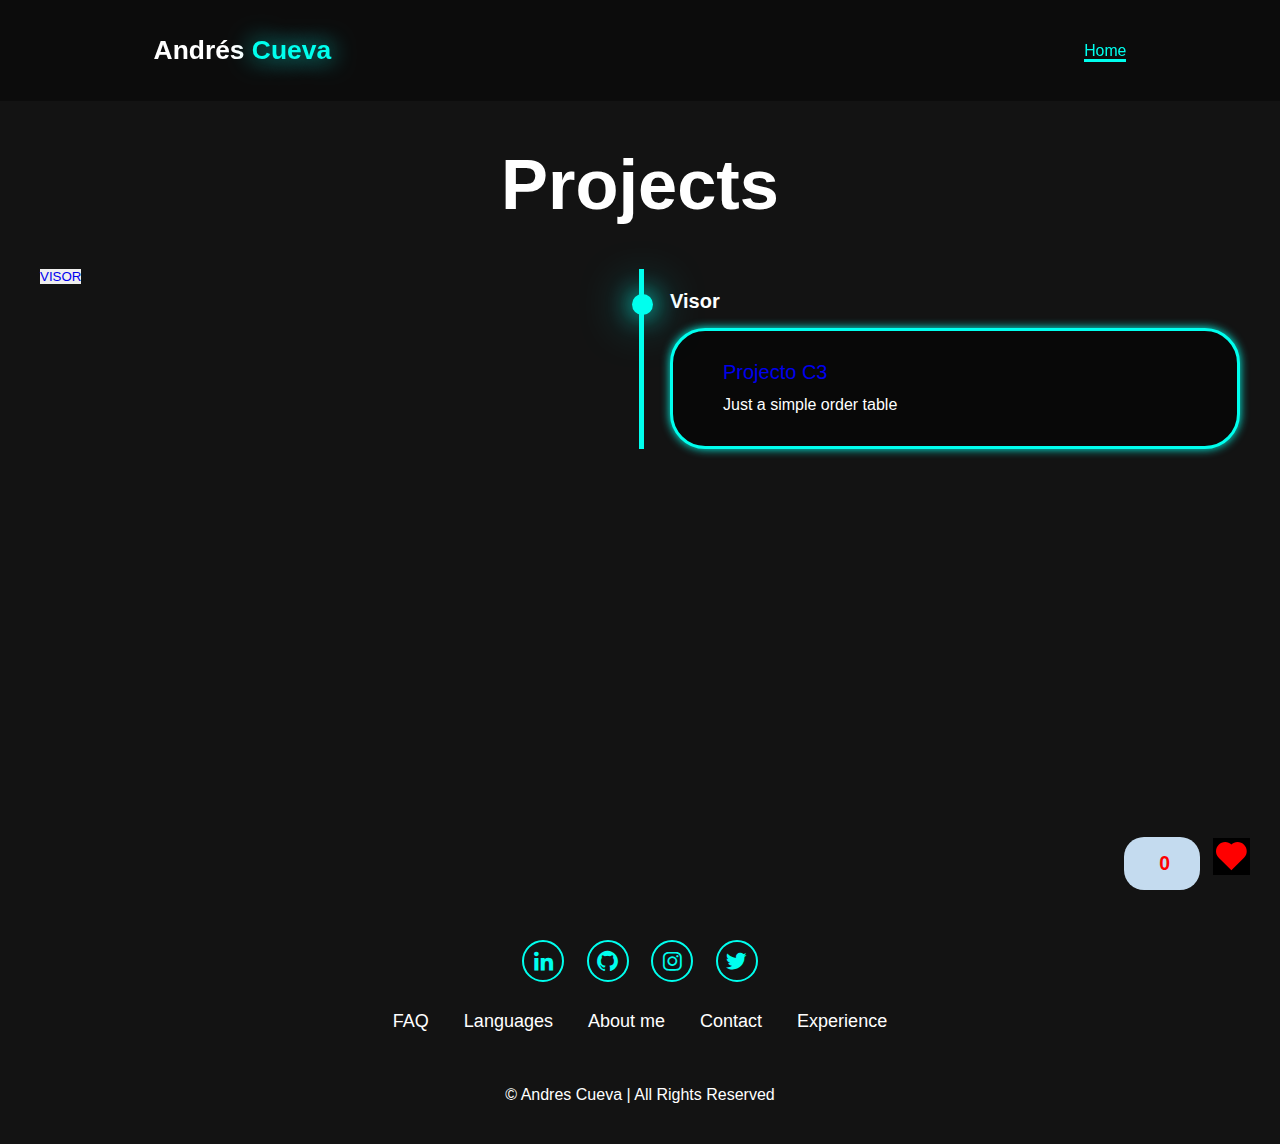
<file: index.html>
<!DOCTYPE html>
<html lang="en">
<head>
    <meta charset="UTF-8">
    <meta name="viewport" content="width=device-width, initial-scale=1.0">
    <title>Andres Cueva</title>
    <link rel="stylesheet" href="./css/styles.css">
    <link href='https://unpkg.com/boxicons@2.1.4/css/boxicons.min.css' rel='stylesheet'>

</head>
<body>
<header class="header">
    <a href="#home" class="logo">Andrés
        <span>Cueva</span></a>

    <i class='bx bx-menu' id="menu-icon"></i>

    <nav class="navbar">
        <a href="#home" class="active">Home</a>
    </nav>
</header>


<section class="education" id="education">
    <h2 class="heading">Projects</h2>
    <div class="timeline-items" >
        <button><a href="https://www.andrescueva.site/visor/">VISOR</a></button>
        <div class="timeline-item">
            <div class="timeline-dot"></div>
                <div class="timeline-date">Visor</div>
                <div class="timeline-content">
                    <h3><a href="https://www.andrescueva.site/visor/">Projecto C3</a></h3>
                    <p> Just a simple order table <br> </p>
                </div>

        </div>
    </div>
</section>
<footer class="footer">
    <div class="social">
        <a href="https://linkedin.com/in/andres-cueva/"><i class='bx bxl-linkedin'></i></a>
        <a href="https://github.com/AndrewJk98"><i class='bx bxl-github'></i></a>
        <a href="#"><i class='bx bxl-instagram'></i></a>
        <a href="#"><i class='bx bxl-twitter'></i></a>
    </div>
    <ul class="list">
        <li><a href="#">FAQ</a></li>
        <li><a href="#">Languages</a></li>
        <li><a href="#">About me</a></li>
        <li><a href="#">Contact</a></li>
        <li><a href="#">Experience</a></li>
    </ul>
    <p class="copyright"> © Andres Cueva | All Rights Reserved</p>
</footer>
<div id="like-counter">
    <span id="like-count">0</span>
</div>
<div id="plus-button">
    <button id="like-btn">
        <i class='bx bxs-heart' ></i>
    </button>
</div>
<script src="js/scripts.js"></script>
</body>
</html>
</file>
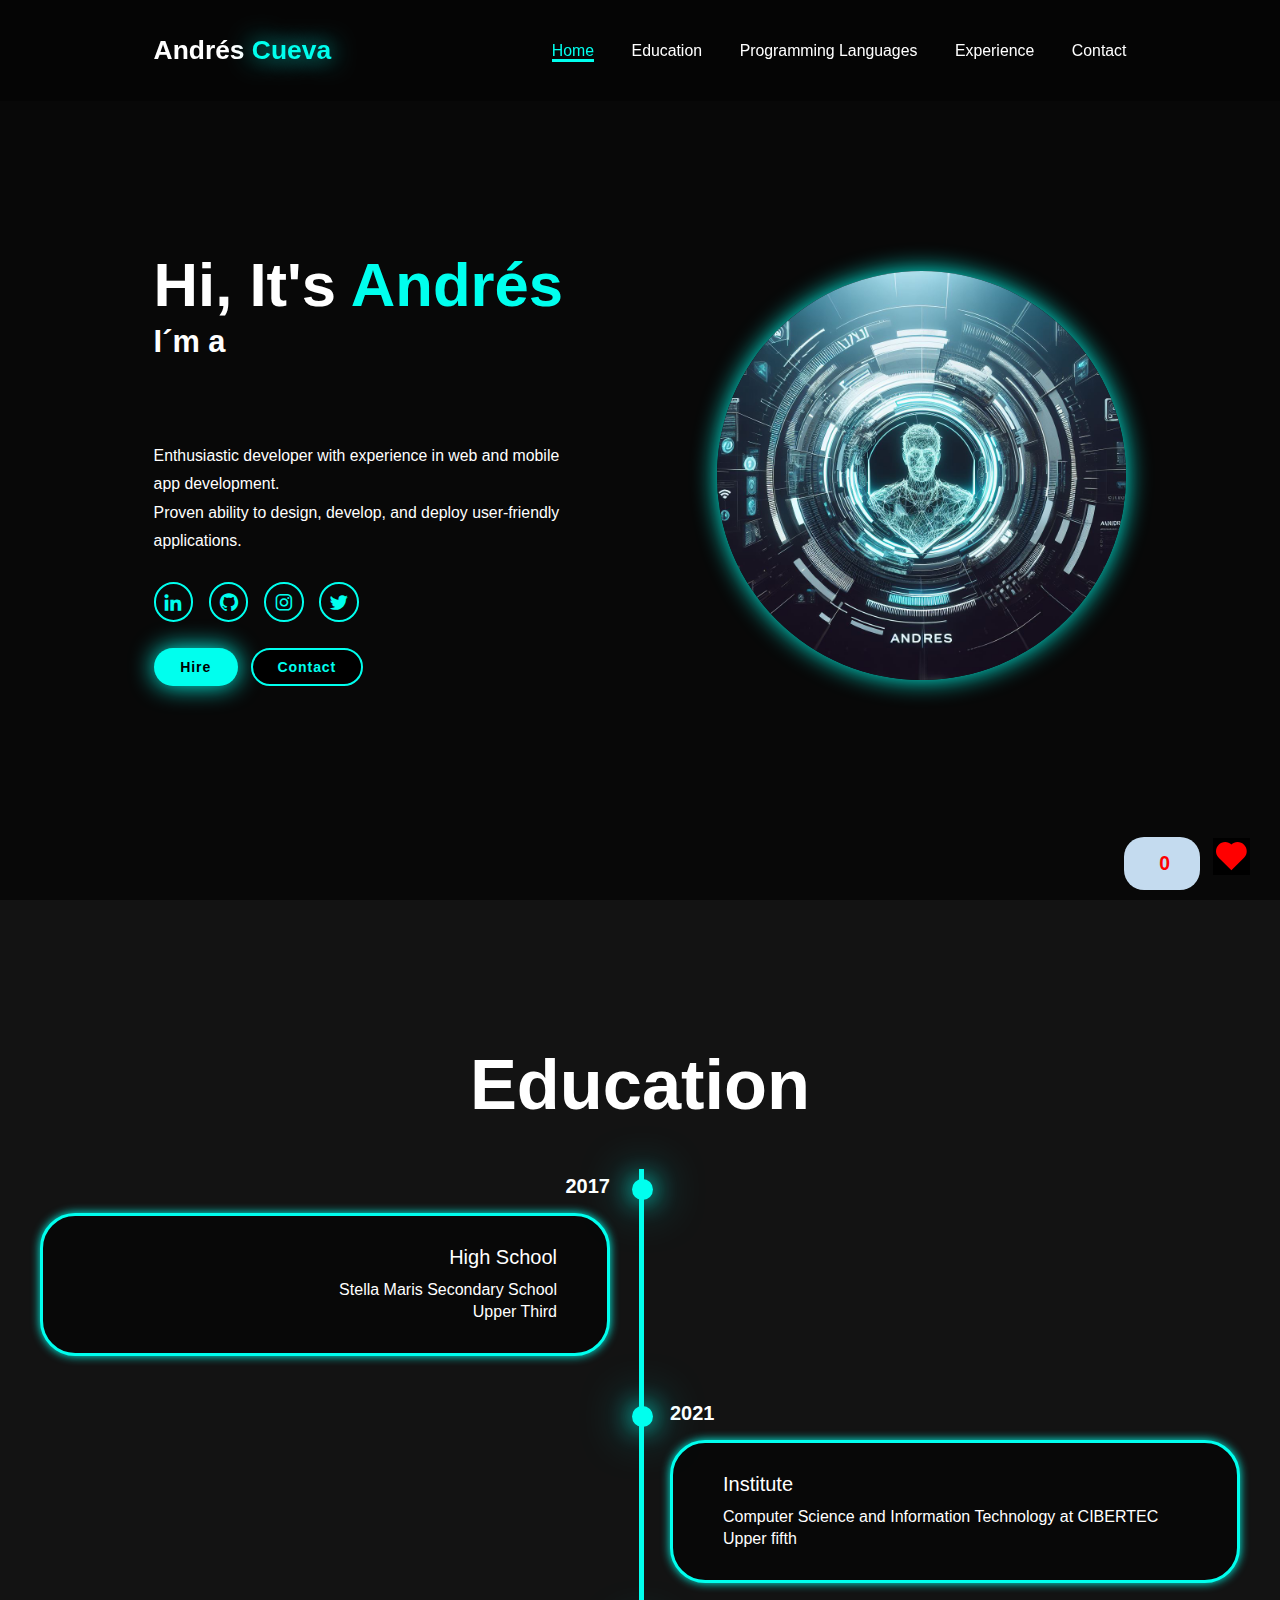
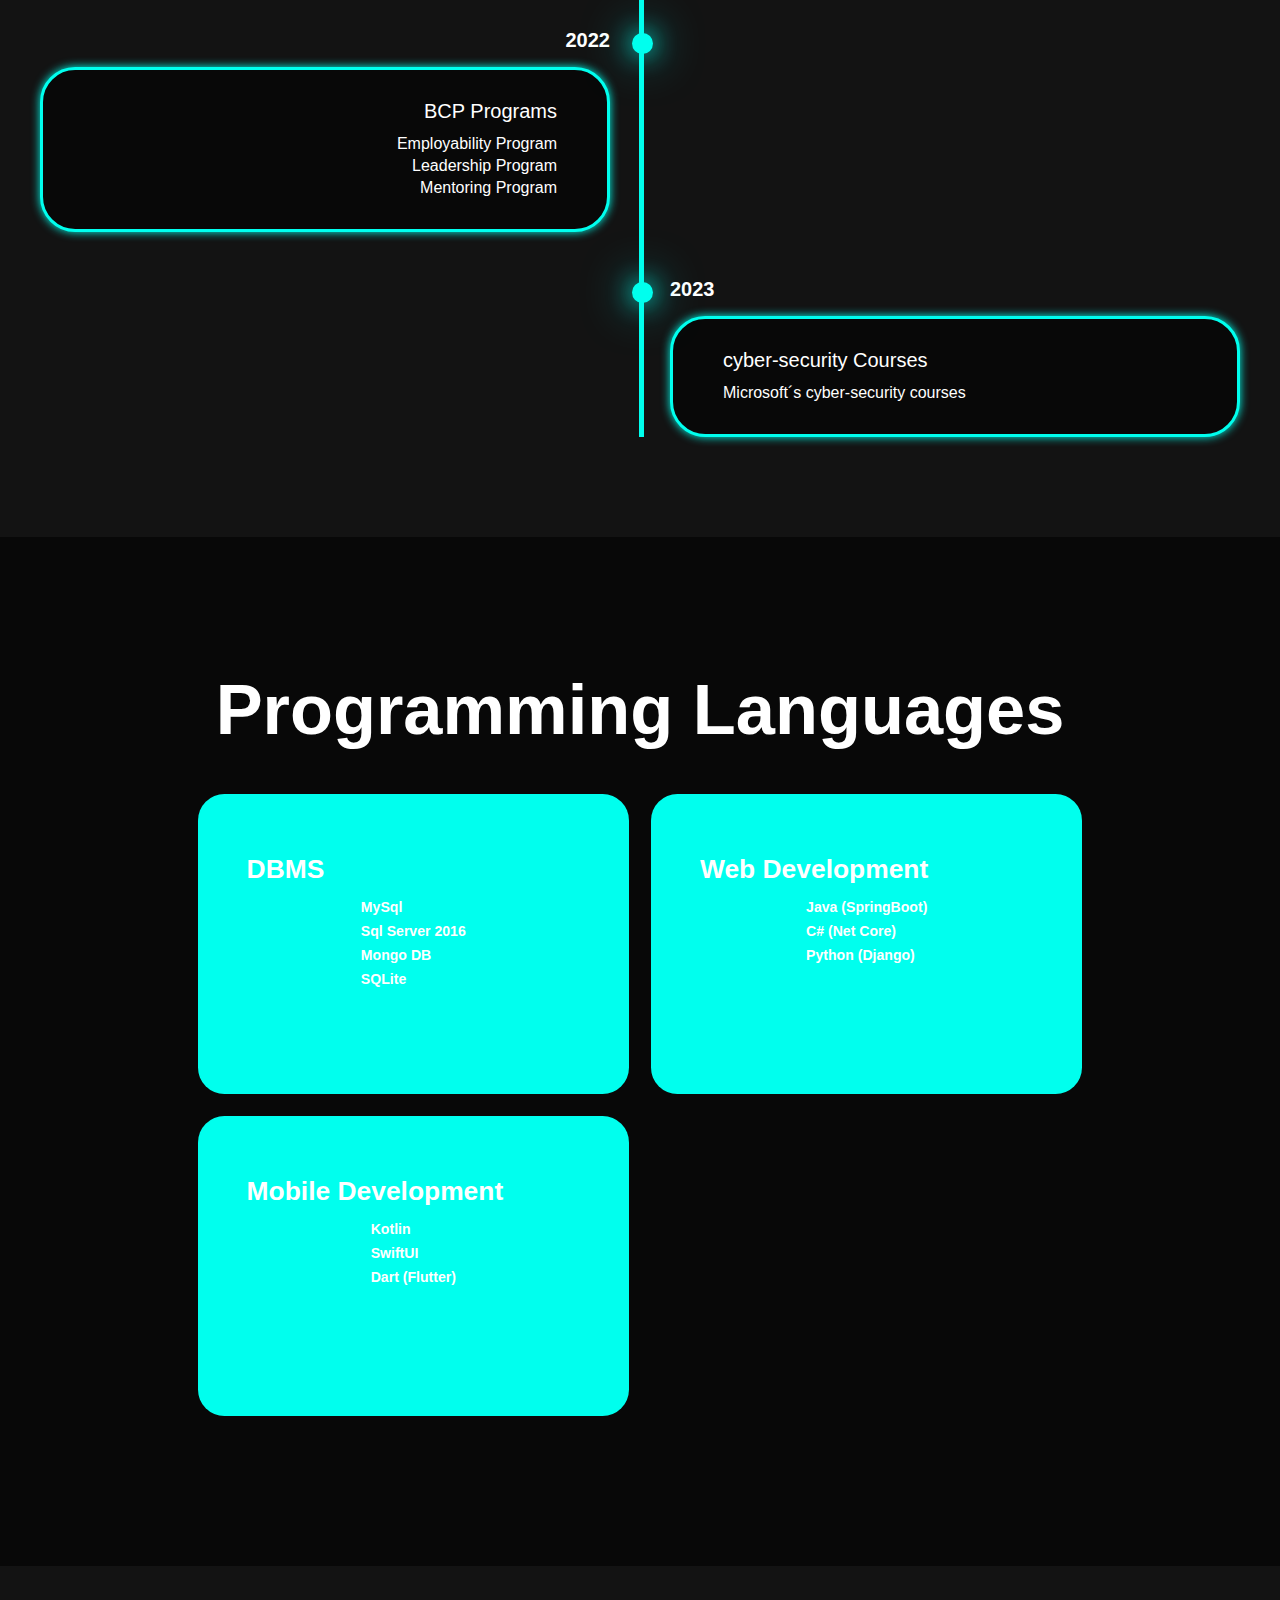
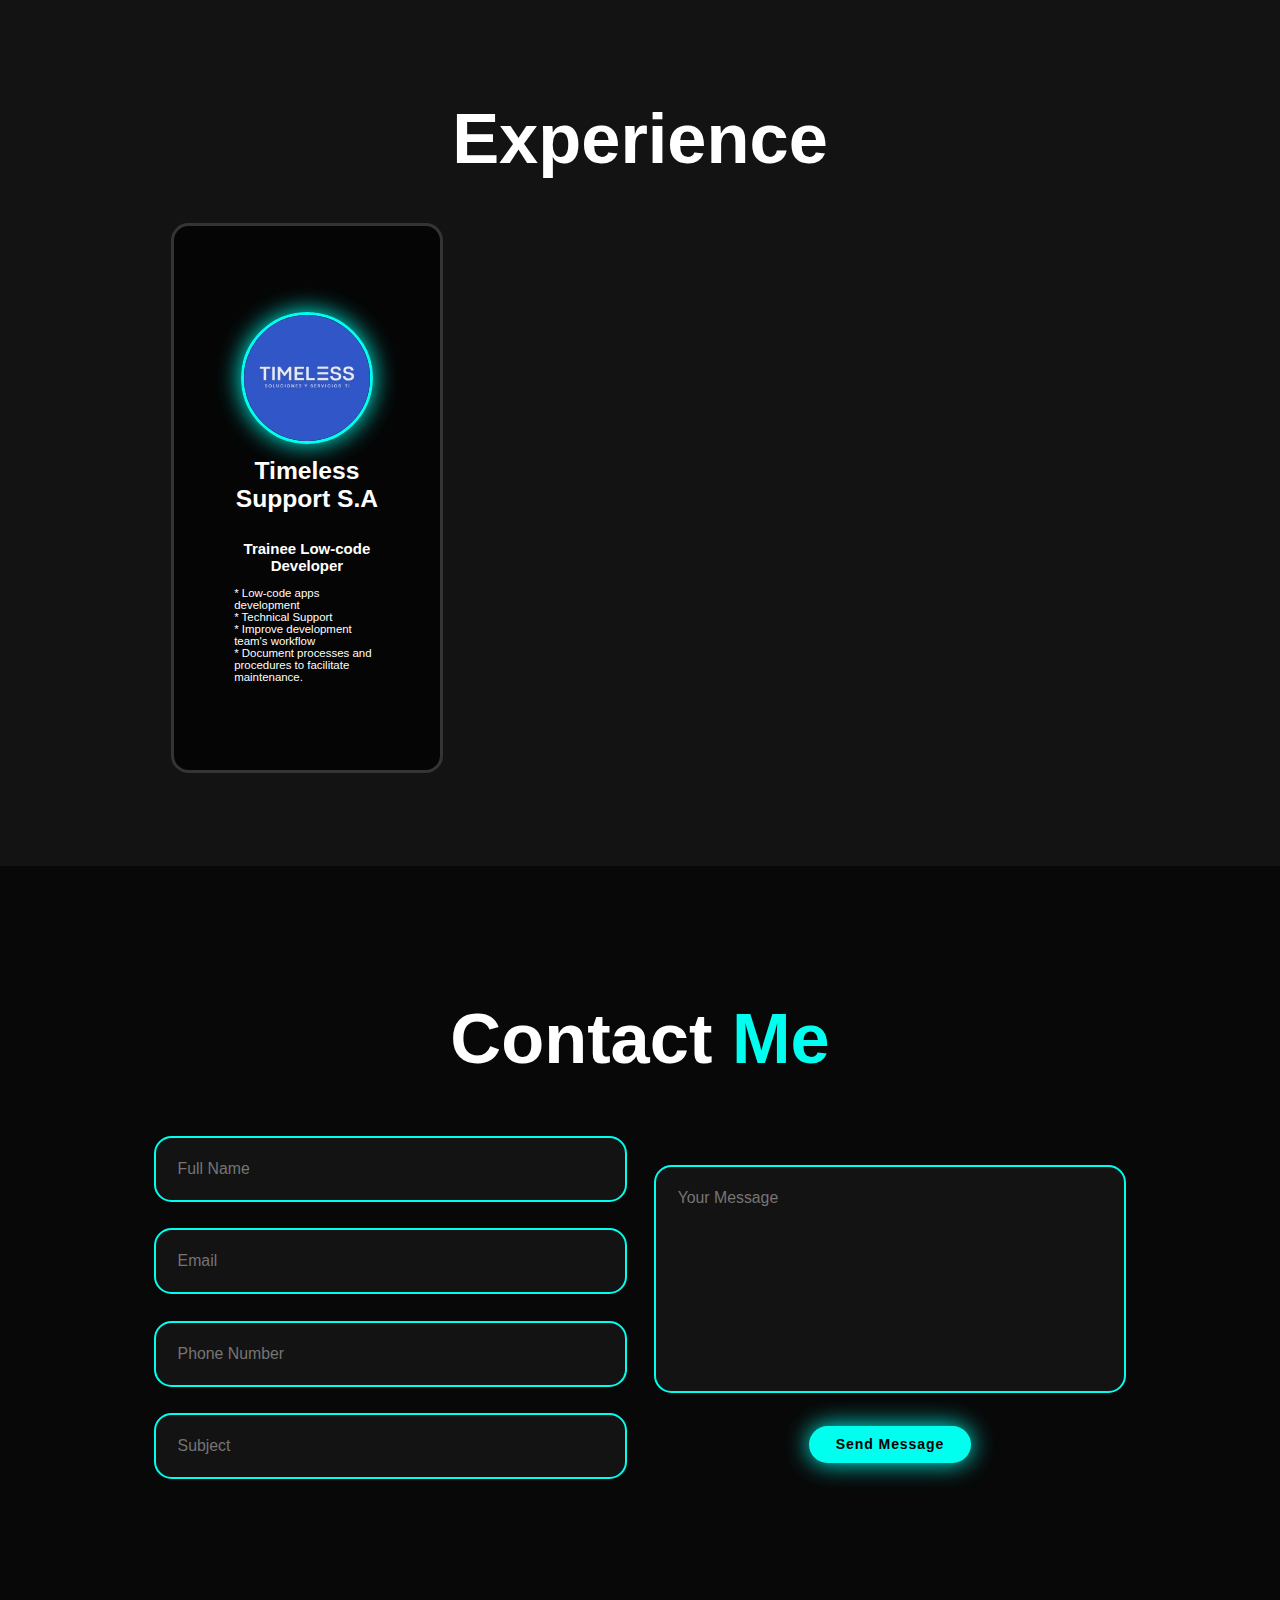
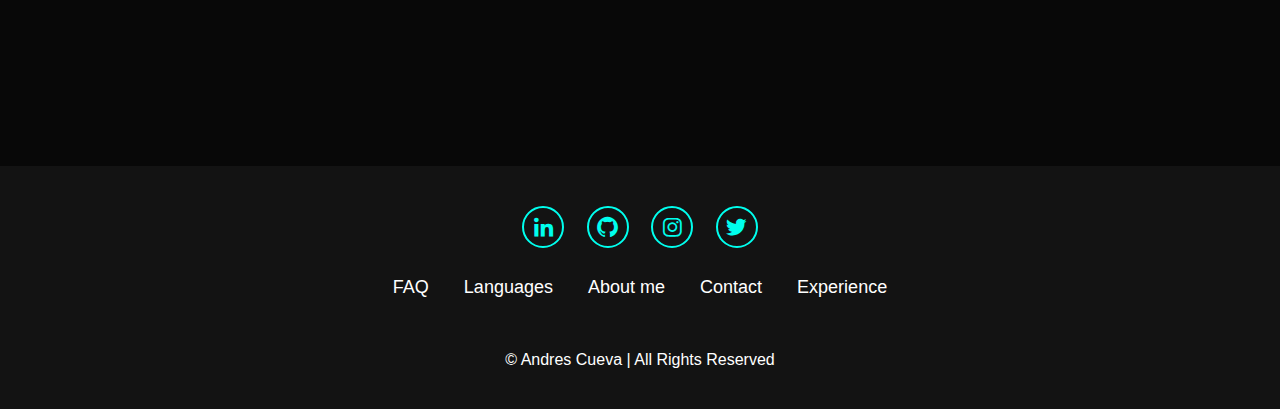
<file: en/index.html>
<!DOCTYPE html>
<html lang="en">
<head>
    <meta charset="UTF-8">
    <meta name="viewport" content="width=device-width, initial-scale=1.0">
    <title>Andres Cueva</title>
    <link rel="stylesheet" href="../css/styles.css">
    <link href='https://unpkg.com/boxicons@2.1.4/css/boxicons.min.css' rel='stylesheet'>
    <!--<link rel="icon" type="image/x-icon" href="../imgs/timeless.png">-->
</head>
<body>
<header class="header">
    <a href="#home" class="logo">Andrés
        <span>Cueva</span></a>

    <i class='bx bx-menu' id="menu-icon"></i>

    <nav class="navbar">
        <a href="#home" class="active">Home</a>
        <a href="#education">Education</a>
        <a href="#languages">Programming Languages</a>
        <a href="#experience">Experience</a>
        <a href="#contact">Contact</a>

    </nav>
</header>

<section class="home" id="home">
    <div class="home-content">
        <h1>Hi, It's <span>Andrés</span></h1>
        <h3 class="text-animation"> I´m a <span></span></h3>
        <p>Enthusiastic developer with experience in web and mobile app development. <br>
           Proven ability to design, develop, and deploy user-friendly applications.</p>

        <div class="social-icons">
            <a href="https://linkedin.com/in/andres-cueva/"><i class='bx bxl-linkedin'></i></a>
            <a href="https://github.com/AndrewJk98"><i class='bx bxl-github'></i></a>
            <a href="#"><i class='bx bxl-instagram'></i></a>
            <a href="#"><i class='bx bxl-twitter'></i></a>
        </div>

        <div class="btn-group">
            <a href="#" class="btn">Hire</a>
            <a href="#contact" class="btn">Contact</a>
        </div>
    </div>
        <div class="home-img">
            <img src="../imgs/imag2.jpeg" alt="">
        </div>
</section>
<section class="education" id="education">
    <h2 class="heading">Education</h2>
    <div class="timeline-items" >
        <div class="timeline-item">
            <div class="timeline-dot"></div>
                <div class="timeline-date">2017</div>
                <div class="timeline-content">
                    <h3>High School</h3>
                    <p>Stella Maris Secondary School <br> Upper Third </p>
                </div>

        </div>
        <div class="timeline-item">
            <div class="timeline-dot"></div>
                <div class="timeline-date">2021</div>
                <div class="timeline-content">
                    <h3>Institute</h3>
                    <p>Computer Science and Information Technology at CIBERTEC <br> Upper fifth</p>
                </div>

        </div>
        <div class="timeline-item">
            <div class="timeline-dot"></div>
                <div class="timeline-date">2022</div>
                <div class="timeline-content">
                    <h3>BCP Programs</h3>
                    <p>
                        Employability Program <br>
                        Leadership Program <br>
                        Mentoring Program
                    </p>
                </div>

        </div>
        <div class="timeline-item">
            <div class="timeline-dot"></div>
                <div class="timeline-date">2023</div>
                <div class="timeline-content" >
                    <h3>cyber-security Courses</h3>
                    <p>Microsoft´s cyber-security courses </p>
                </div>
        </div>
    </div>
</section>
<section class="languages" id="languages">
    <h2 class="heading">Programming Languages</h2>
    <div class="languages-container">
        <div class="language-box">
            <div class="language-info">
                <h4>DBMS</h4>
                <p>
                    MySql <br>
                    Sql Server 2016 <br>
                    Mongo DB <br>
                    SQLite
                </p>
            </div>
        </div>
        <div class="language-box">
            <div class="language-info">
                <h4>Web Development</h4>
                <p>
                    Java (SpringBoot) <br>
                    C# (Net Core) <br>
                    Python (Django)
                </p>
            </div>
        </div>
        <div class="language-box">
            <div class="language-info">
                <h4>Mobile Development</h4>
                <p>
                    Kotlin <br>
                    SwiftUI <br>
                    Dart (Flutter)
                </p>
            </div>
        </div>
    </div>

</section>
<section class="experiences" id="experience">
    <div class="experience-box">
        <h2 class="heading">Experience</h2>
        <div class="wrapper">
            <div class="experience-item">
                <img src="../imgs/timeless.png" alt="">
                <h2>Timeless Support S.A</h2>
                <div class="rating">
                    <!--
                    <div class="stars">
                        <i class='bx bxs-star' > </i>
                        <i class='bx bxs-star' > </i>
                        <i class='bx bxs-star' > </i>
                        <i class='bx bxs-star' > </i>
                        <i class='bx bxs-star' > </i>
                    </div> -->
                </div>
                <h3 style="font-size: 15px">Trainee Low-code Developer</h3>
                <p style="text-align: left">
                    * Low-code apps development <br>
                    * Technical Support <br>
                    * Improve development team's workflow <br>
                    * Document processes and procedures to facilitate maintenance.
                </p>
            </div>
            <!--
            <div class="experience-item">
                <img src="imgs/imag2.jpeg" alt="">
                <h2>Timeless</h2>
                <div class="rating">
                    <div class="stars">
                        <i class='bx bxs-star' > </i>
                        <i class='bx bxs-star' > </i>
                        <i class='bx bxs-star' > </i>
                        <i class='bx bxs-star' > </i>
                        <i class='bx bxs-star' > </i>
                    </div>
                </div>
                <p>Lorem Ipsum is simply dummy text of the printing and typesetting industry. Lorem Ipsum has been the industry's standard dummy text ever since the 1500s, when an unknown printer took a galley of type and scrambled it to make a type specimen book. It has survived not only five centuries, but also the leap into electronic typesetting, remaining essentially unchanged. It was popularised in the 1960s with the release of Letraset sheets containing Lorem Ipsum passages, and more recently with desktop publishing software like Aldus PageMaker including versions of Lorem Ipsum</p>
            </div>
            <div class="experience-item">
                <img src="imgs/imag2.jpeg" alt="">
                <h2>Timeless</h2>
                <div class="rating">
                    <div class="stars">
                        <i class='bx bxs-star' > </i>
                        <i class='bx bxs-star' > </i>
                        <i class='bx bxs-star' > </i>
                        <i class='bx bxs-star' > </i>
                        <i class='bx bxs-star' > </i>
                    </div>
                </div>
                <p>Lorem Ipsum is simply dummy text of the printing and typesetting industry. Lorem Ipsum has been the industry's standard dummy text ever since the 1500s, when an unknown printer took a galley of type and scrambled it to make a type specimen book. It has survived not only five centuries, but also the leap into electronic typesetting, remaining essentially unchanged. It was popularised in the 1960s with the release of Letraset sheets containing Lorem Ipsum passages, and more recently with desktop publishing software like Aldus PageMaker including versions of Lorem Ipsum</p>
            </div>
            -->
        </div>
    </div>

</section>
<section class="contacts" id="contact">
    <h2 class="heading">Contact <span>Me</span></h2>
    <form action="https://formsubmit.co/eliseoandres18@gmail.com" method="post">
        <div class="input-group">
            <div class="input-box">
                <input type="text" name="name" placeholder="Full Name">
                <input type="email" name="email" placeholder="Email">

            </div>
            <div class="input-box">
                <input type="number" name="number" placeholder="Phone Number">
                <input type="text" name="subject" placeholder="Subject">
            </div>
        </div>
        <div class="input-group-2">
            <textarea name="message" id="" cols="30" rows="10" placeholder="Your Message"></textarea>
            <input type="submit" value="Send Message" class="btn">
        </div>
        <input type="hidden" name="_next" value="https://andrewjk98.github.io/Portfolio/">
        <input type="hidden" name="_captcha" value="false">
    </form>
</section>
<footer class="footer">
    <div class="social">
        <a href="https://linkedin.com/in/andres-cueva/"><i class='bx bxl-linkedin'></i></a>
        <a href="https://github.com/AndrewJk98"><i class='bx bxl-github'></i></a>
        <a href="#"><i class='bx bxl-instagram'></i></a>
        <a href="#"><i class='bx bxl-twitter'></i></a>
    </div>
    <ul class="list">
        <li><a href="#">FAQ</a></li>
        <li><a href="#">Languages</a></li>
        <li><a href="#">About me</a></li>
        <li><a href="#">Contact</a></li>
        <li><a href="#">Experience</a></li>
    </ul>
    <p class="copyright"> © Andres Cueva | All Rights Reserved</p>
</footer>
<div id="like-counter">
    <span id="like-count">0</span>
</div>
<div id="plus-button">
    <button id="like-btn">
        <i class='bx bxs-heart' ></i>
    </button>
</div>
<script src="../js/scripts.js"></script>
</body>
</html>
</file>
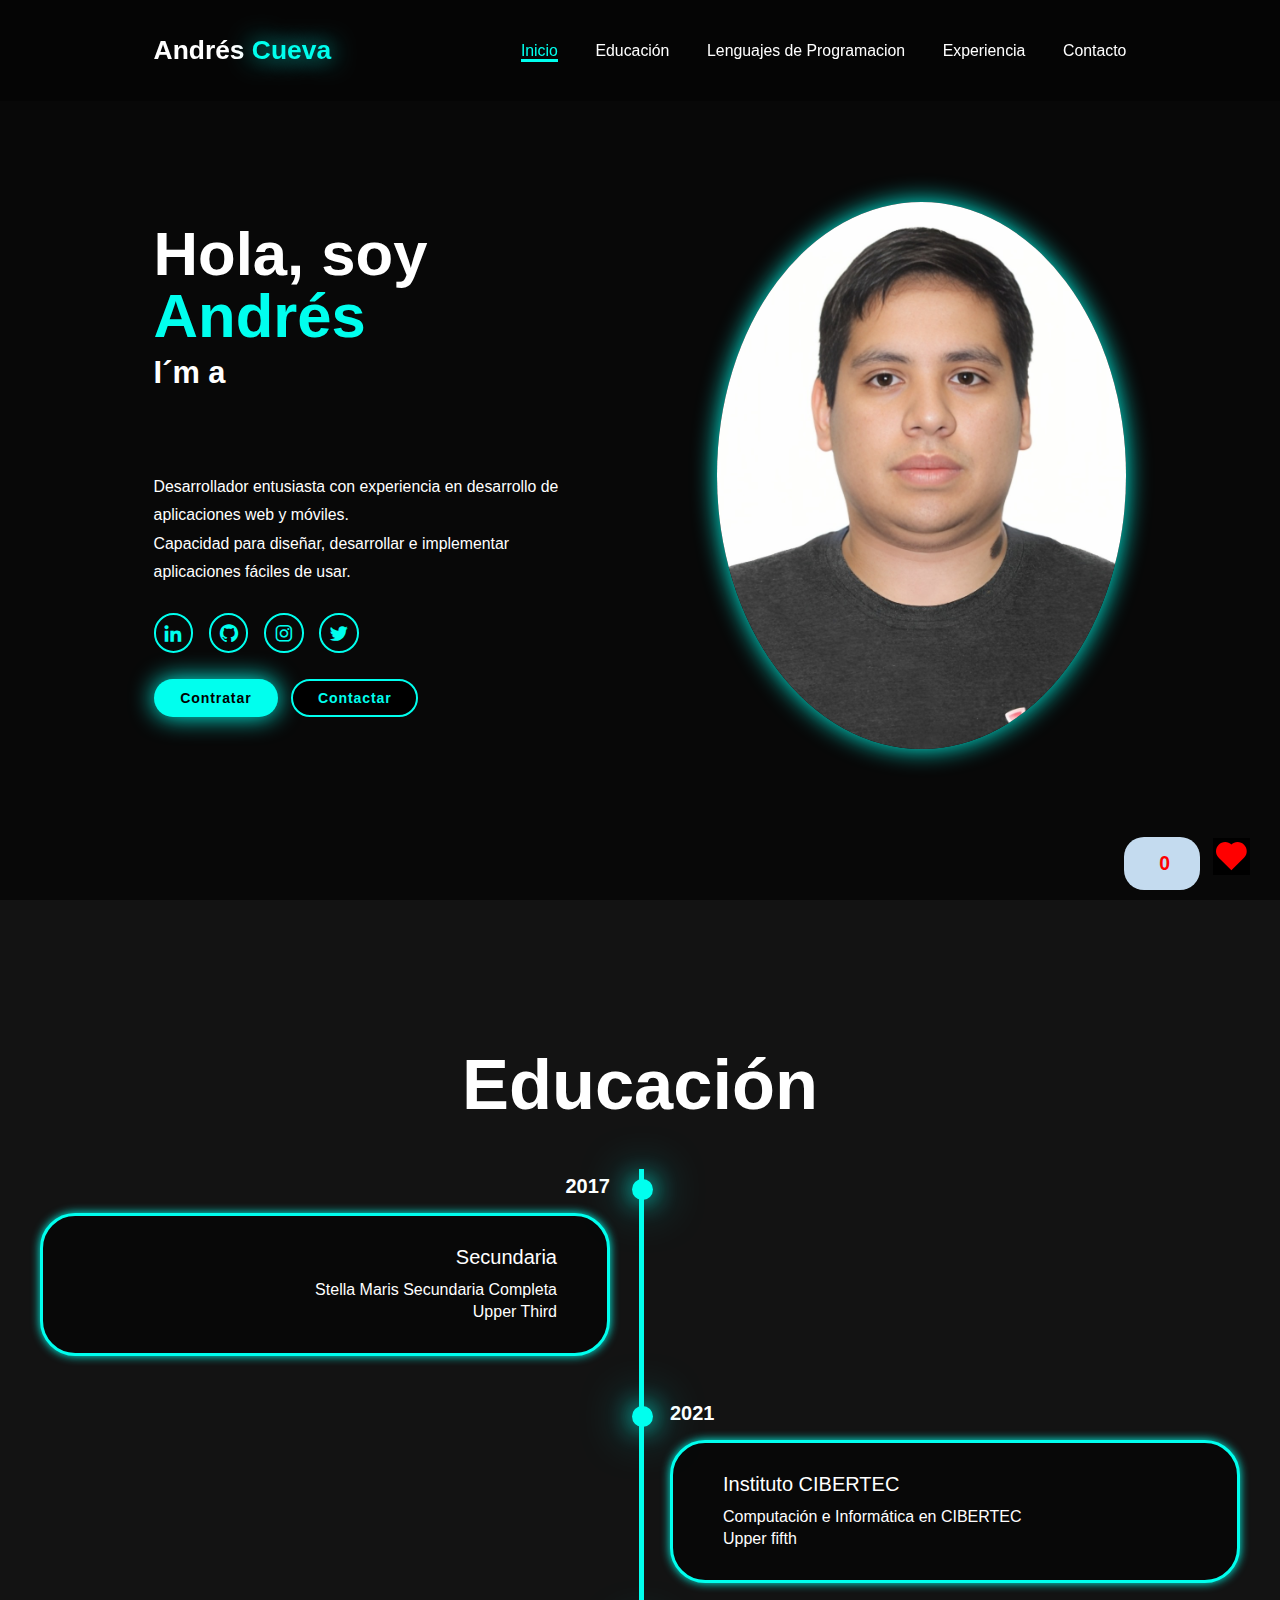
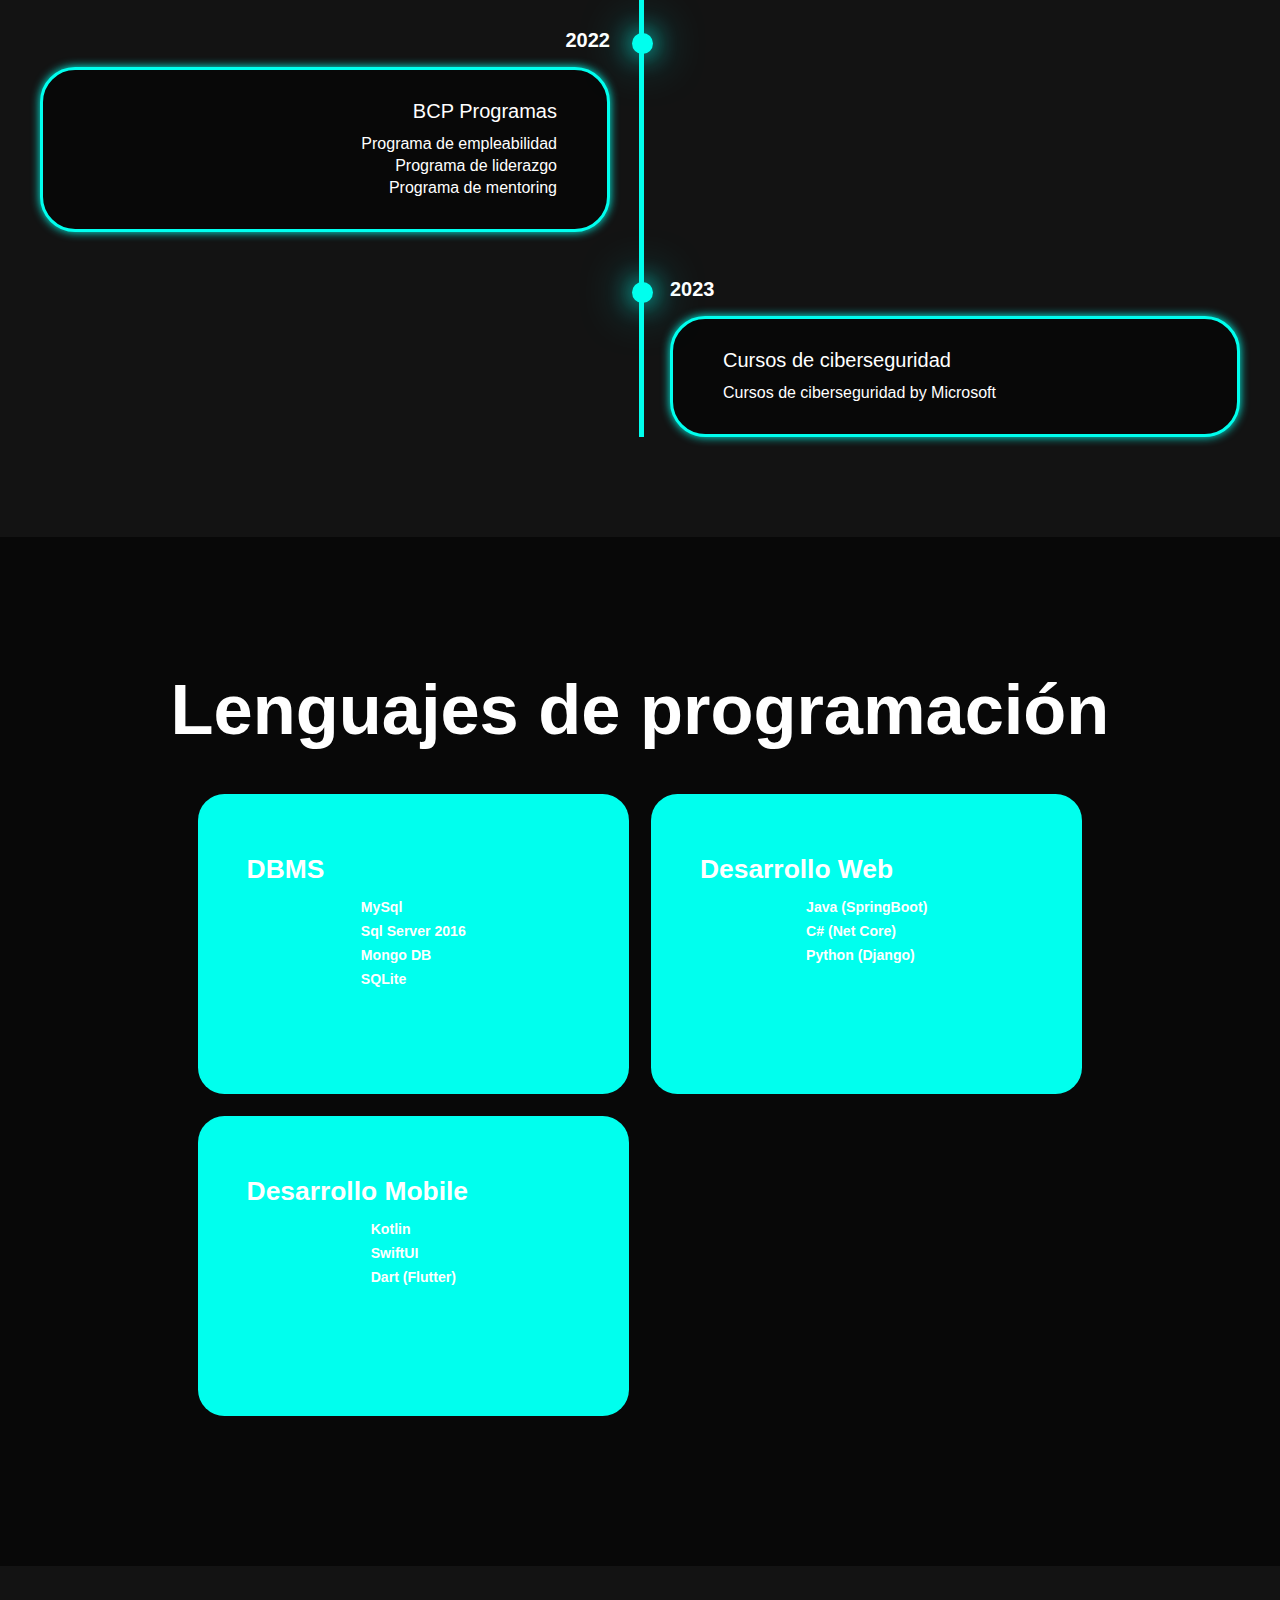
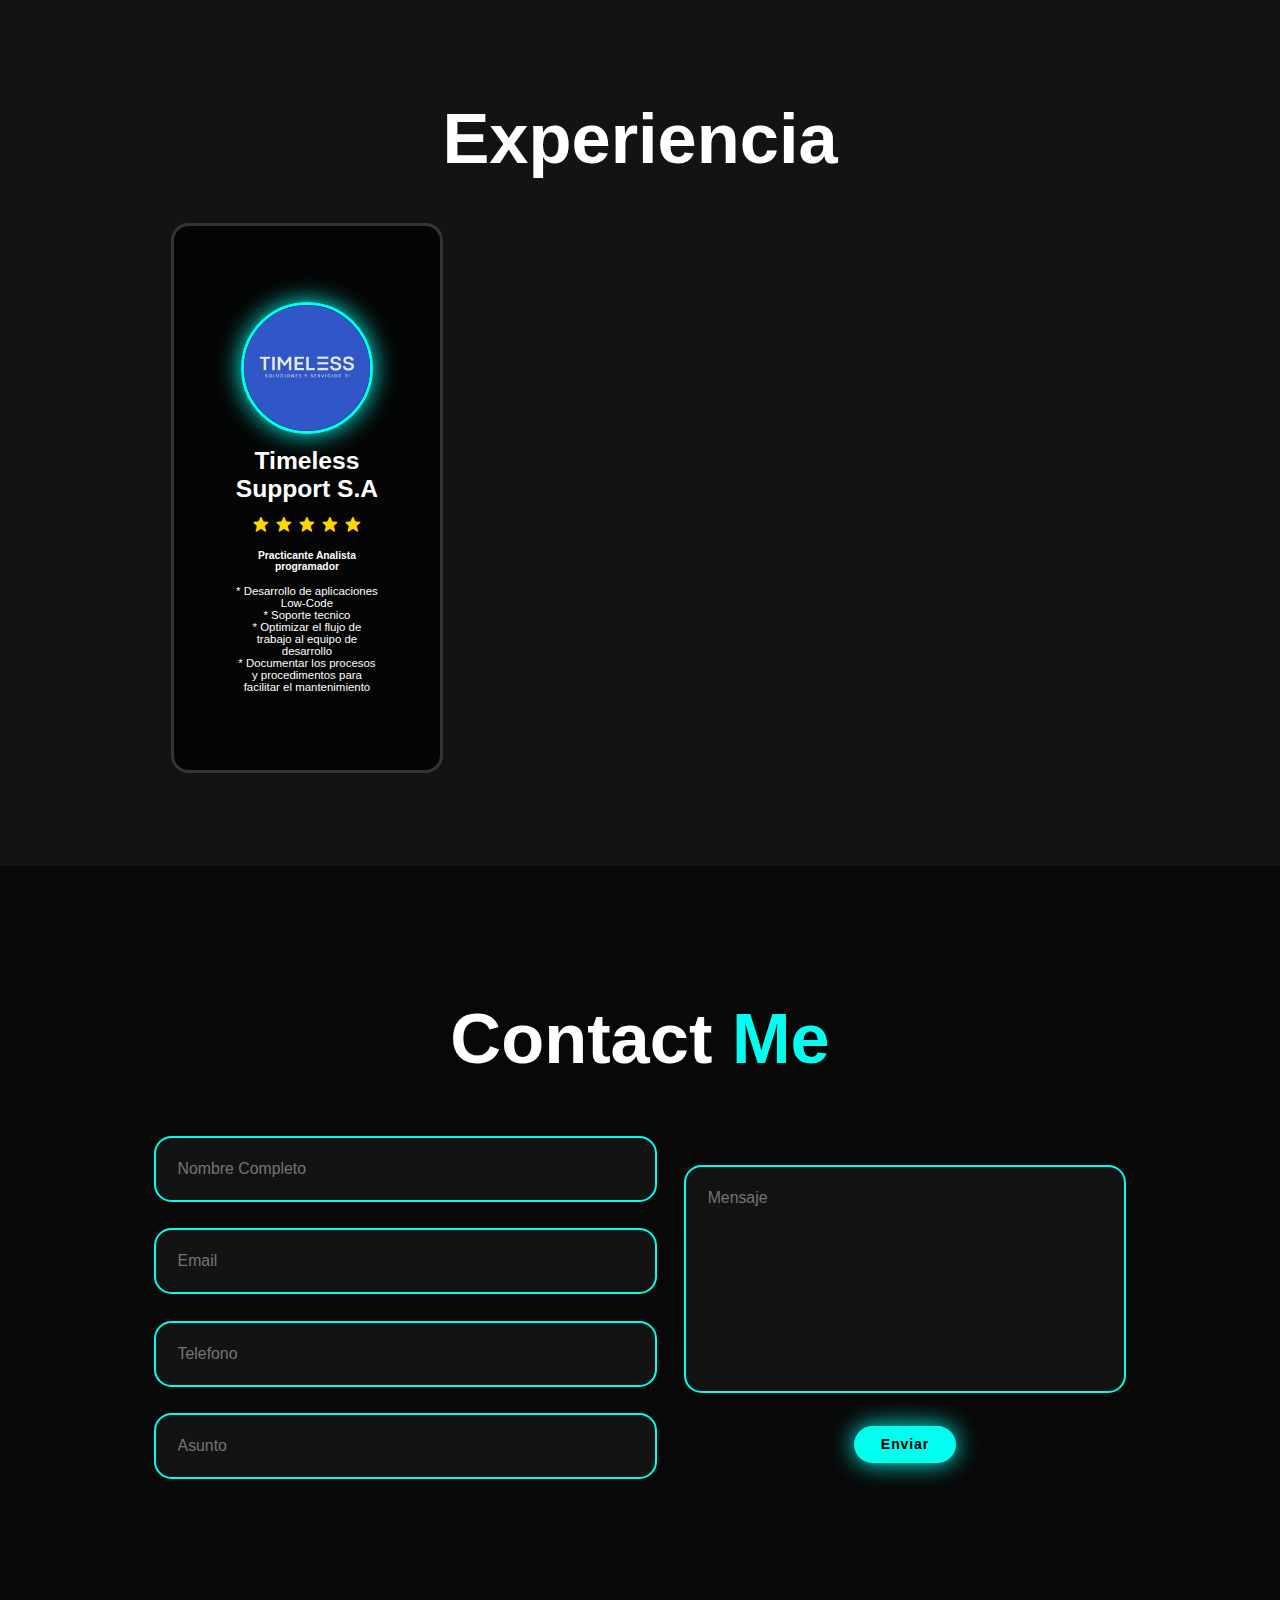
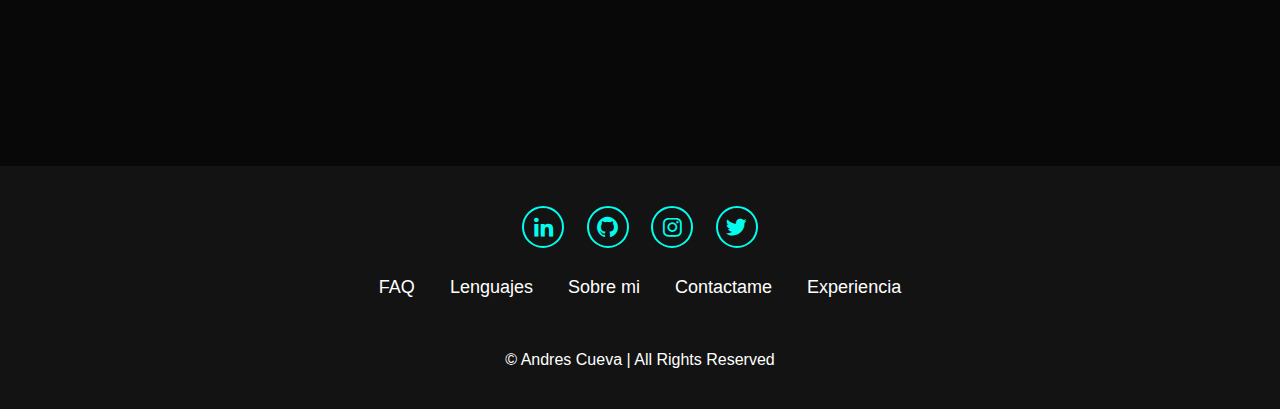
<file: ES/index.html>
<!DOCTYPE html>
<html lang="en">
<head>
    <meta charset="UTF-8">
    <meta name="viewport" content="width=device-width, initial-scale=1.0">
    <title>Andres Cueva</title>
    <link rel="stylesheet" href="../css/styles.css">
    <link href='https://unpkg.com/boxicons@2.1.4/css/boxicons.min.css' rel='stylesheet'>

</head>
<body>
<header class="header">
    <a href="#home" class="logo">Andrés
        <span>Cueva</span></a>

    <i class='bx bx-menu' id="menu-icon"></i>

    <nav class="navbar">
        <a href="#home" class="active">Inicio</a>
        <a href="#education">Educación</a>
        <a href="#languages">Lenguajes de Programacion</a>
        <a href="#experience">Experiencia</a>
        <a href="#contact">Contacto</a>

    </nav>
</header>

<section class="home" id="home">
    <div class="home-content">
        <h1>Hola, soy <span>Andrés</span></h1>
        <h3 class="text-animation"> I´m a <span></span></h3>
        <p>
        Desarrollador entusiasta con experiencia en desarrollo de aplicaciones web y móviles. <br>
        Capacidad para diseñar, desarrollar e implementar aplicaciones fáciles de usar.</p>
        <div class="social-icons">
            <a href="https://linkedin.com/in/andres-cueva/"><i class='bx bxl-linkedin'></i></a>
            <a href="https://github.com/AndrewJk98"><i class='bx bxl-github'></i></a>
            <a href="#"><i class='bx bxl-instagram'></i></a>
            <a href="#"><i class='bx bxl-twitter'></i></a>
        </div>

        <div class="btn-group">
            <a href="#" class="btn">Contratar</a>
            <a href="#contact" class="btn">Contactar</a>
        </div>
    </div>
    <div class="home-img">
        <img src="../imgs/imag1.jpeg" alt="">
    </div>
</section>
<section class="education" id="education">
    <h2 class="heading">Educación</h2>
    <div class="timeline-items" >
        <div class="timeline-item">
            <div class="timeline-dot"></div>
            <div class="timeline-date">2017</div>
            <div class="timeline-content">
                <h3>Secundaria</h3>
                <p>Stella Maris Secundaria Completa <br> Upper Third </p>
            </div>

        </div>
        <div class="timeline-item">
            <div class="timeline-dot"></div>
            <div class="timeline-date">2021</div>
            <div class="timeline-content">
                <h3>Instituto CIBERTEC</h3>
                <p>Computación e Informática en CIBERTEC <br> Upper fifth</p>
            </div>

        </div>
        <div class="timeline-item">
            <div class="timeline-dot"></div>
            <div class="timeline-date">2022</div>
            <div class="timeline-content">
                <h3>BCP Programas</h3>
                <p>
                    Programa de empleabilidad <br>
                    Programa de liderazgo <br>
                    Programa de mentoring
                </p>
            </div>

        </div>
        <div class="timeline-item">
            <div class="timeline-dot"></div>
            <div class="timeline-date">2023</div>
            <div class="timeline-content" >
                <h3>Cursos de ciberseguridad</h3>
                <p>Cursos de ciberseguridad by Microsoft </p>
            </div>
        </div>
    </div>
</section>
<section class="languages" id="languages">
    <h2 class="heading">Lenguajes de programación</h2>
    <div class="languages-container">
        <div class="language-box">
            <div class="language-info">
                <h4>DBMS</h4>
                <p>
                    MySql <br>
                    Sql Server 2016 <br>
                    Mongo DB <br>
                    SQLite
                </p>
            </div>
        </div>
        <div class="language-box">
            <div class="language-info">
                <h4>Desarrollo Web</h4>
                <p>
                    Java (SpringBoot) <br>
                    C# (Net Core) <br>
                    Python (Django)
                </p>
            </div>
        </div>
        <div class="language-box">
            <div class="language-info">
                <h4>Desarrollo Mobile </h4>
                <p>
                    Kotlin <br>
                    SwiftUI <br>
                    Dart (Flutter)
                </p>
            </div>
        </div>
    </div>

</section>
<section class="experiences" id="experience">
    <div class="experience-box">
        <h2 class="heading">Experiencia</h2>
        <div class="wrapper">
            <div class="experience-item">
                <img src="../imgs/timeless.png" alt="">
                <h2>Timeless Support S.A</h2>
                <div class="rating">
                    <div class="stars">
                        <i class='bx bxs-star' > </i>
                        <i class='bx bxs-star' > </i>
                        <i class='bx bxs-star' > </i>
                        <i class='bx bxs-star' > </i>
                        <i class='bx bxs-star' > </i>
                    </div>
                </div>
                <h3>Practicante Analista programador</h3>
                <p>
                    * Desarrollo de aplicaciones Low-Code <br>
                    * Soporte tecnico <br>
                    * Optimizar el flujo de trabajo al equipo de desarrollo <br>
                    * Documentar los procesos y procedimentos para facilitar el mantenimiento
                </p>
            </div>
            <!--
            <div class="experience-item">
                <img src="imgs/imag2.jpeg" alt="">
                <h2>Timeless</h2>
                <div class="rating">
                    <div class="stars">
                        <i class='bx bxs-star' > </i>
                        <i class='bx bxs-star' > </i>
                        <i class='bx bxs-star' > </i>
                        <i class='bx bxs-star' > </i>
                        <i class='bx bxs-star' > </i>
                    </div>
                </div>
                <p>Lorem Ipsum is simply dummy text of the printing and typesetting industry. Lorem Ipsum has been the industry's standard dummy text ever since the 1500s, when an unknown printer took a galley of type and scrambled it to make a type specimen book. It has survived not only five centuries, but also the leap into electronic typesetting, remaining essentially unchanged. It was popularised in the 1960s with the release of Letraset sheets containing Lorem Ipsum passages, and more recently with desktop publishing software like Aldus PageMaker including versions of Lorem Ipsum</p>
            </div>
            <div class="experience-item">
                <img src="imgs/imag2.jpeg" alt="">
                <h2>Timeless</h2>
                <div class="rating">
                    <div class="stars">
                        <i class='bx bxs-star' > </i>
                        <i class='bx bxs-star' > </i>
                        <i class='bx bxs-star' > </i>
                        <i class='bx bxs-star' > </i>
                        <i class='bx bxs-star' > </i>
                    </div>
                </div>
                <p>Lorem Ipsum is simply dummy text of the printing and typesetting industry. Lorem Ipsum has been the industry's standard dummy text ever since the 1500s, when an unknown printer took a galley of type and scrambled it to make a type specimen book. It has survived not only five centuries, but also the leap into electronic typesetting, remaining essentially unchanged. It was popularised in the 1960s with the release of Letraset sheets containing Lorem Ipsum passages, and more recently with desktop publishing software like Aldus PageMaker including versions of Lorem Ipsum</p>
            </div>
            -->
        </div>
    </div>

</section>
<section class="contacts" id="contact">
    <h2 class="heading">Contact <span>Me</span></h2>
    <form action="" method="post">
        <div class="input-group">
            <div class="input-box">
                <input type="text" placeholder="Nombre Completo">
                <input type="email" placeholder="Email">

            </div>
            <div class="input-box">
                <input type="number" placeholder="Telefono">
                <input type="text" placeholder="Asunto">
            </div>
        </div>
        <div class="input-group-2">
            <textarea name="" id="" cols="30" rows="10" placeholder="Mensaje"></textarea>
            <input type="submit" value="Enviar" class="btn">
        </div>
    </form>
</section>
<footer class="footer">
    <div class="social">
        <a href="https://linkedin.com/in/andres-cueva/"><i class='bx bxl-linkedin'></i></a>
        <a href="https://github.com/AndrewJk98"><i class='bx bxl-github'></i></a>
        <a href="#"><i class='bx bxl-instagram'></i></a>
        <a href="#"><i class='bx bxl-twitter'></i></a>
    </div>
    <ul class="list">
        <li><a href="#">FAQ</a></li>
        <li><a href="#">Lenguajes</a></li>
        <li><a href="#">Sobre mi</a></li>
        <li><a href="#">Contactame</a></li>
        <li><a href="#">Experiencia</a></li>
    </ul>
    <p class="copyright"> © Andres Cueva | All Rights Reserved</p>
</footer>
<div id="like-counter">
    <span id="like-count">0</span>
</div>
<div id="plus-button">
    <button id="like-btn">
        <i class='bx bxs-heart' ></i>
    </button>
</div>




<script src="../js/scripts.js"></script>
</body>
</html>
</file>
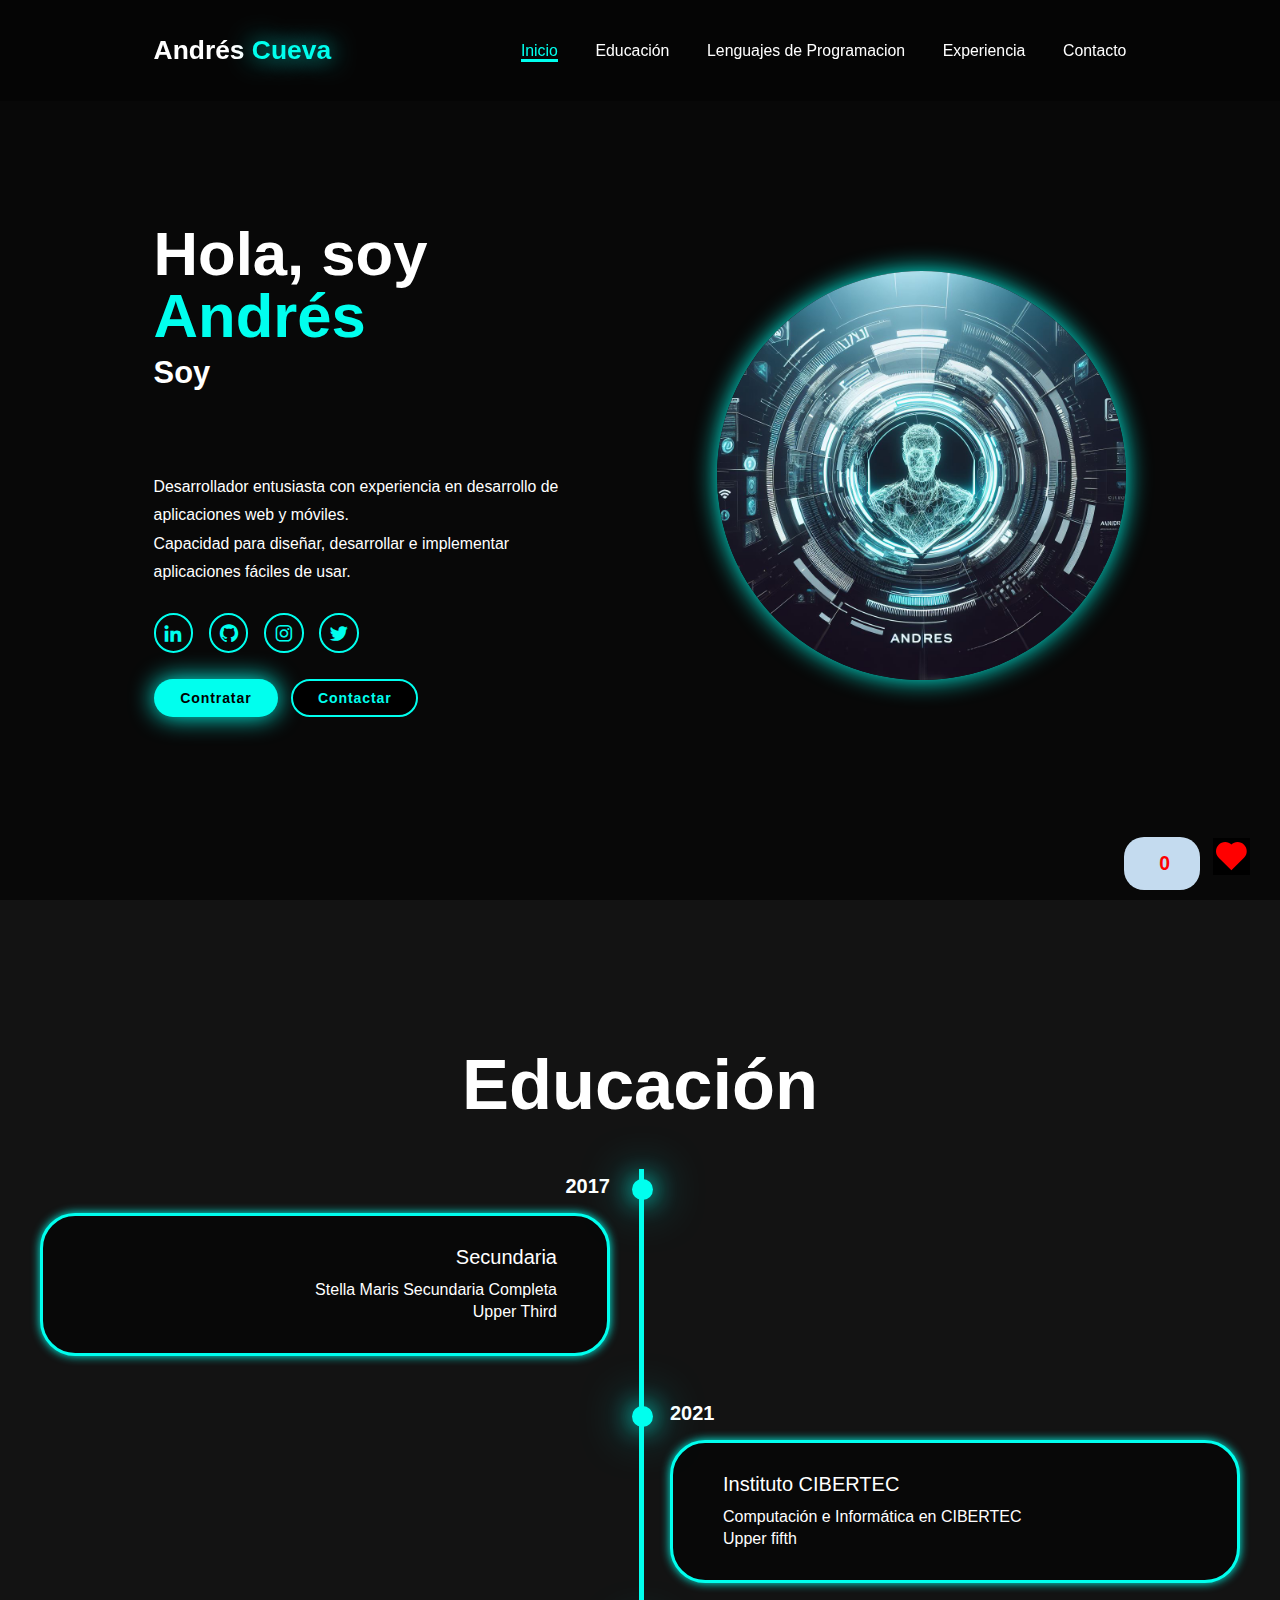
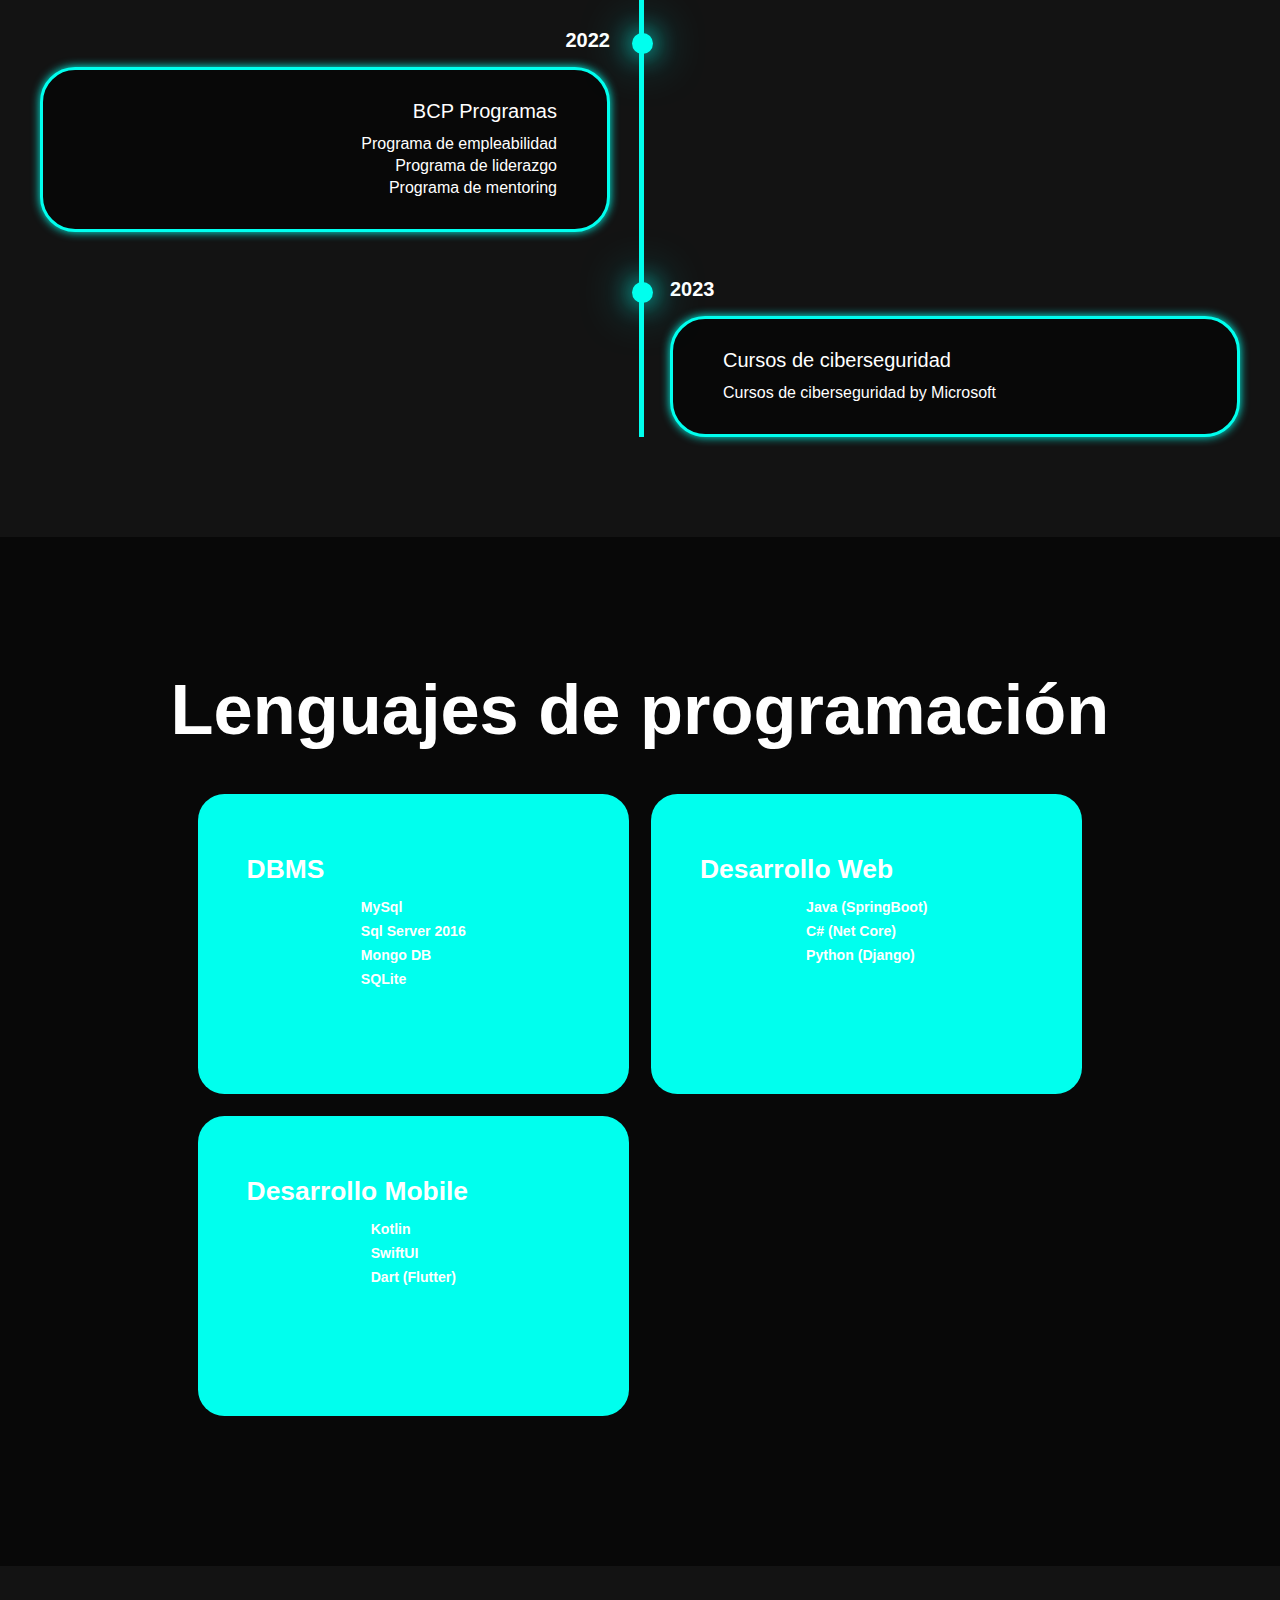
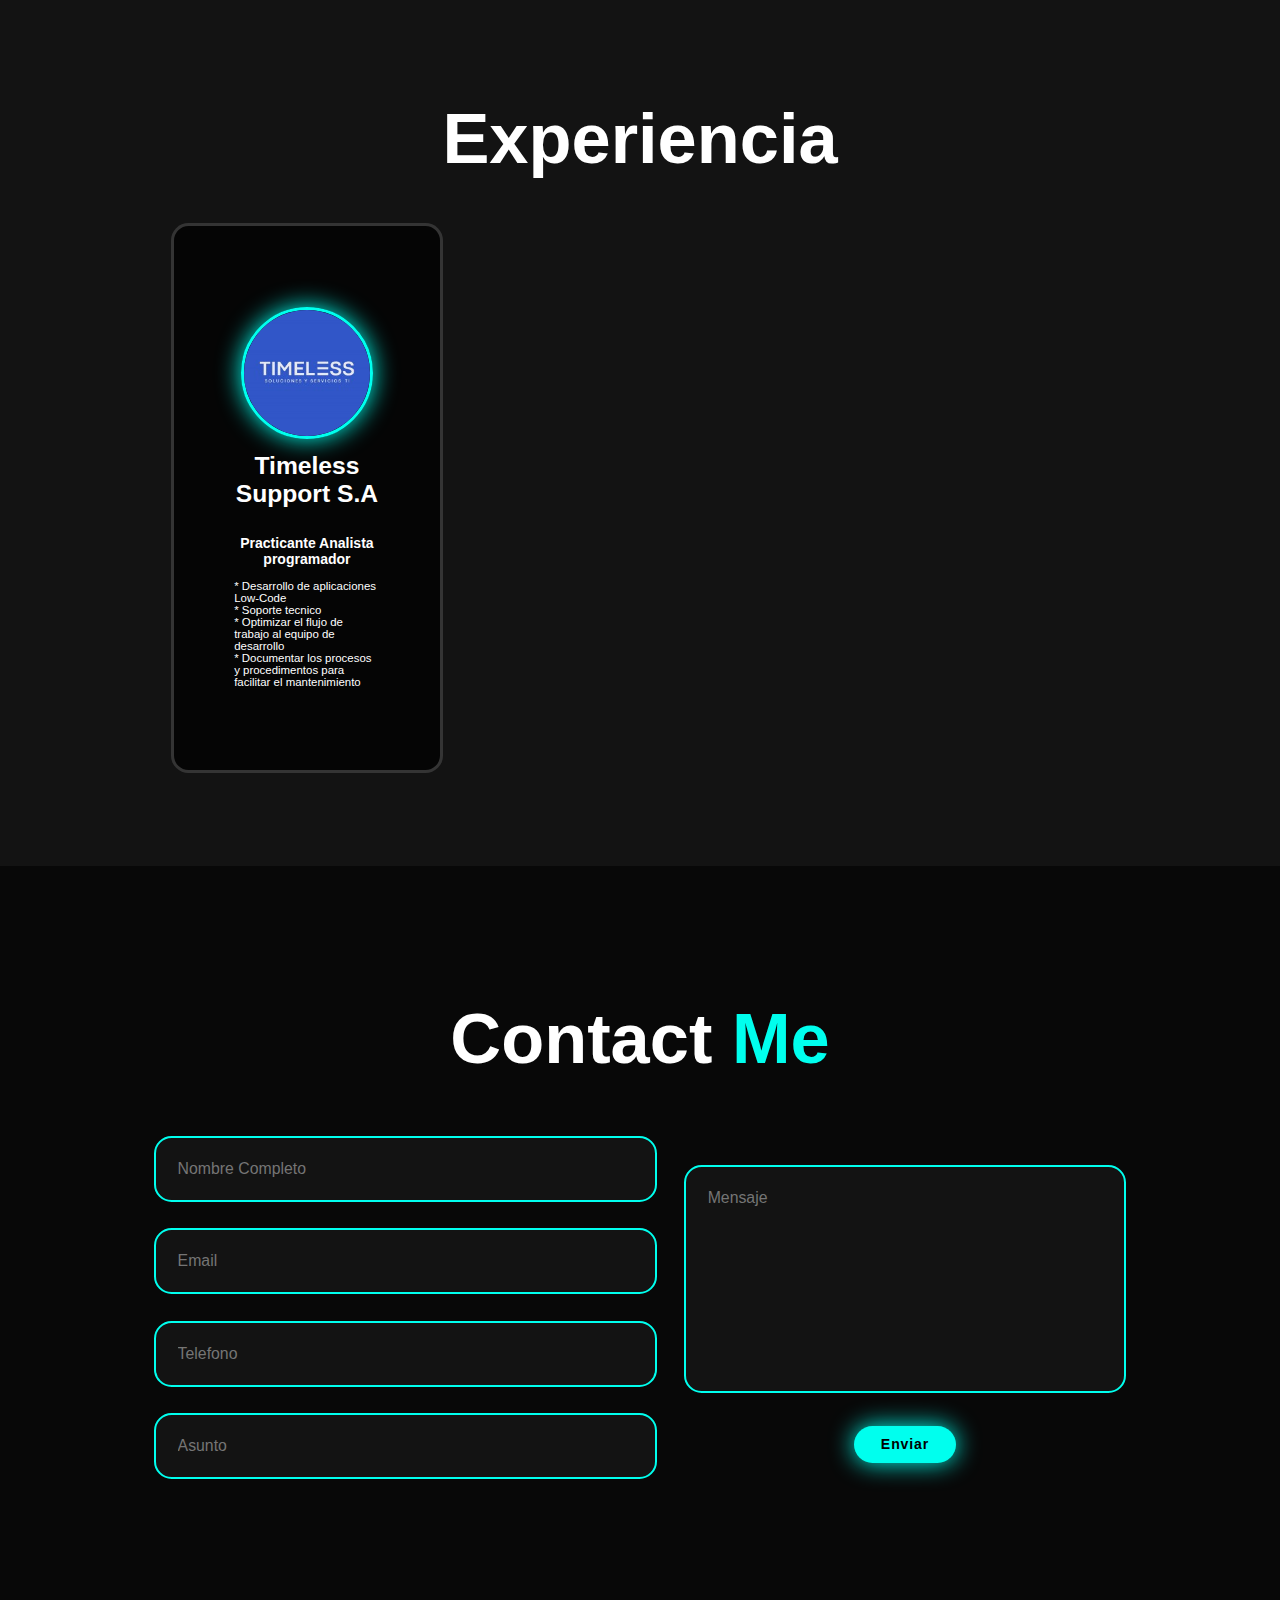
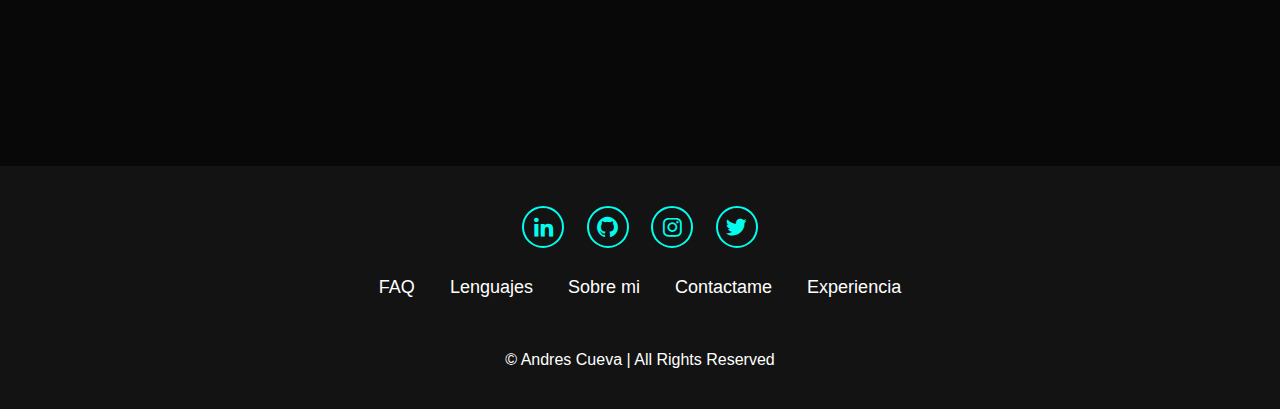
<file: es/index.html>
<!DOCTYPE html>
<html lang="en">
<head>
    <meta charset="UTF-8">
    <meta name="viewport" content="width=device-width, initial-scale=1.0">
    <title>Andres Cueva</title>
    <link rel="stylesheet" href="../css/styles.css">
    <link href='https://unpkg.com/boxicons@2.1.4/css/boxicons.min.css' rel='stylesheet'>

</head>
<body>
<header class="header">
    <a href="#home" class="logo">Andrés
        <span>Cueva</span></a>

    <i class='bx bx-menu' id="menu-icon"></i>

    <nav class="navbar">
        <a href="#home" class="active">Inicio</a>
        <a href="#education">Educación</a>
        <a href="#languages">Lenguajes de Programacion</a>
        <a href="#experience">Experiencia</a>
        <a href="#contact">Contacto</a>

    </nav>
</header>

<section class="home" id="home">
    <div class="home-content">
        <h1>Hola, soy <span>Andrés</span></h1>
        <h3 class="text-animation"> Soy <span></span></h3>
        <p>
        Desarrollador entusiasta con experiencia en desarrollo de aplicaciones web y móviles. <br>
        Capacidad para diseñar, desarrollar e implementar aplicaciones fáciles de usar.</p>
        <div class="social-icons">
            <a href="https://linkedin.com/in/andres-cueva/"><i class='bx bxl-linkedin'></i></a>
            <a href="https://github.com/AndrewJk98"><i class='bx bxl-github'></i></a>
            <a href="#"><i class='bx bxl-instagram'></i></a>
            <a href="#"><i class='bx bxl-twitter'></i></a>
        </div>

        <div class="btn-group">
            <a href="#" class="btn">Contratar</a>
            <a href="#contact" class="btn">Contactar</a>
        </div>
    </div>
    <div class="home-img">
        <img src="../imgs/imag2.jpeg" alt="">
    </div>
</section>
<section class="education" id="education">
    <h2 class="heading">Educación</h2>
    <div class="timeline-items" >
        <div class="timeline-item">
            <div class="timeline-dot"></div>
            <div class="timeline-date">2017</div>
            <div class="timeline-content">
                <h3>Secundaria</h3>
                <p>Stella Maris Secundaria Completa <br> Upper Third </p>
            </div>

        </div>
        <div class="timeline-item">
            <div class="timeline-dot"></div>
            <div class="timeline-date">2021</div>
            <div class="timeline-content">
                <h3>Instituto CIBERTEC</h3>
                <p>Computación e Informática en CIBERTEC <br> Upper fifth</p>
            </div>

        </div>
        <div class="timeline-item">
            <div class="timeline-dot"></div>
            <div class="timeline-date">2022</div>
            <div class="timeline-content">
                <h3>BCP Programas</h3>
                <p>
                    Programa de empleabilidad <br>
                    Programa de liderazgo <br>
                    Programa de mentoring
                </p>
            </div>

        </div>
        <div class="timeline-item">
            <div class="timeline-dot"></div>
            <div class="timeline-date">2023</div>
            <div class="timeline-content" >
                <h3>Cursos de ciberseguridad</h3>
                <p>Cursos de ciberseguridad by Microsoft </p>
            </div>
        </div>
    </div>
</section>
<section class="languages" id="languages">
    <h2 class="heading">Lenguajes de programación</h2>
    <div class="languages-container">
        <div class="language-box">
            <div class="language-info">
                <h4>DBMS</h4>
                <p>
                    MySql <br>
                    Sql Server 2016 <br>
                    Mongo DB <br>
                    SQLite
                </p>
            </div>
        </div>
        <div class="language-box">
            <div class="language-info">
                <h4>Desarrollo Web</h4>
                <p>
                    Java (SpringBoot) <br>
                    C# (Net Core) <br>
                    Python (Django)
                </p>
            </div>
        </div>
        <div class="language-box">
            <div class="language-info">
                <h4>Desarrollo Mobile </h4>
                <p>
                    Kotlin <br>
                    SwiftUI <br>
                    Dart (Flutter)
                </p>
            </div>
        </div>
    </div>

</section>
<section class="experiences" id="experience">
    <div class="experience-box">
        <h2 class="heading">Experiencia</h2>
        <div class="wrapper">
            <div class="experience-item">
                <img src="../imgs/timeless.png" alt="">
                <h2>Timeless Support S.A</h2>
                <div class="rating">
                    <!--<div class="stars">
                        <i class='bx bxs-star' > </i>
                        <i class='bx bxs-star' > </i>
                        <i class='bx bxs-star' > </i>
                        <i class='bx bxs-star' > </i>
                        <i class='bx bxs-star' > </i>
                    </div>-->
                </div>
                <h3 style="font-size: 14px">Practicante Analista programador</h3>
                <p style="text-align: left">
                    * Desarrollo de aplicaciones Low-Code <br>
                    * Soporte tecnico <br>
                    * Optimizar el flujo de trabajo al equipo de desarrollo <br>
                    * Documentar los procesos y procedimentos para facilitar el mantenimiento
                </p>
            </div>
            <!--
            <div class="experience-item">
                <img src="imgs/imag2.jpeg" alt="">
                <h2>Timeless</h2>
                <div class="rating">
                    <div class="stars">
                        <i class='bx bxs-star' > </i>
                        <i class='bx bxs-star' > </i>
                        <i class='bx bxs-star' > </i>
                        <i class='bx bxs-star' > </i>
                        <i class='bx bxs-star' > </i>
                    </div>
                </div>
                <p>Lorem Ipsum is simply dummy text of the printing and typesetting industry. Lorem Ipsum has been the industry's standard dummy text ever since the 1500s, when an unknown printer took a galley of type and scrambled it to make a type specimen book. It has survived not only five centuries, but also the leap into electronic typesetting, remaining essentially unchanged. It was popularised in the 1960s with the release of Letraset sheets containing Lorem Ipsum passages, and more recently with desktop publishing software like Aldus PageMaker including versions of Lorem Ipsum</p>
            </div>
            <div class="experience-item">
                <img src="imgs/imag2.jpeg" alt="">
                <h2>Timeless</h2>
                <div class="rating">
                    <div class="stars">
                        <i class='bx bxs-star' > </i>
                        <i class='bx bxs-star' > </i>
                        <i class='bx bxs-star' > </i>
                        <i class='bx bxs-star' > </i>
                        <i class='bx bxs-star' > </i>
                    </div>
                </div>
                <p>Lorem Ipsum is simply dummy text of the printing and typesetting industry. Lorem Ipsum has been the industry's standard dummy text ever since the 1500s, when an unknown printer took a galley of type and scrambled it to make a type specimen book. It has survived not only five centuries, but also the leap into electronic typesetting, remaining essentially unchanged. It was popularised in the 1960s with the release of Letraset sheets containing Lorem Ipsum passages, and more recently with desktop publishing software like Aldus PageMaker including versions of Lorem Ipsum</p>
            </div>
            -->
        </div>
    </div>

</section>
<section class="contacts" id="contact">
    <h2 class="heading">Contact <span>Me</span></h2>
    <form action="https://formsubmit.co/eliseoandres18@gmail.com" method="post">
        <div class="input-group">
            <div class="input-box">
                <input type="text" name="nombres" placeholder="Nombre Completo">
                <input type="email" name="email" placeholder="Email">

            </div>
            <div class="input-box">
                <input type="number" name="telefono" placeholder="Telefono">
                <input type="text" name="asunto" placeholder="Asunto">
            </div>
        </div>
        <div class="input-group-2">
            <textarea name="mensaje" id="" cols="30" rows="10" placeholder="Mensaje"></textarea>
            <input type="submit" value="Enviar" class="btn">
        </div>
        <input type="hidden" name="_next" value="https://andrewjk98.github.io/Portfolio/">
        <input type="hidden" name="_captcha" value="false">
    </form>
</section>
<footer class="footer">
    <div class="social">
        <a href="https://linkedin.com/in/andres-cueva/"><i class='bx bxl-linkedin'></i></a>
        <a href="https://github.com/AndrewJk98"><i class='bx bxl-github'></i></a>
        <a href="#"><i class='bx bxl-instagram'></i></a>
        <a href="#"><i class='bx bxl-twitter'></i></a>
    </div>
    <ul class="list">
        <li><a href="#">FAQ</a></li>
        <li><a href="#">Lenguajes</a></li>
        <li><a href="#">Sobre mi</a></li>
        <li><a href="#">Contactame</a></li>
        <li><a href="#">Experiencia</a></li>
    </ul>
    <p class="copyright"> © Andres Cueva | All Rights Reserved</p>
</footer>
<div id="like-counter">
    <span id="like-count">0</span>
</div>
<div id="plus-button">
    <button id="like-btn">
        <i class='bx bxs-heart' ></i>
    </button>
</div>
<script src="../js/scripts.js"></script>
</body>
</html>
</file>
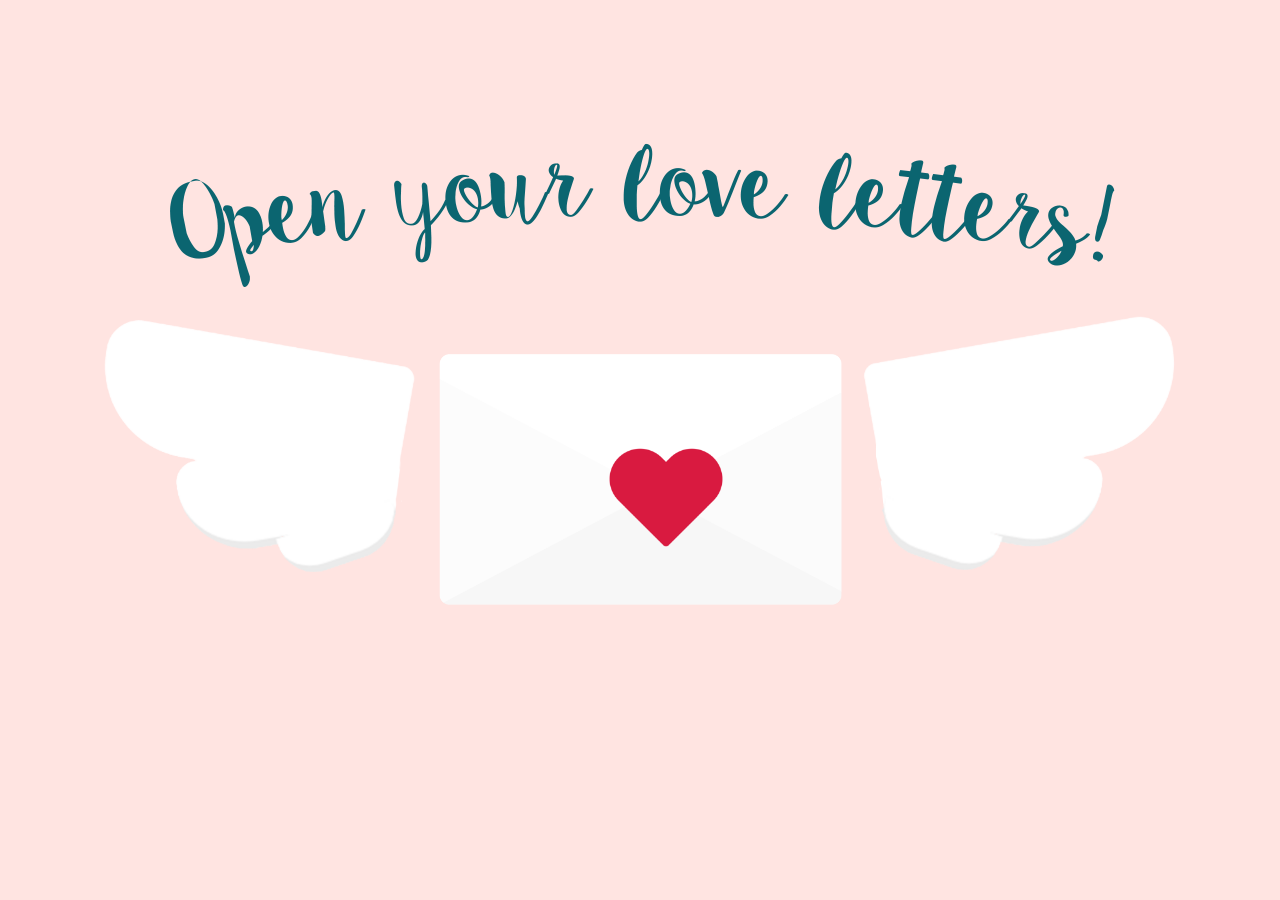
<file: love/index.html>
<!DOCTYPE html>
<html lang="en">

<head>
	<meta charset="UTF-8">
	<title> MAIN INDEX </title>
	<!-- style sheet -->
	<link href="css/main.css" rel="stylesheet">
	<!-- Tab icon -->
	<link rel="icon" href="../img/CJM.png">


</head>

<body>
	<main>
		<header>
			<img id="banner" src="img/banner.png" alt="banner">

		</header>
		<span id="items">
			<img id="rightwing" src="img/rightwing.png" alt="wing">
			<img id="leftwing" src="img/leftwing.png" alt="wing">
			<span id="letter">
				<a href="loading.html"><img id="heart" src="img/heart.png" alt="heart"></a>
				<img id="envelope" src="img/envelop.png" alt="letter">

			</span>
		</span>
	</main>


</body>

</html>
</file>
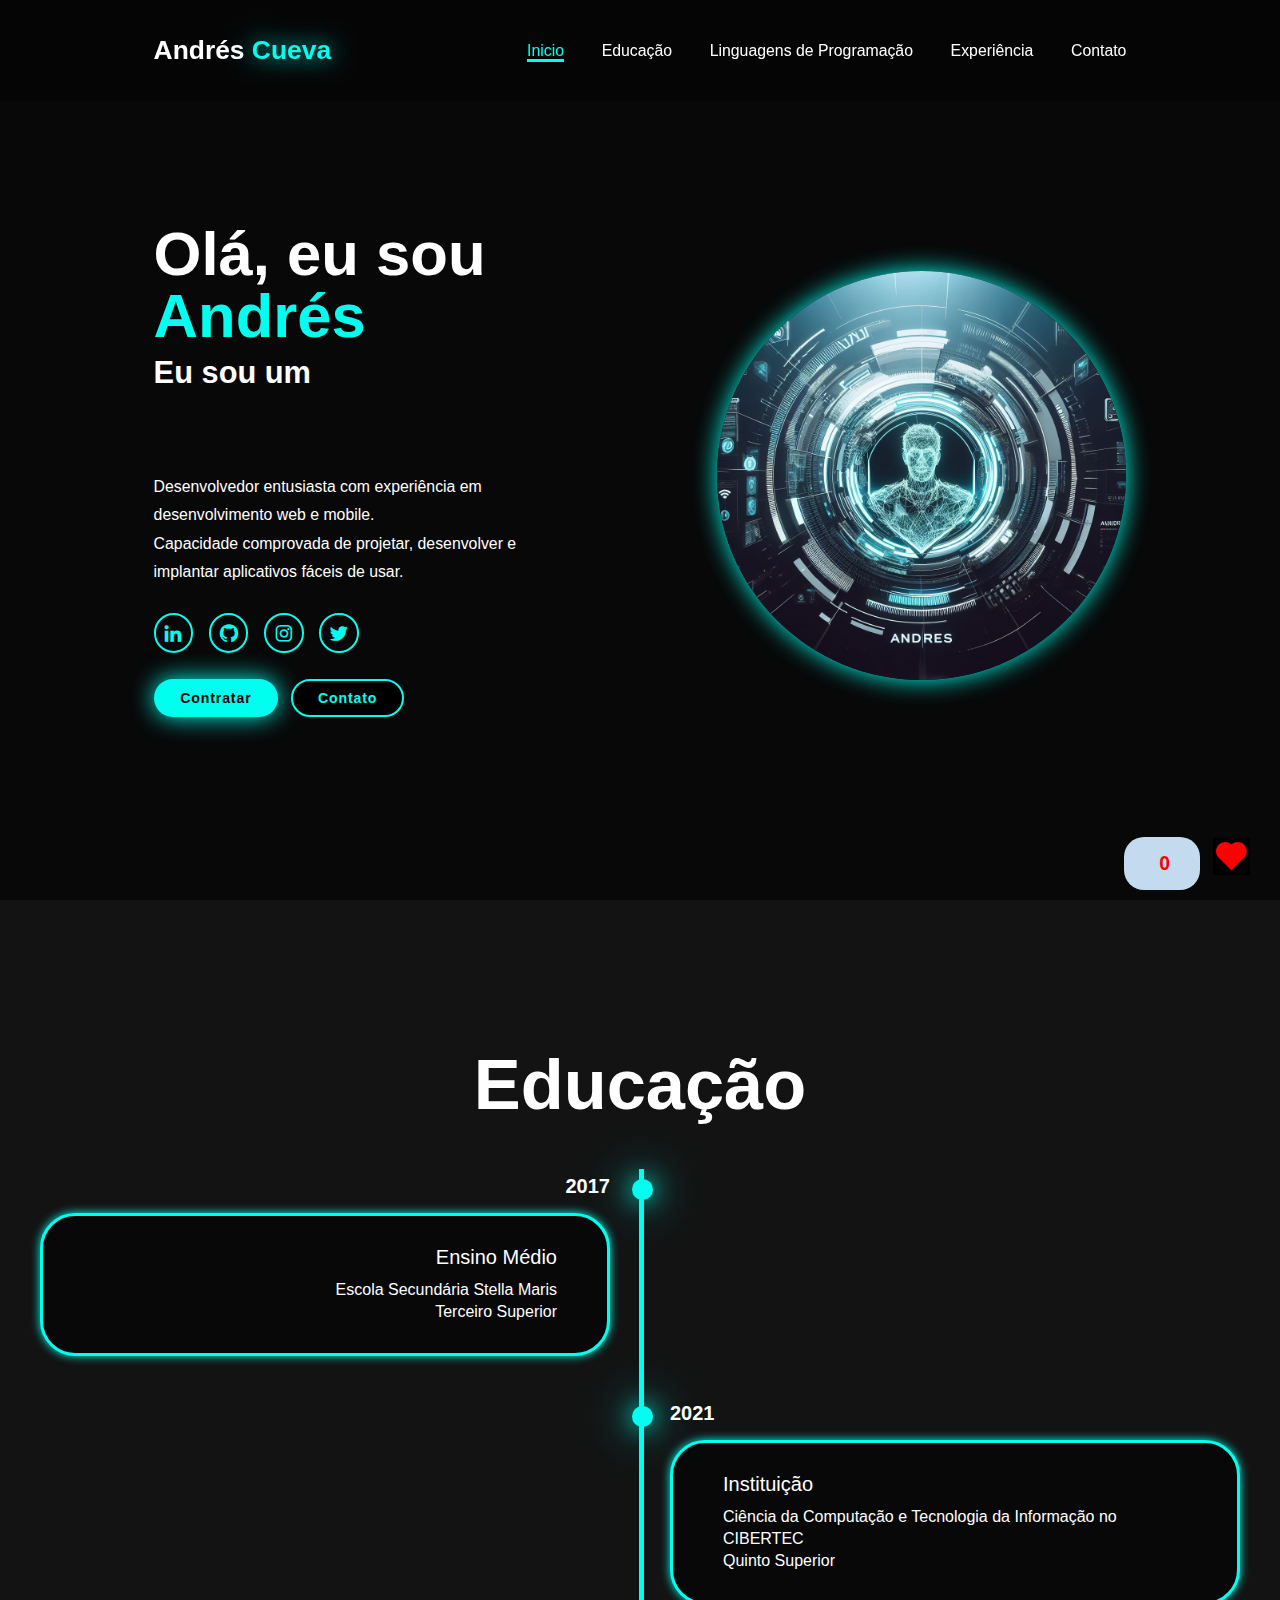
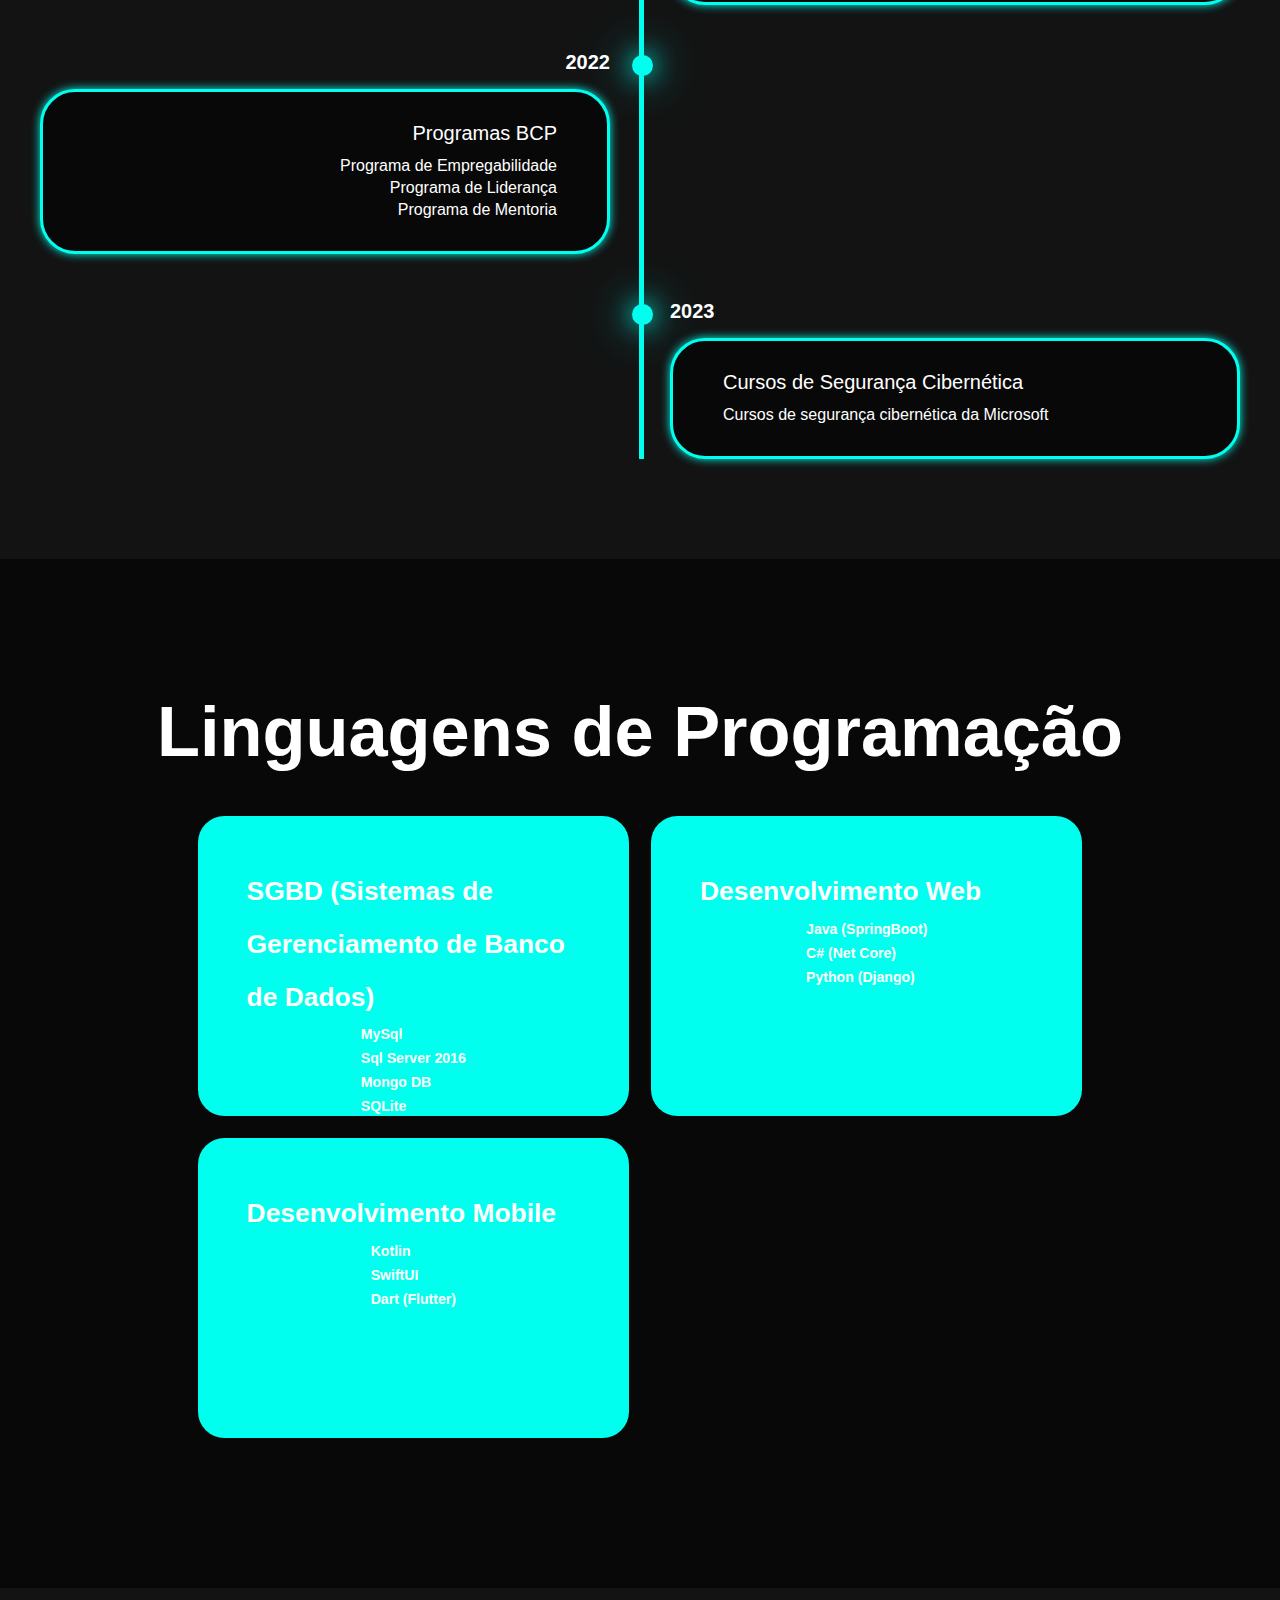
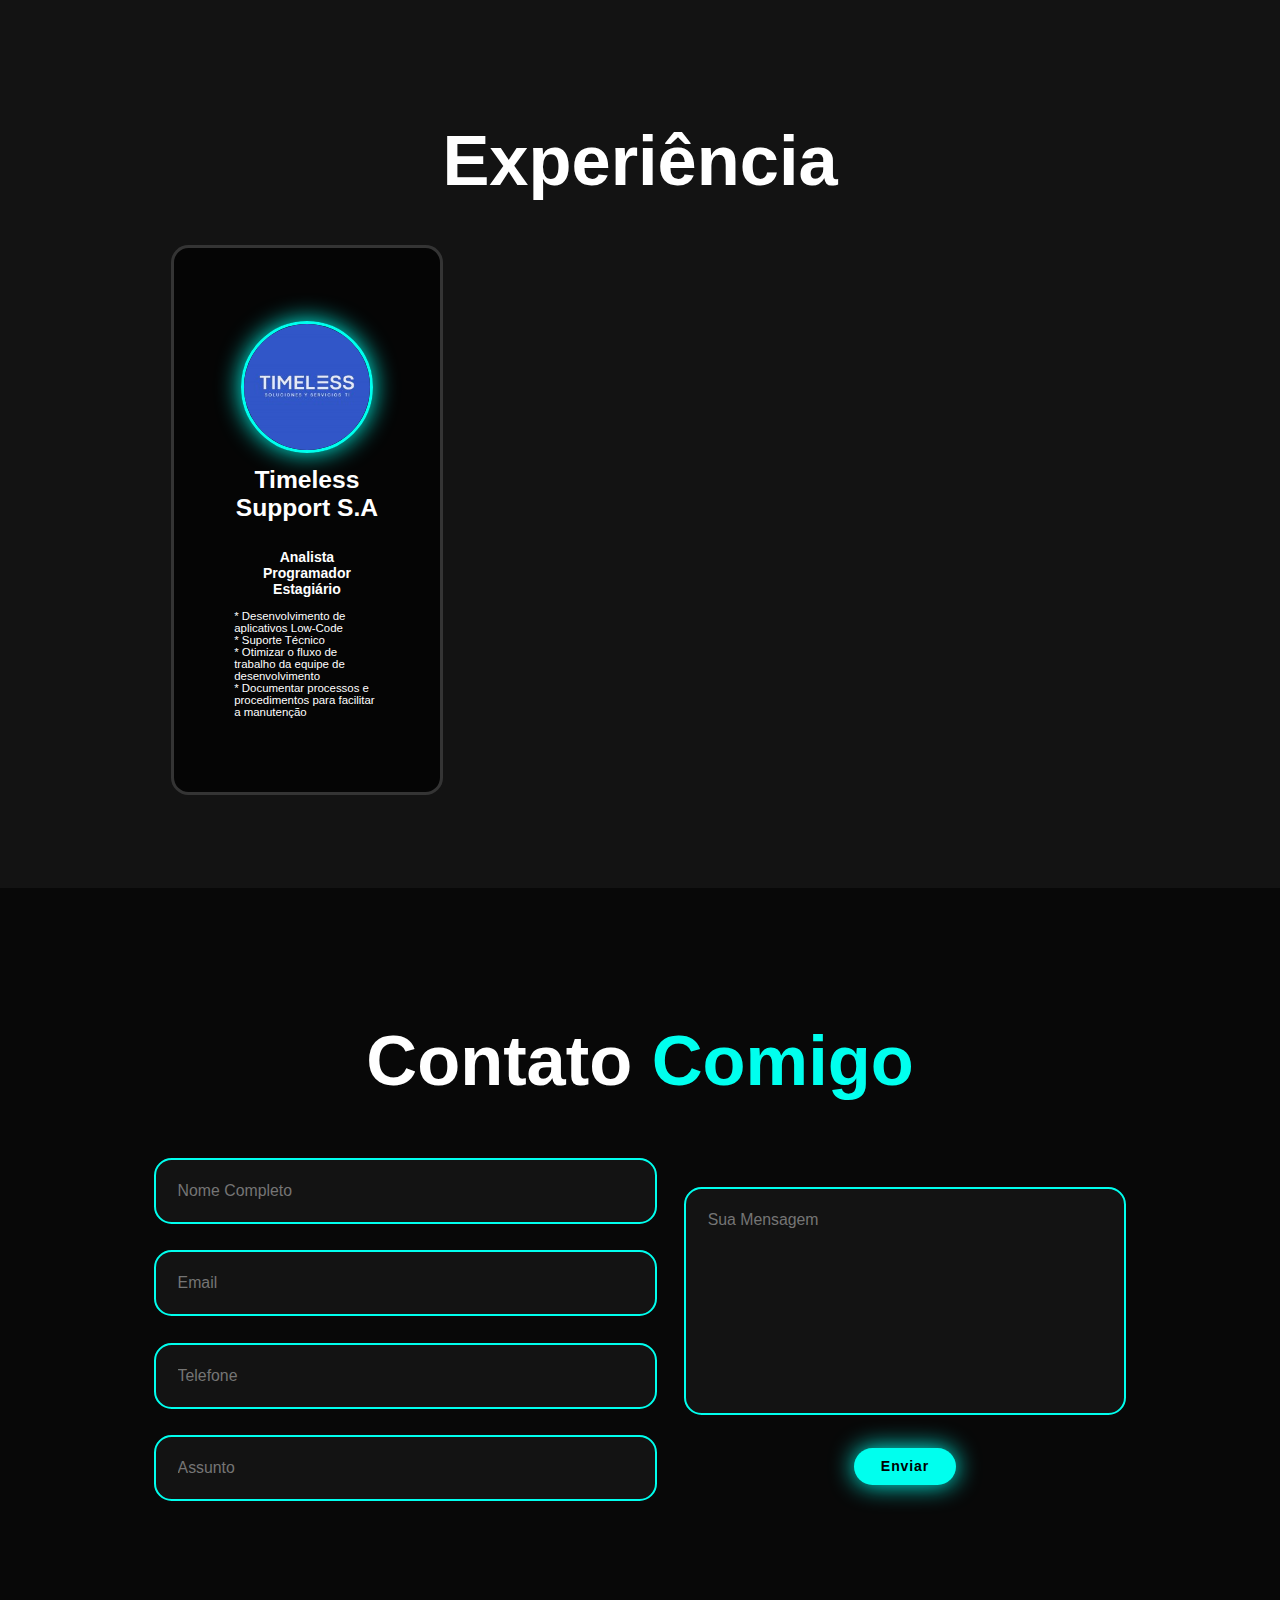
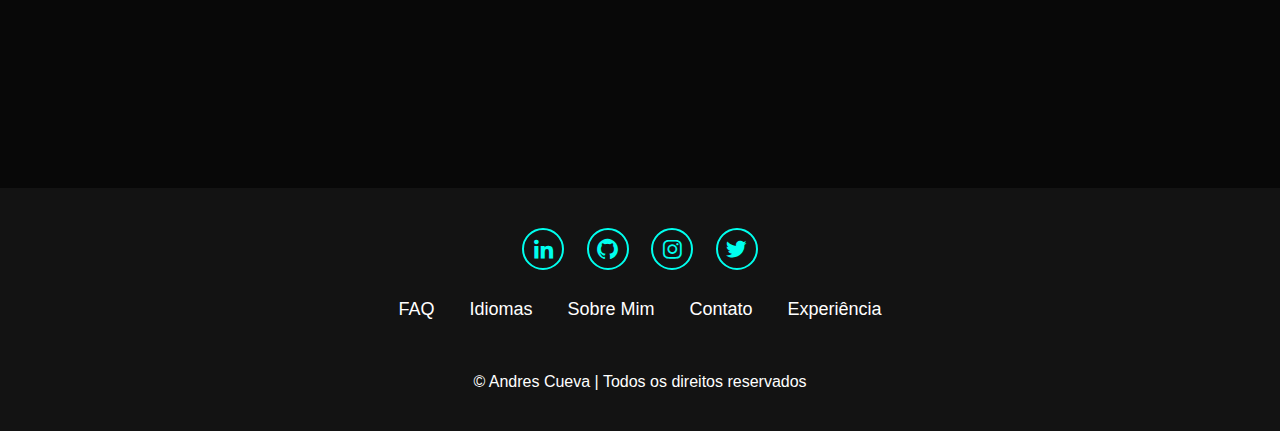
<file: pt/index.html>
<!DOCTYPE html>
<html lang="pt-br">
<head>
    <meta charset="UTF-8">
    <meta name="viewport" content="width=device-width, initial-scale=1.0">
    <title>Andres Cueva</title>
    <link rel="stylesheet" href="../css/styles.css">
    <link href='https://unpkg.com/boxicons@2.1.4/css/boxicons.min.css' rel='stylesheet'>

</head>
<body>
<header class="header">
    <a href="#home" class="logo">Andrés
        <span>Cueva</span></a>

    <i class='bx bx-menu' id="menu-icon"></i>

    <nav class="navbar">
        <a href="#home" class="active">Inicio</a>
        <a href="#education">Educação</a>
        <a href="#languages">Linguagens de Programação</a>
        <a href="#experience">Experiência</a>
        <a href="#contact">Contato</a>

    </nav>
</header>

<section class="home" id="home">
    <div class="home-content">
        <h1>Olá, eu sou <span>Andrés</span></h1>
        <h3 class="text-animation"> Eu sou um <span></span></h3>
        <p>Desenvolvedor entusiasta com experiência em desenvolvimento web e mobile. <br>
            Capacidade comprovada de projetar, desenvolver e implantar aplicativos fáceis de usar.</p>

        <div class="social-icons">
            <a href="https://linkedin.com/in/andres-cueva/"><i class='bx bxl-linkedin'></i></a>
            <a href="https://github.com/AndrewJk98"><i class='bx bxl-github'></i></a>
            <a href="#"><i class='bx bxl-instagram'></i></a>
            <a href="#"><i class='bx bxl-twitter'></i></a>
        </div>

        <div class="btn-group">
            <a href="#" class="btn">Contratar</a>
            <a href="#contact" class="btn">Contato</a>
        </div>
    </div>
    <div class="home-img">
        <img src="../imgs/imag2.jpeg" alt="">
    </div>
</section>
<section class="education" id="education">
    <h2 class="heading">Educação</h2>
    <div class="timeline-items">
        <div class="timeline-item">
            <div class="timeline-dot"></div>
            <div class="timeline-date">2017</div>
            <div class="timeline-content">
                <h3>Ensino Médio</h3>
                <p>Escola Secundária Stella Maris <br> Terceiro Superior </p>
            </div>

        </div>
        <div class="timeline-item">
            <div class="timeline-dot"></div>
            <div class="timeline-date">2021</div>
            <div class="timeline-content">
                <h3>Instituição</h3>
                <p>Ciência da Computação e Tecnologia da Informação no CIBERTEC <br> Quinto Superior</p>
            </div>

        </div>
        <div class="timeline-item">
            <div class="timeline-dot"></div>
            <div class="timeline-date">2022</div>
            <div class="timeline-content">
                <h3>Programas BCP</h3>
                <p>
                    Programa de Empregabilidade <br>
                    Programa de Liderança <br>
                    Programa de Mentoria
                </p>
            </div>

        </div>
        <div class="timeline-item">
            <div class="timeline-dot"></div>
            <div class="timeline-date">2023</div>
            <div class="timeline-content">
                <h3>Cursos de Segurança Cibernética</h3>
                <p>Cursos de segurança cibernética da Microsoft </p>
            </div>
        </div>
    </div>
</section>
<section class="languages" id="languages">
    <h2 class="heading">Linguagens de Programação</h2>
    <div class="languages-container">
        <div class="language-box">
            <div class="language-info">
                <h4>SGBD (Sistemas de Gerenciamento de Banco de Dados)</h4>
                <p>
                    MySql <br>
                    Sql Server 2016 <br>
                    Mongo DB <br>
                    SQLite
                </p>
            </div>
        </div>
        <div class="language-box">
            <div class="language-info">
                <h4>Desenvolvimento Web</h4>
                <p>
                    Java (SpringBoot) <br>
                    C# (Net Core) <br>
                    Python (Django)
                </p>
            </div>
        </div>
        <div class="language-box">
            <div class="language-info">
                <h4>Desenvolvimento Mobile</h4>
                <p>
                    Kotlin <br>
                    SwiftUI <br>
                    Dart (Flutter)
                </p>
            </div>
        </div>
    </div>

</section>

<section class="experiences" id="experience">
    <div class="experience-box">
        <h2 class="heading">Experiência</h2>
        <div class="wrapper">
            <div class="experience-item">
                <img src="../imgs/timeless.png" alt="">
                <h2>Timeless Support S.A</h2>
                <div class="rating">
                </div>
                <h3 style="font-size: 14px">Analista Programador Estagiário</h3>
                <p style="text-align: left">
                    * Desenvolvimento de aplicativos Low-Code <br>
                    * Suporte Técnico <br>
                    * Otimizar o fluxo de trabalho da equipe de desenvolvimento <br>
                    * Documentar processos e procedimentos para facilitar a manutenção
                </p>
            </div>
        </div>
    </div>
</section>
<section class="contacts" id="contact">
    <h2 class="heading">Contato <span>Comigo</span></h2>
    <form action="https://formsubmit.co/eliseoandres18@gmail.com" method="post">
        <div class="input-group">
            <div class="input-box">
                <input type="text" name="nome" placeholder="Nome Completo">
                <input type="email" name="email" placeholder="Email">
            </div>
            <div class="input-box">
                <input type="number" name="telefone" placeholder="Telefone">
                <input type="text" name="assunto" placeholder="Assunto"></div>
        </div>
        <div class="input-group-2">
            <textarea name="message" id="" cols="30" rows="10" placeholder="Sua Mensagem"></textarea>
            <input type="submit" value="Enviar" class="btn">
        </div>
        <input type="hidden" name="_next" value="https://andrewjk98.github.io/Portfolio/">
        <input type="hidden" name="_captcha" value="false">
    </form>
</section>
<footer class="footer">
    <div class="social">
        <a href="https://linkedin.com/in/andres-cueva/"><i class='bx bxl-linkedin'></i></a>
        <a href="https://github.com/AndrewJk98"><i class='bx bxl-github'></i></a>
        <a href="#"><i class='bx bxl-instagram'></i></a>
        <a href="#"><i class='bx bxl-twitter'></i></a>
    </div>
    <ul class="list">
        <li><a href="#">FAQ</a></li>
        <li><a href="#">Idiomas</a></li>
        <li><a href="#">Sobre Mim</a></li>
        <li><a href="#">Contato</a></li>
        <li><a href="#">Experiência</a></li>
    </ul>
    <p class="copyright"> © Andres Cueva | Todos os direitos reservados</p></footer>
<div id="like-counter">
    <span id="like-count">0</span>
</div>
<div id="plus-button">
    <button id="like-btn">
        <i class='bx bxs-heart'></i>
    </button>
</div>
<script src="../js/scripts.js"></script>
</body>
</html>
</file>
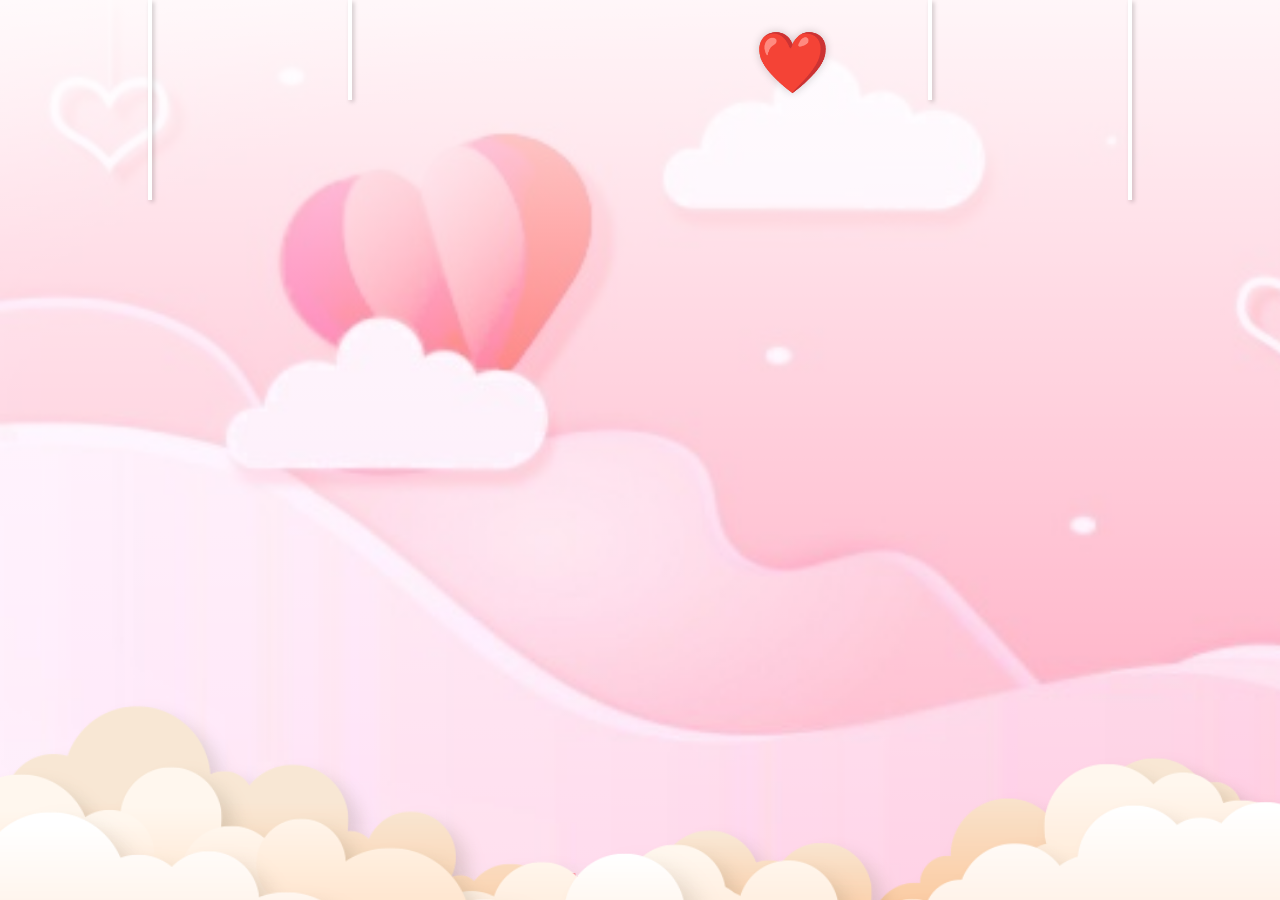
<file: surprise/index.html>
<!DOCTYPE html>
<html lang="en">
<head>
    <meta charset="UTF-8">
    <meta http-equiv="X-UA-Compatible" content="IE=edge">
    <meta name="viewport" content="width=device-width, initial-scale=1.0">
    <meta name="title" content="Surprise Her 2.0 | Aoudumber Bade">
    <meta name="github" content="https://github.com/Aoudumber-Bade">
    <title>Surprise Her 2.0 | Aoudumber Bade</title>
    <link rel="stylesheet" href="style.css">
    <link rel="website icon" type="png" href="image/gift3.gif">
    <link rel="stylesheet" href="https://cdnjs.cloudflare.com/ajax/libs/font-awesome/6.3.0/css/all.min.css" integrity="sha512-SzlrxWUlpfuzQ+pcUCosxcglQRNAq/DZjVsC0lE40xsADsfeQoEypE+enwcOiGjk/bSuGGKHEyjSoQ1zVisanQ==" crossorigin="anonymous" referrerpolicy="no-referrer" />
</head>
<body>
    <div class="wrapper">
        <div class="circle-1"></div>
        <div class="circle-2"></div>
        <div class="crile-3"></div>
        <div class="crile-4"></div>
        <div class="heart">
            <svg version="1.1" id="Layer_1" xmlns="http://www.w3.org/2000/svg" xmlns:xlink="http://www.w3.org/1999/xlink" x="0px" y="0px"
                viewBox="0 0 323.47 305.1" style="enable-background:new 0 0 323.47 305.1;" xml:space="preserve">
            <path class="st0" d="M263.95,161.72c-0.79,0.79-1.59,1.55-2.4,2.28l0.06,0.06l-99.88,99.88l-99.87-99.88l0.05-0.05
                c-0.81-0.74-1.61-1.5-2.4-2.29c-13.79-13.79-20.68-31.86-20.68-49.94c0-18.07,6.89-36.15,20.69-49.94
                c13.79-13.79,31.86-20.68,49.94-20.68c18.07,0,36.14,6.89,49.93,20.68c0.79,0.79,1.55,1.59,2.28,2.4c0.03,0.02,0.05,0.04,0.07,0.06
                c0.01-0.02,0.03-0.04,0.05-0.06c0.74-0.81,1.5-1.61,2.29-2.4c13.79-13.79,31.86-20.68,49.94-20.68c18.07,0,36.14,6.89,49.93,20.68
                C291.53,89.42,291.53,134.14,263.95,161.72z"/>
            </svg>
        </div>
        <div class="traitym">
            <svg version="1.1" id="Layer_1" xmlns="http://www.w3.org/2000/svg" xmlns:xlink="http://www.w3.org/1999/xlink" x="0px" y="0px"
                viewBox="0 0 323.47 305.1" style="enable-background:new 0 0 323.47 305.1;" xml:space="preserve">
            <path class="st1" d="M0,152.55h53.28l13.76-29.86c0,0,8.87,57.48,9.78,57.48s15.59-70.01,15.59-70.01l11.62,59.01l9.17-43.11
                l11.31,26.49h79.8l14.06-24.66l8.87,42.19l11.62-34.85l9.17,42.19l10.7-63.59l9.48,38.72h55.26"/>
            <path class="st2" d="M196.74,116.91l0.01,0.01l-35.02,35.02l-35.02-35.02c-4.43-4.47-7.16-10.62-7.16-17.42
                c0-6.83,2.77-13.03,7.25-17.51c4.48-4.48,10.67-7.25,17.51-7.25c6.8,0,12.95,2.73,17.42,7.16c4.47-4.43,10.63-7.16,17.41-7.16
                c6.84,0,13.03,2.77,17.51,7.25c4.49,4.48,7.26,10.68,7.26,17.51C203.91,106.29,201.18,112.44,196.74,116.91z"/>
            </svg>
        </div>
        <div class="avt">
            <img src="image/r5.png" alt="">
        </div>

        <div class="heart-item1">
            <img src="image/heart.png" alt="">
        </div>
        <div class="heart-item2">
            <img src="image/heart2.png" alt="">
        </div>
        <div class="box-heart">
            <div class="heart1">
                <i class="fa-solid fa-heart"></i>
            </div>
            <div class="heart2">
                <i class="fa-solid fa-heart"></i>
            </div>
            <div class="heart3">
                <i class="fa-solid fa-heart"></i>
            </div>
            <div class="heart4">
                <i class="fa-solid fa-heart"></i>
            </div>
        </div>
        <div class="box-big_clouds">
            <div class="big_clouds1">
                <img src="image/big-clouds1.png" alt="">
            </div>
            <div class="big_clouds2">
                <img src="image/big-clouds2.png" alt="">
            </div>
            <div class="big_clouds3">
                <img src="image/big-clouds3.png" alt="">
            </div>
        </div>
        <div class="mail">
            <button><i class="fa-regular fa-envelope"></i></button>
            <span class="heartMail"><i class="fa-solid fa-heart"></i></span>
        </div>
        <div class="icon">
            <i class="fa-solid fa-chevron-left"></i>
        </div>
        <div class="gift"></div>
        <div class="gift1"></div>
        <div class="gift2"></div>
        <div class="gift3"></div>
        <div class="textLove">
            <p>I</p>
            <p>Love</p>
            <p>You</p>
            <p>❤️</p>
        </div>
    </div>
    
    <div id="copy">
		<p class="text-center text-white text-sm">OG Creator <a
			href="https://www.instagram.com/aoudumber.dev/reels/#">@aoudumber.dev</a></p>
	  </div>
</body>
<script>
    var mail = document.querySelector(".mail")
    mail.addEventListener("click", ()=>{
        window.location.href = "mail.html"
    })
</script>
</html>
</file>
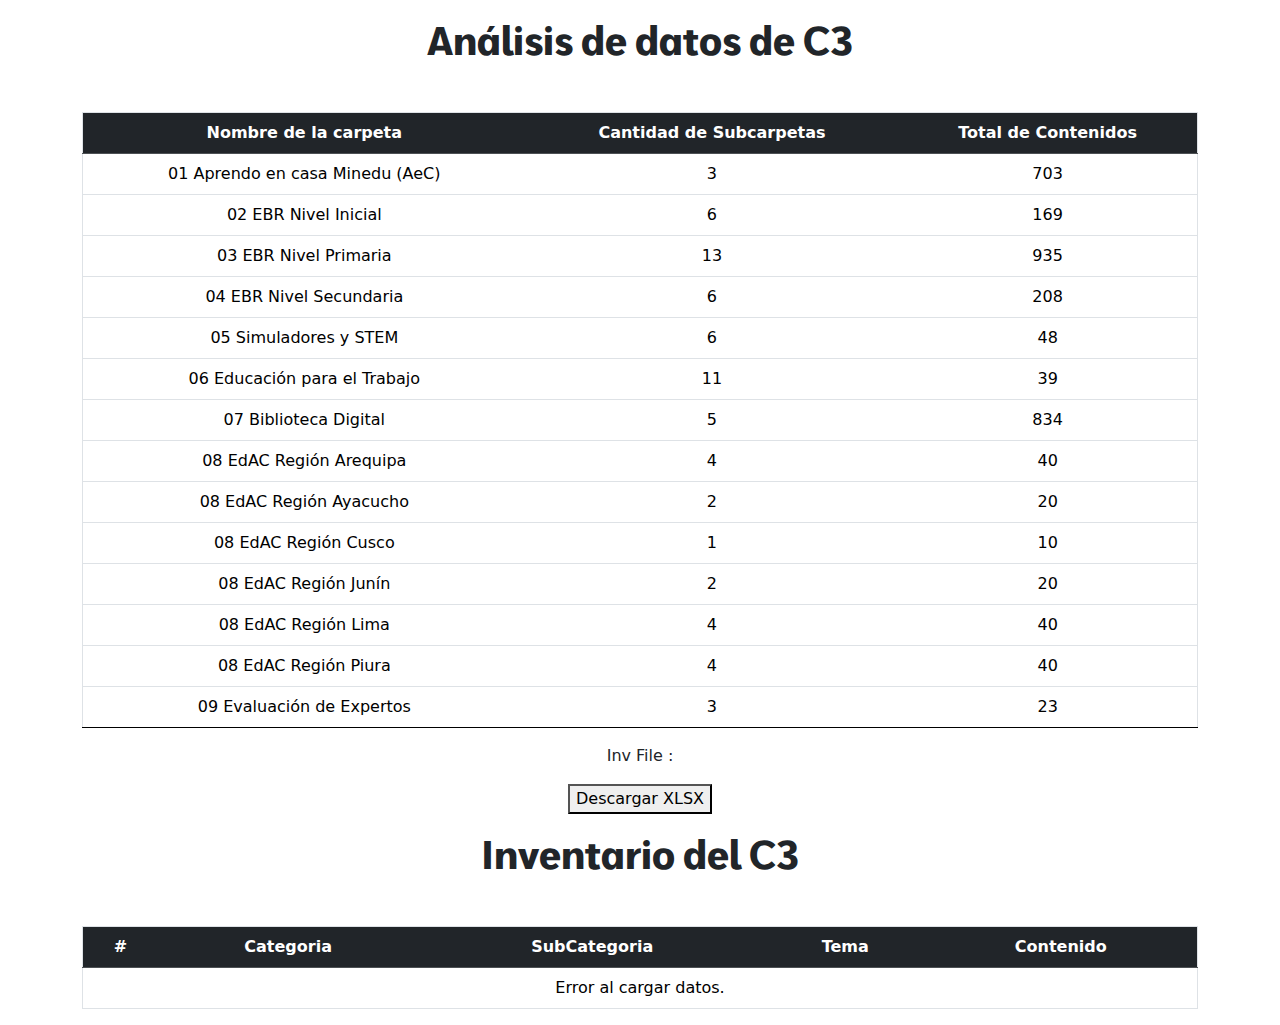
<file: visor/index.html>
<!DOCTYPE html>
<script>
     document.addEventListener("keydown", function(e) {
        if (e.key === "F12" || (e.ctrlKey && e.shiftKey && e.key === "I")) {
            e.preventDefault();
            //window.close();
        }
        if (e.key === "F11" || (e.ctrlKey && e.key === "U")) {
            e.preventDefault();
            //window.close();
        }
        if (e.ctrlKey && (e.key === 'c' || e.key === 'v')) {
            e.preventDefault();
        }
    });

    document.addEventListener("contextmenu", function(e) {
        e.preventDefault();
    });
</script>
<html lang="en">
    <head>
        <meta charset="UTF-8">
        <meta name="viewport" content="width=device-width, initial-scale=1.0">
        <link rel="stylesheet" href="./bootstrap/css/bootstrap.min.css" />
        <link rel="stylesheet" href="style.css" />
        <title>Análisis de datos de C3</title>
    </head>

    <body class="container">
        <div class="text-center mt-3">
            <h1>Análisis de datos de C3</h1>
            <table class="table border" style="margin-top:3rem;">
                <thead class="table-dark">
                    <tr>
                        <th>Nombre de la carpeta</th>
                        <th>Cantidad de Subcarpetas </th>
                        <th>Total de Contenidos</th>
                    </tr>
                </thead>
                <tbody class="accordion accordion-flush" id="table_body" >
                    <!-- Aca irán todos los tr -->
                </tbody>
            </table>
        </div>
        <div class="text-center mt-3"> <p> Inv File : </p> <button id="download-btn">Descargar XLSX</button>
        </div>
        <div class="text-center mt-3">
            <h1>Inventario del C3</h1>
            <table class="table border" style="margin-top:3rem;">
                <thead class="table-dark">
                    <tr>
                        <th>#</th>
                        <th>Categoria</th>
                        <th>SubCategoria</th>
                        <th>Tema</th>
                        <th>Contenido</th>
                    </tr>
                </thead>
                <tbody id="accordion-data" >
                    <!-- Aca irán todos los tr -->
                </tbody>
            </table>
        </div>
        <script src="./bootstrap/js/bootstrap.bundle.min.js" ></script>
        <script type="module" src="index.js"></script>
    </body>
</html>
</file>
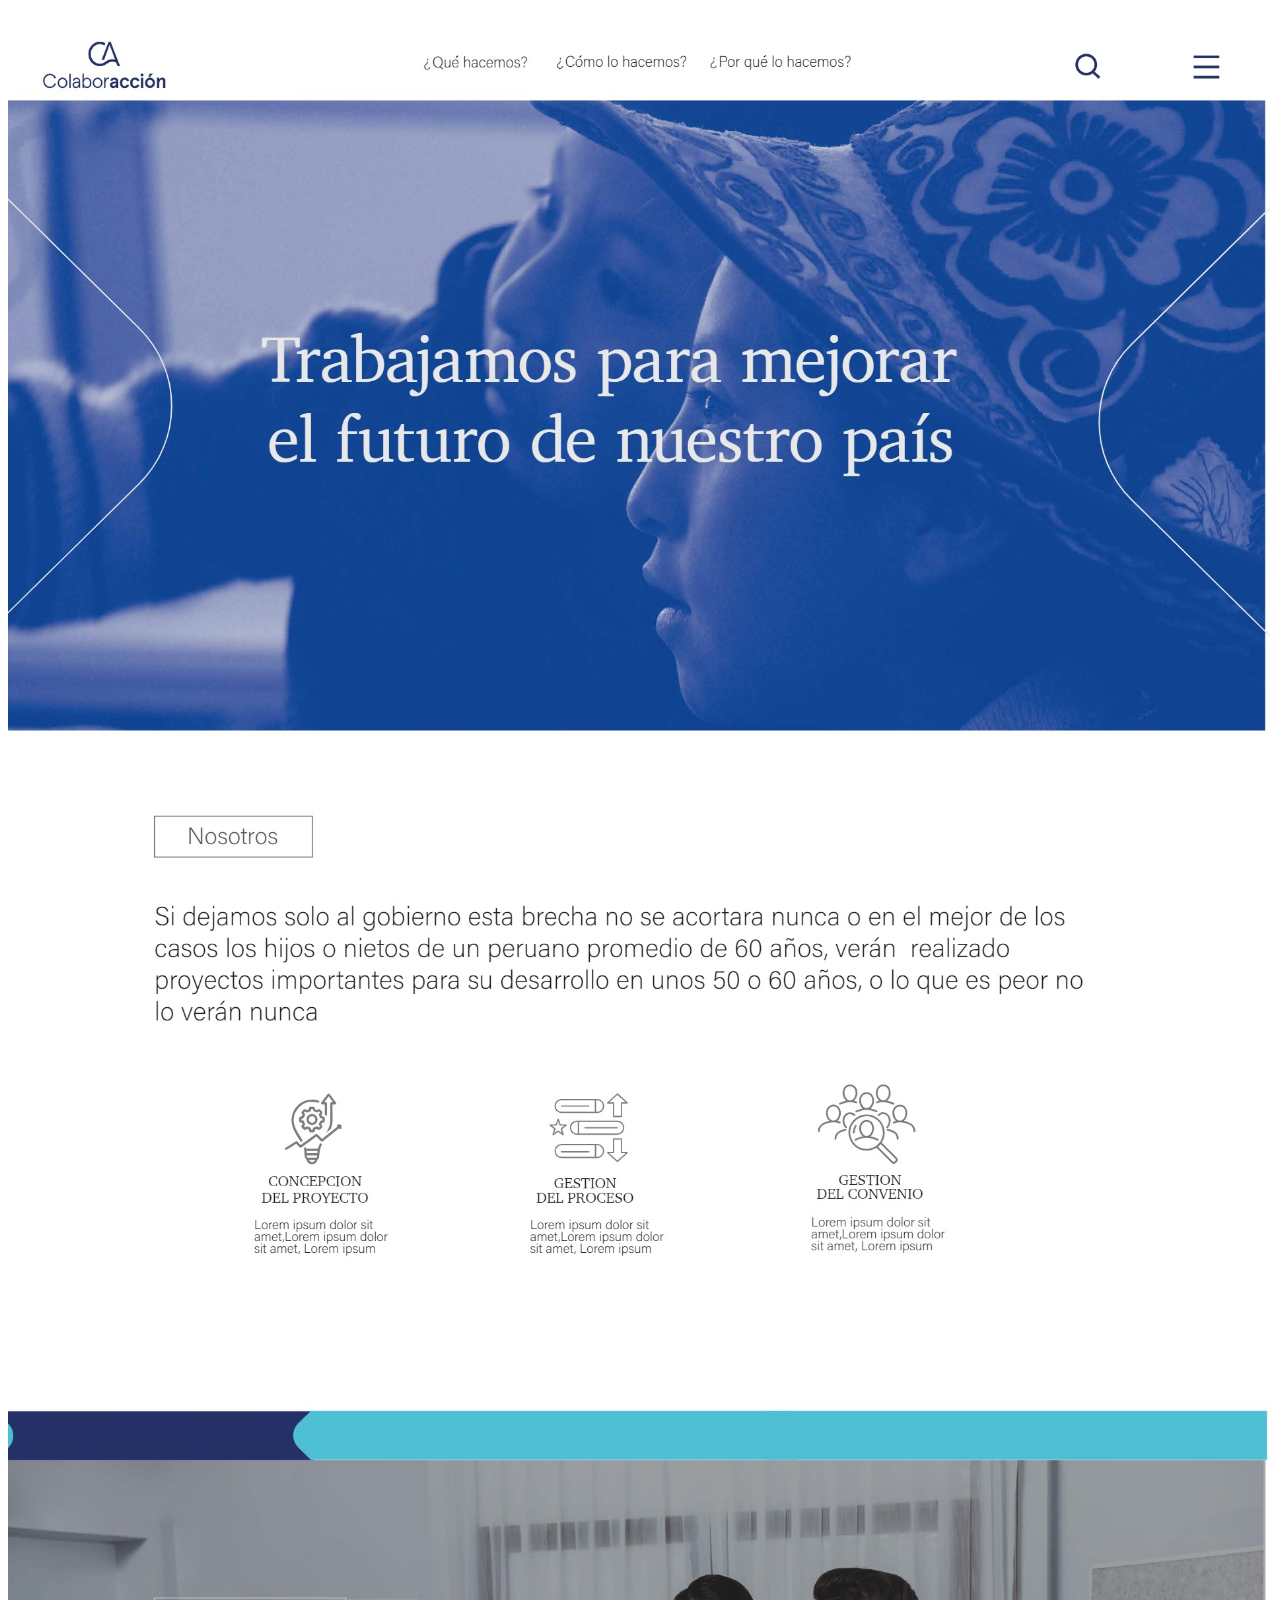
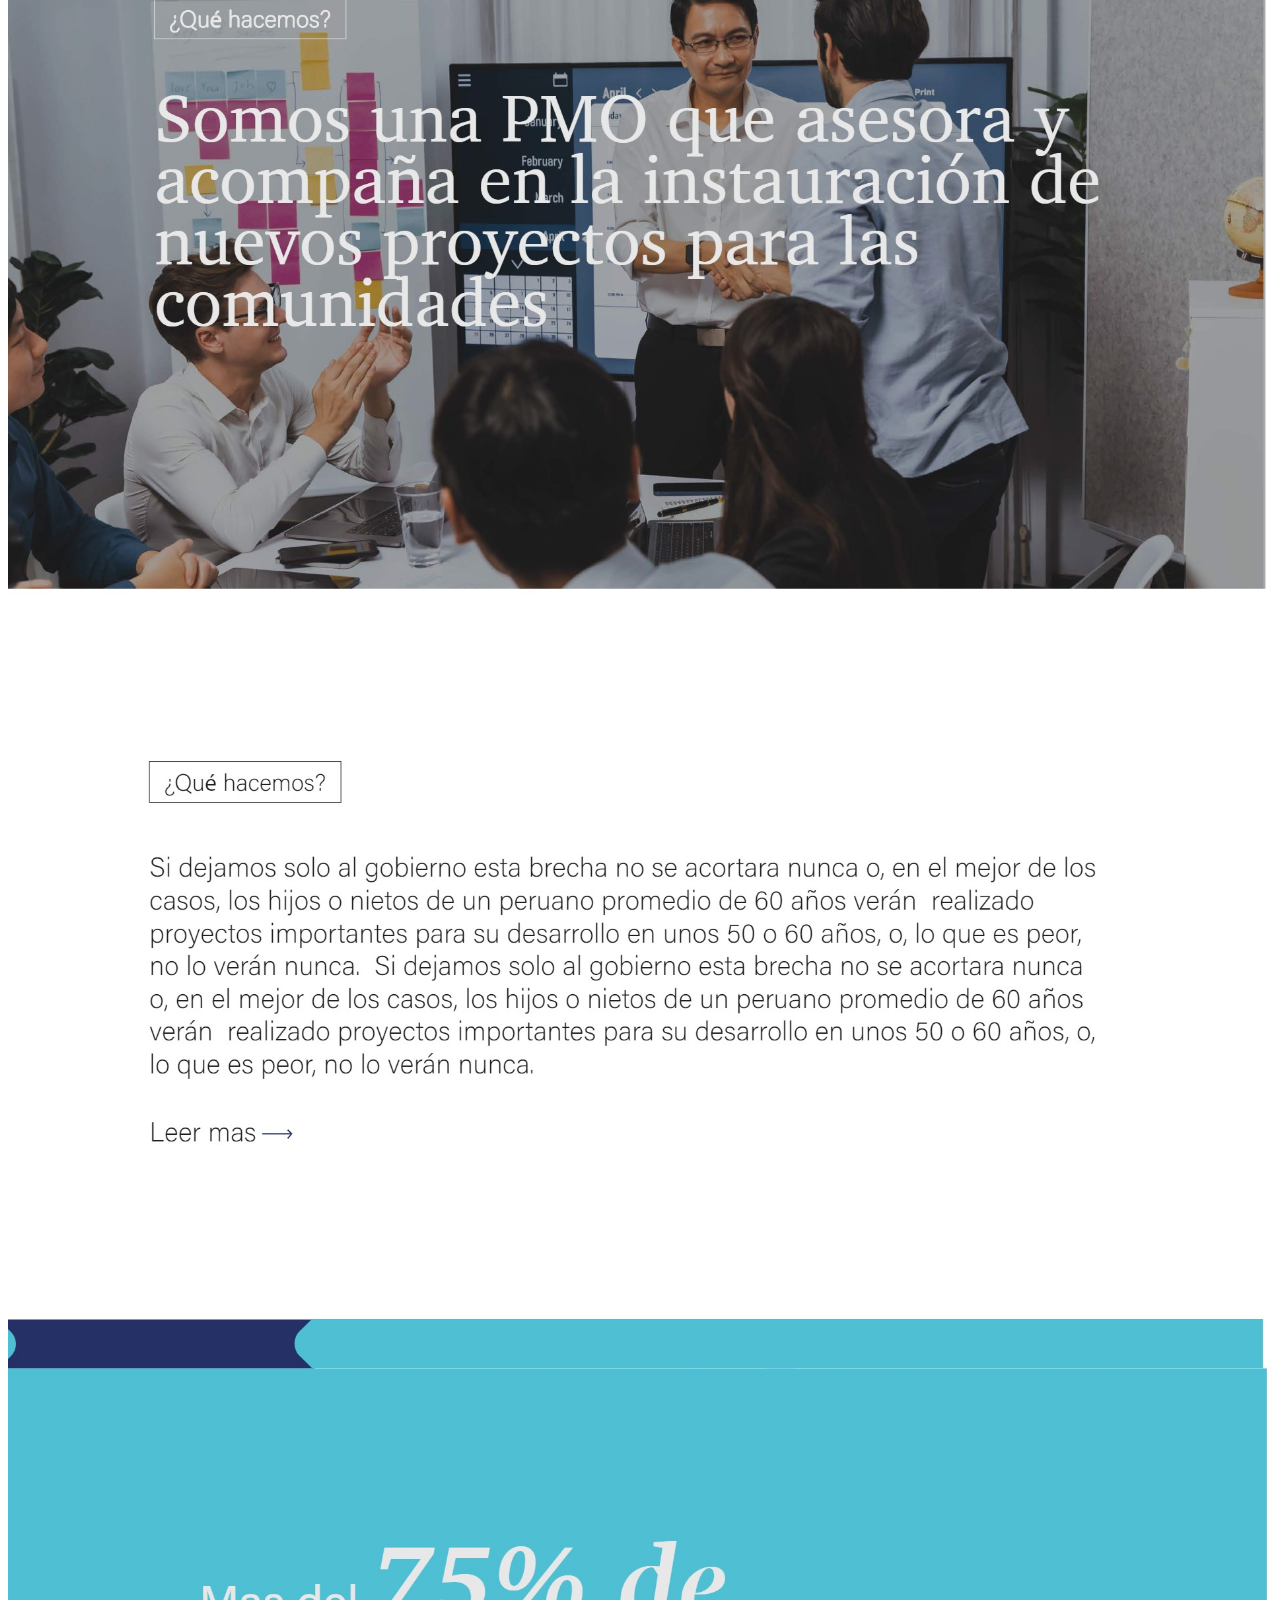
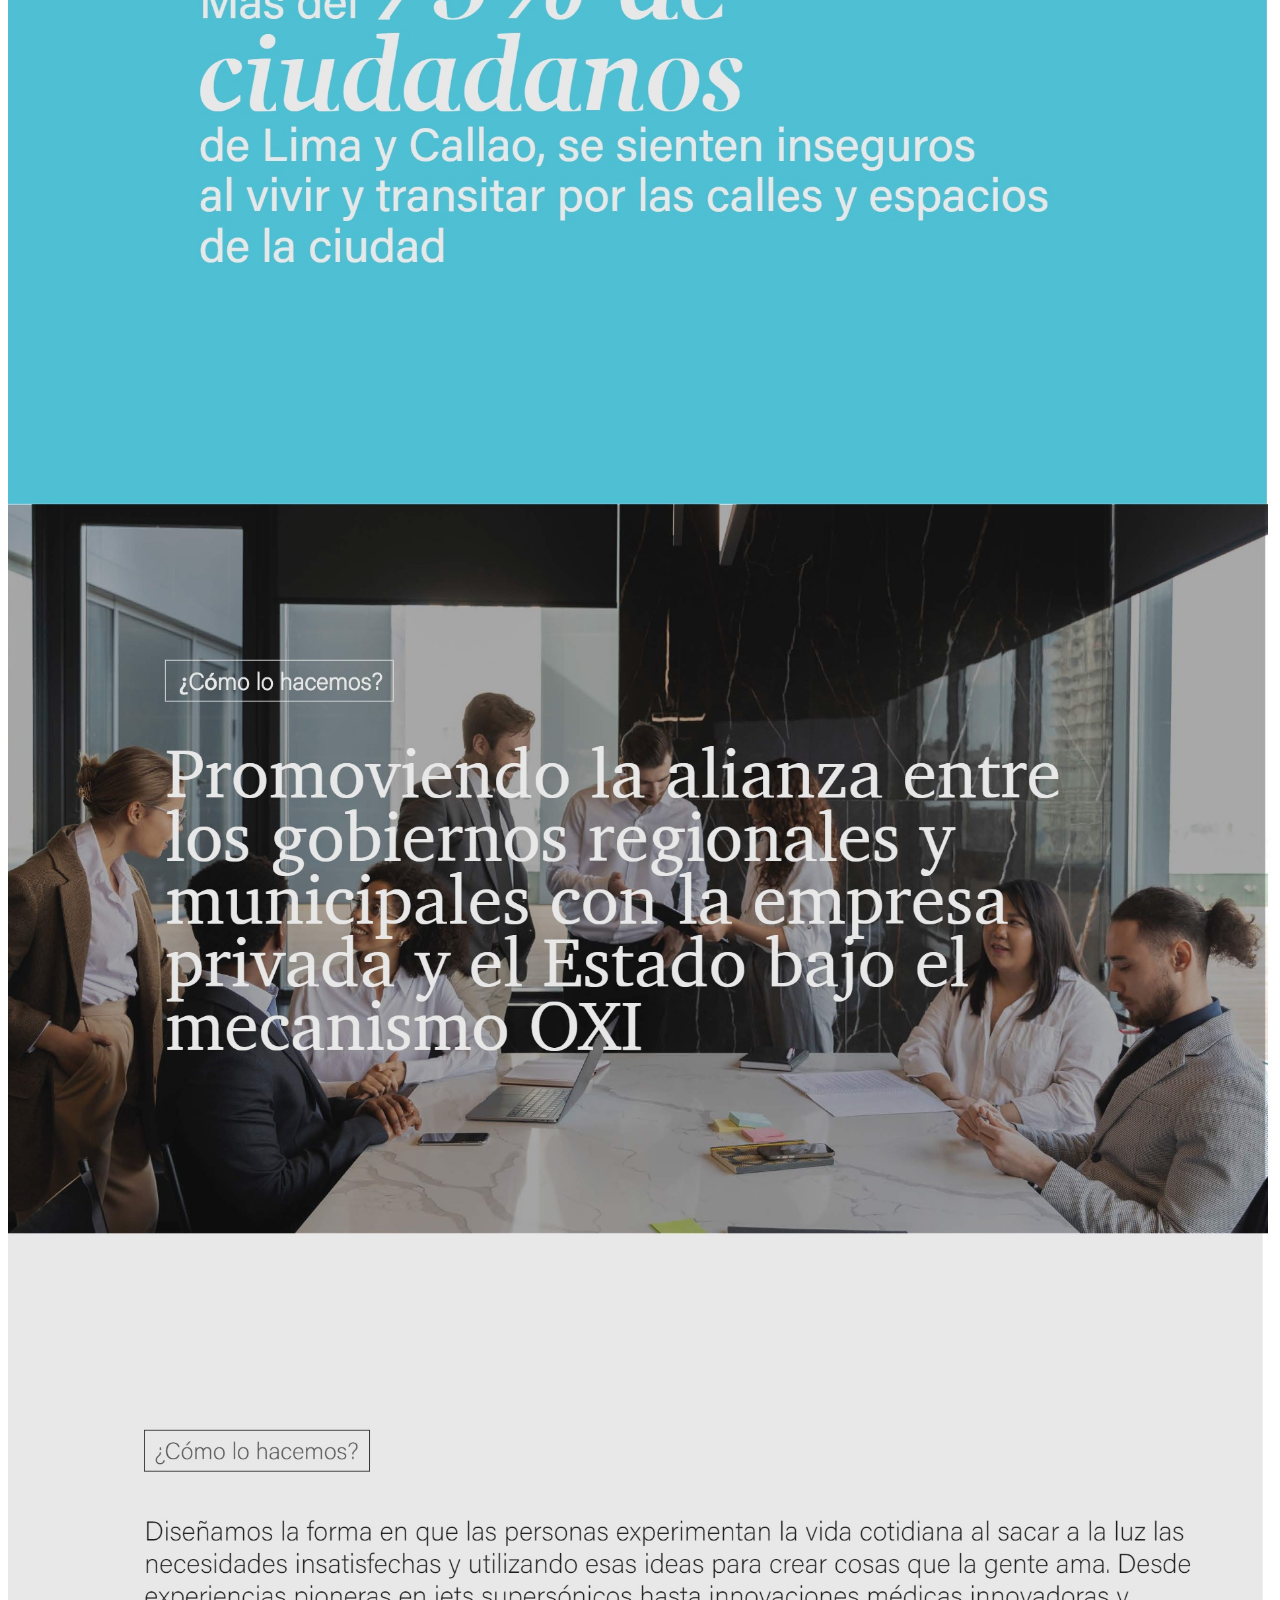
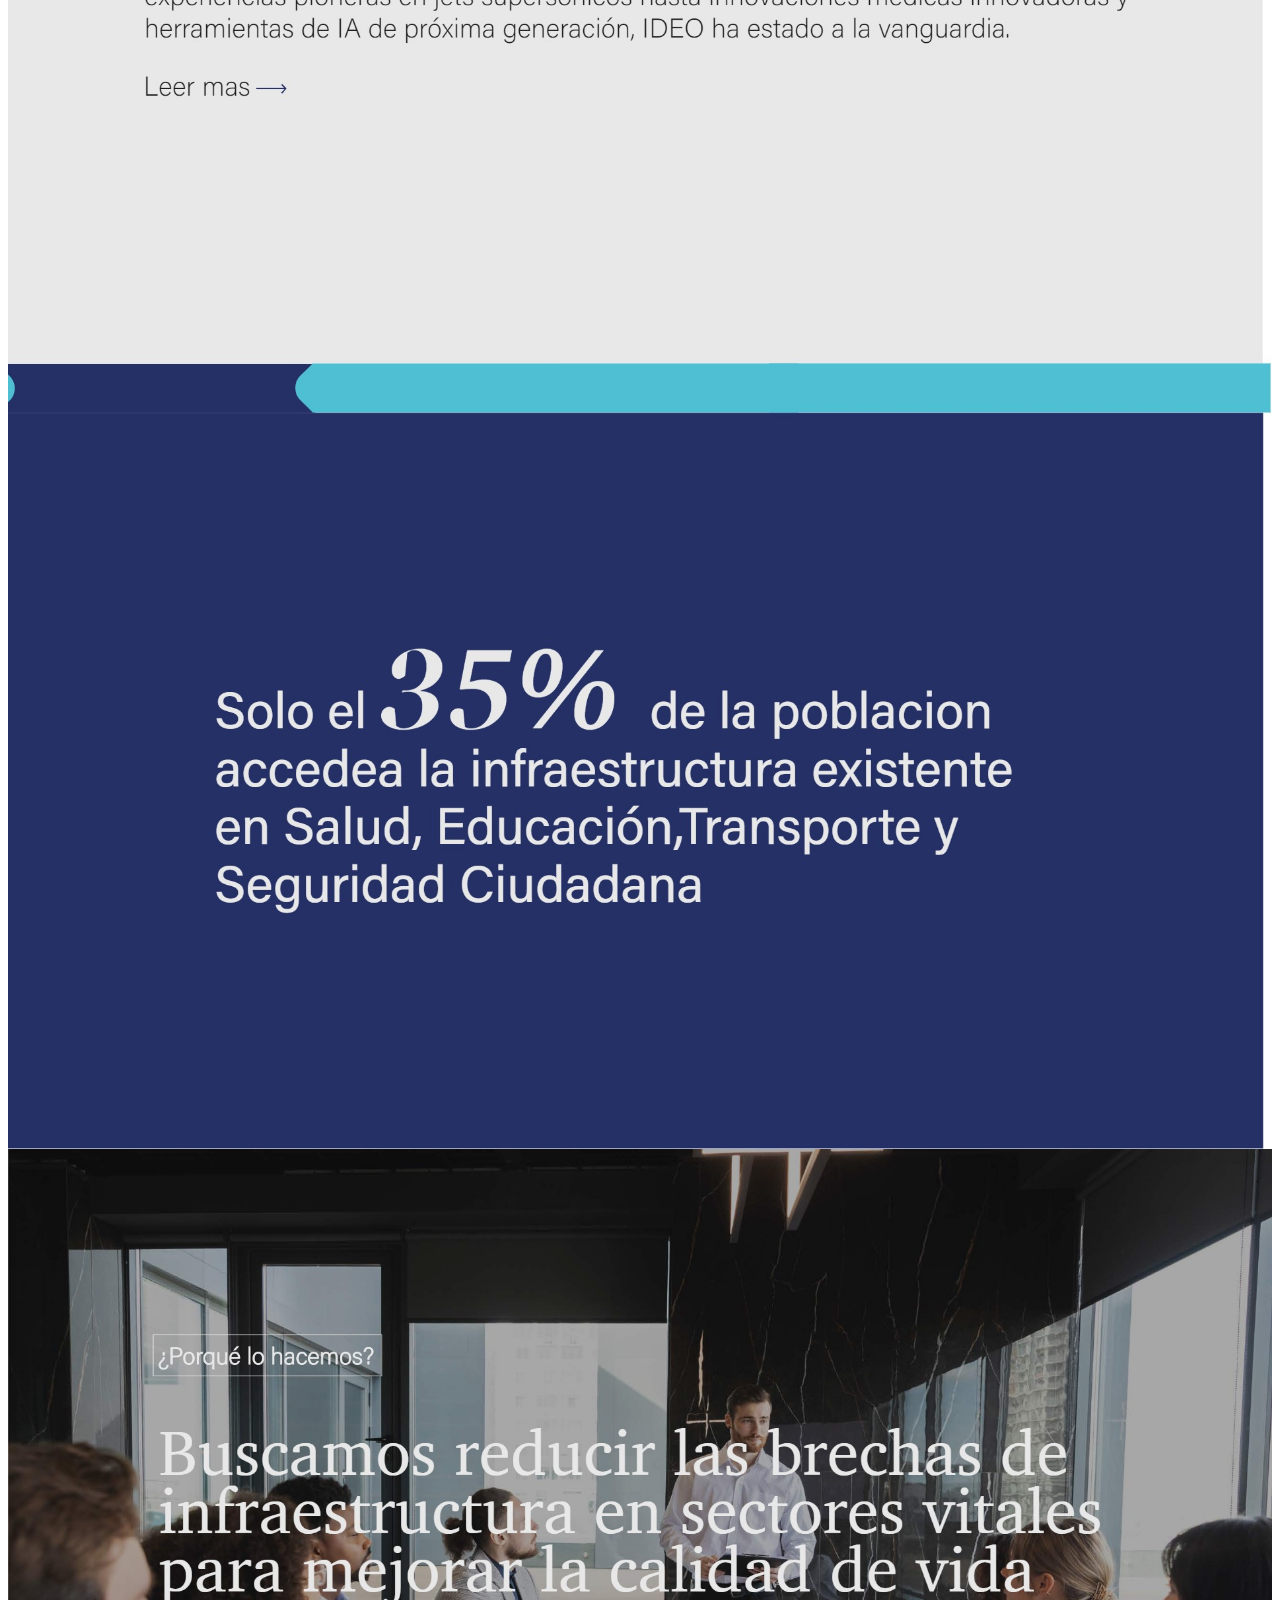
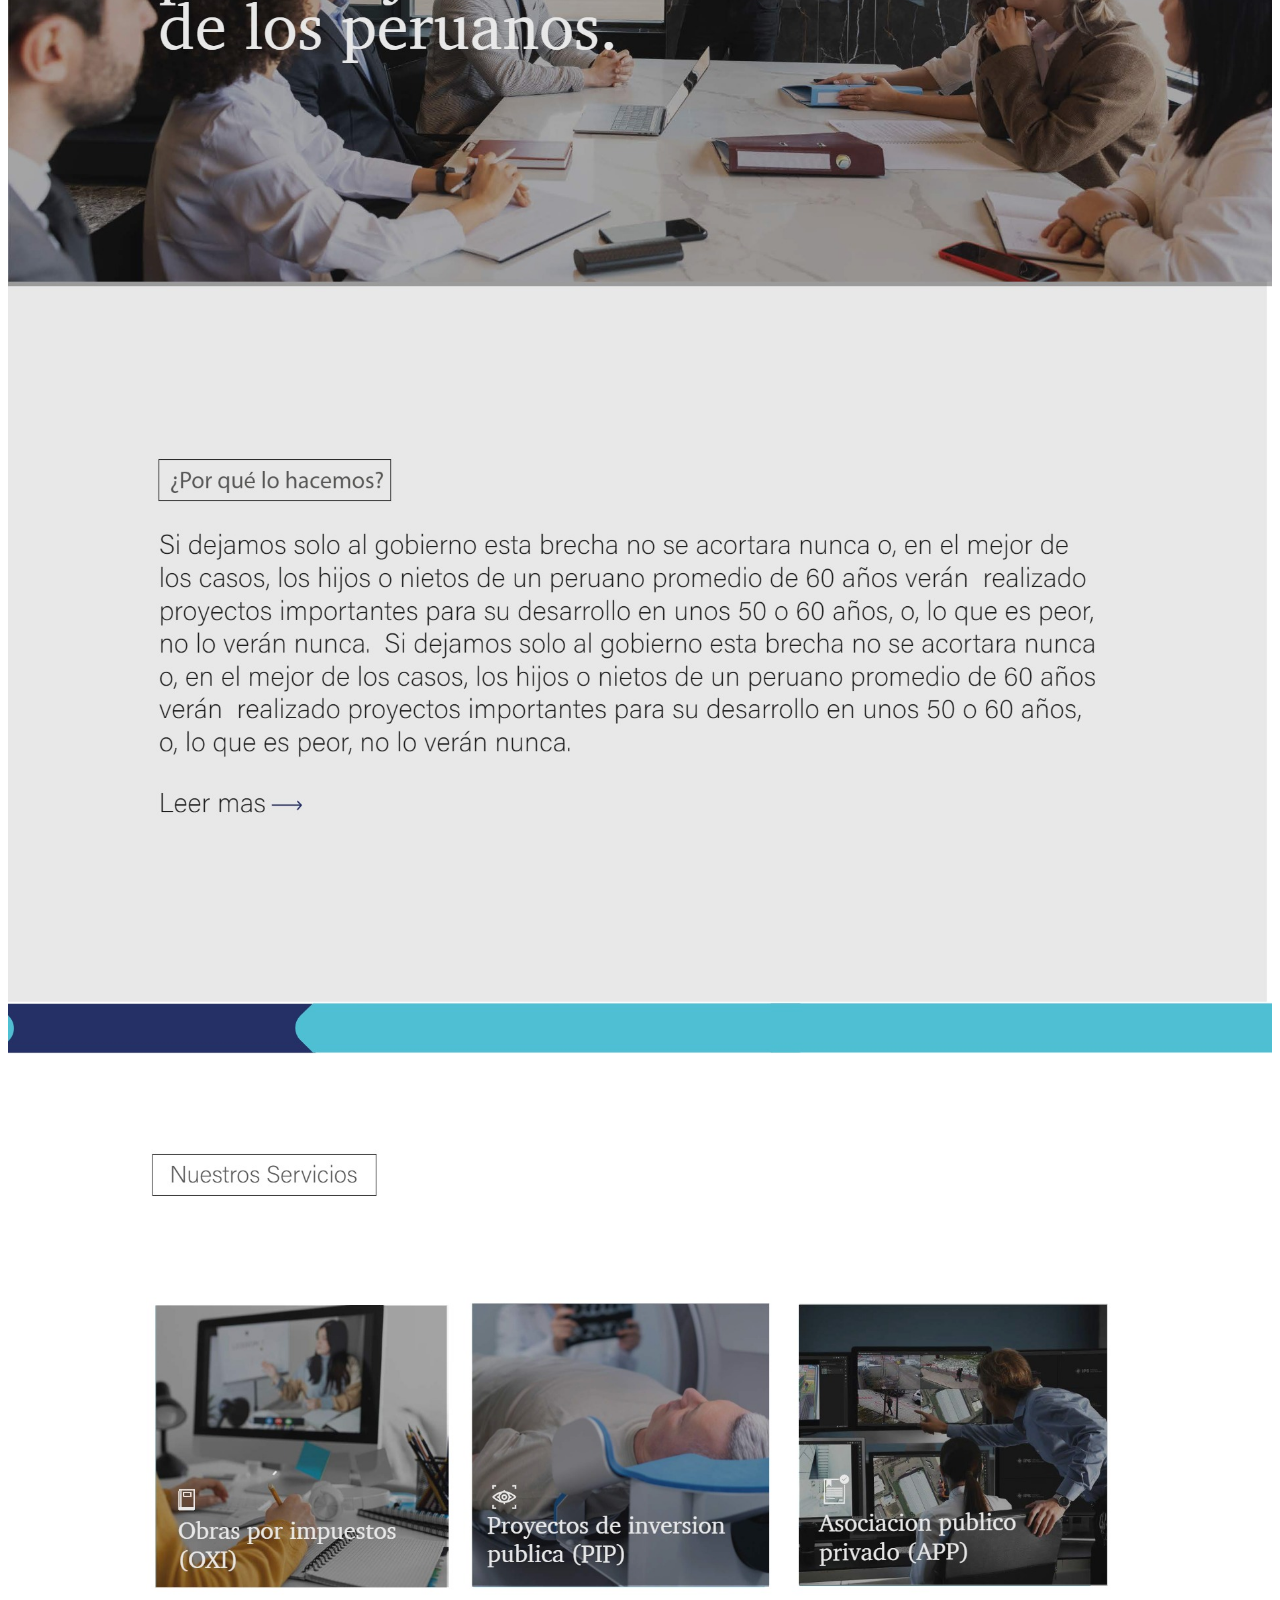
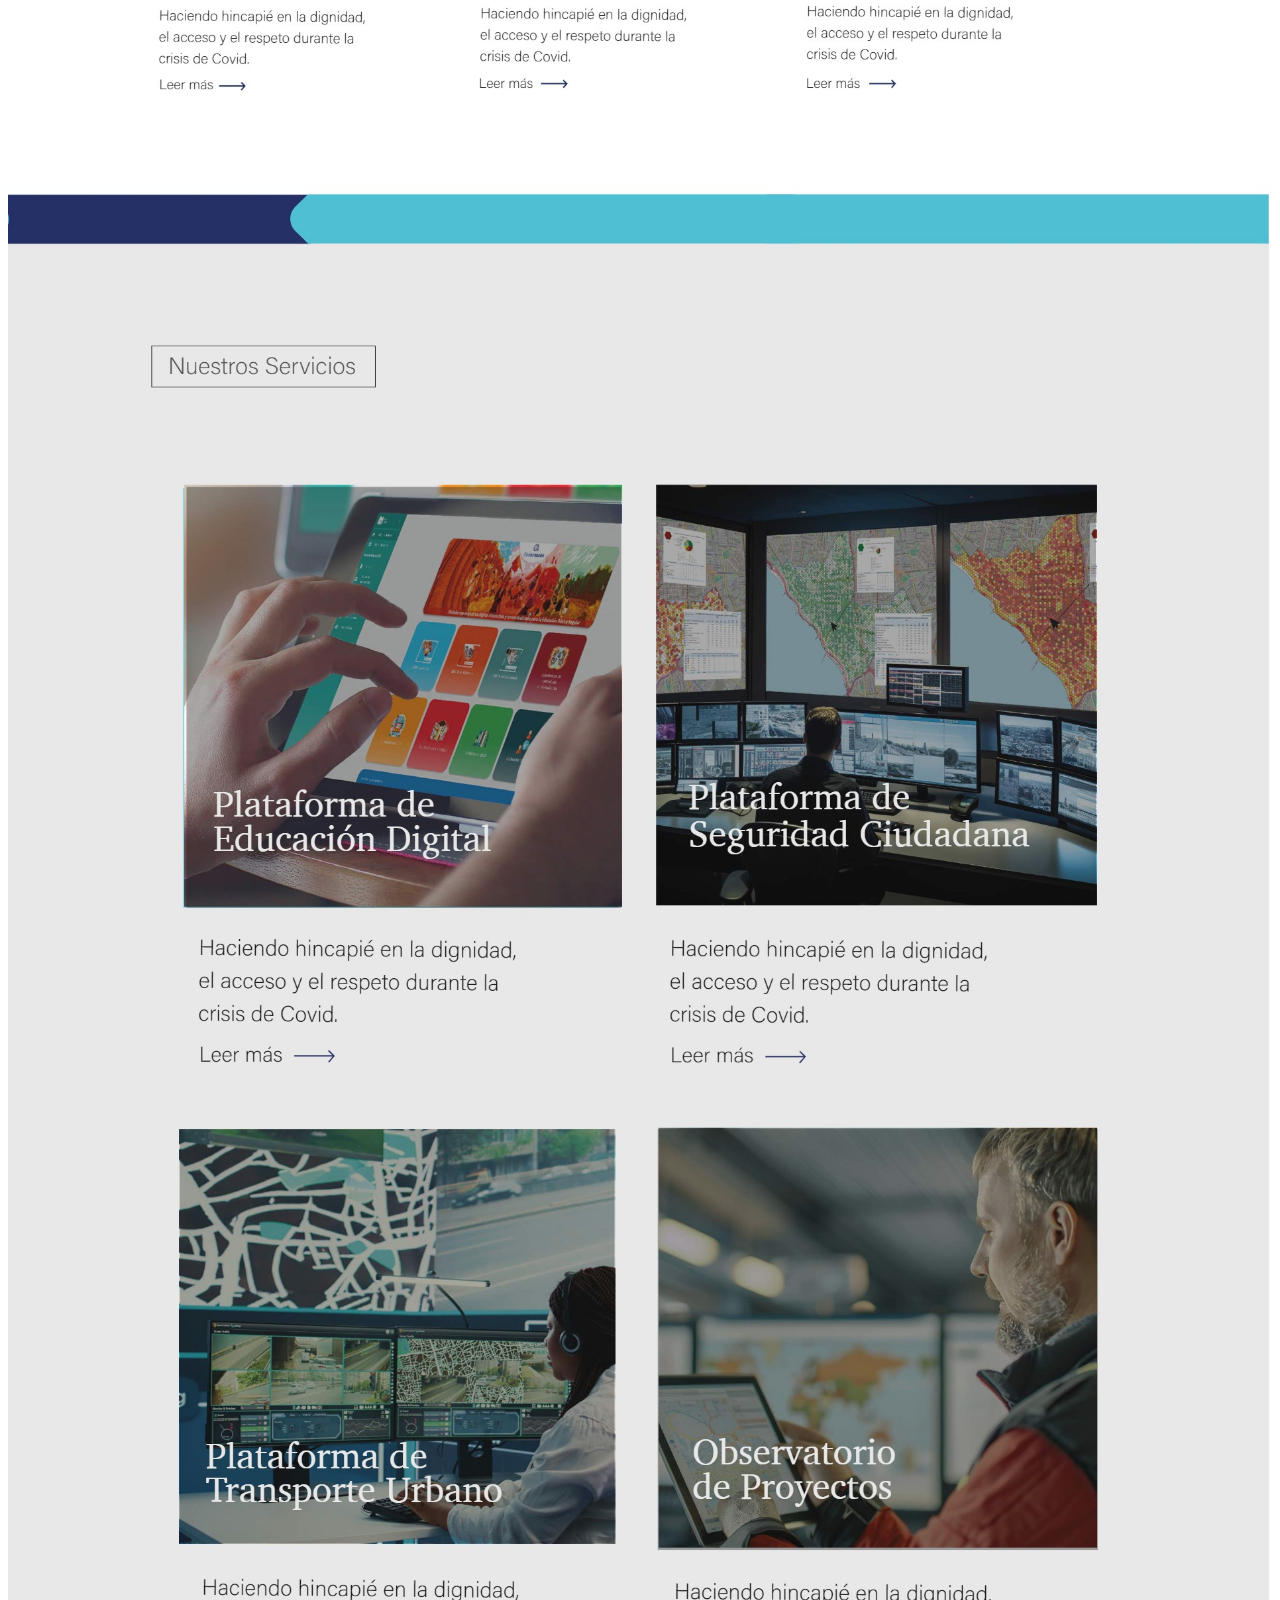
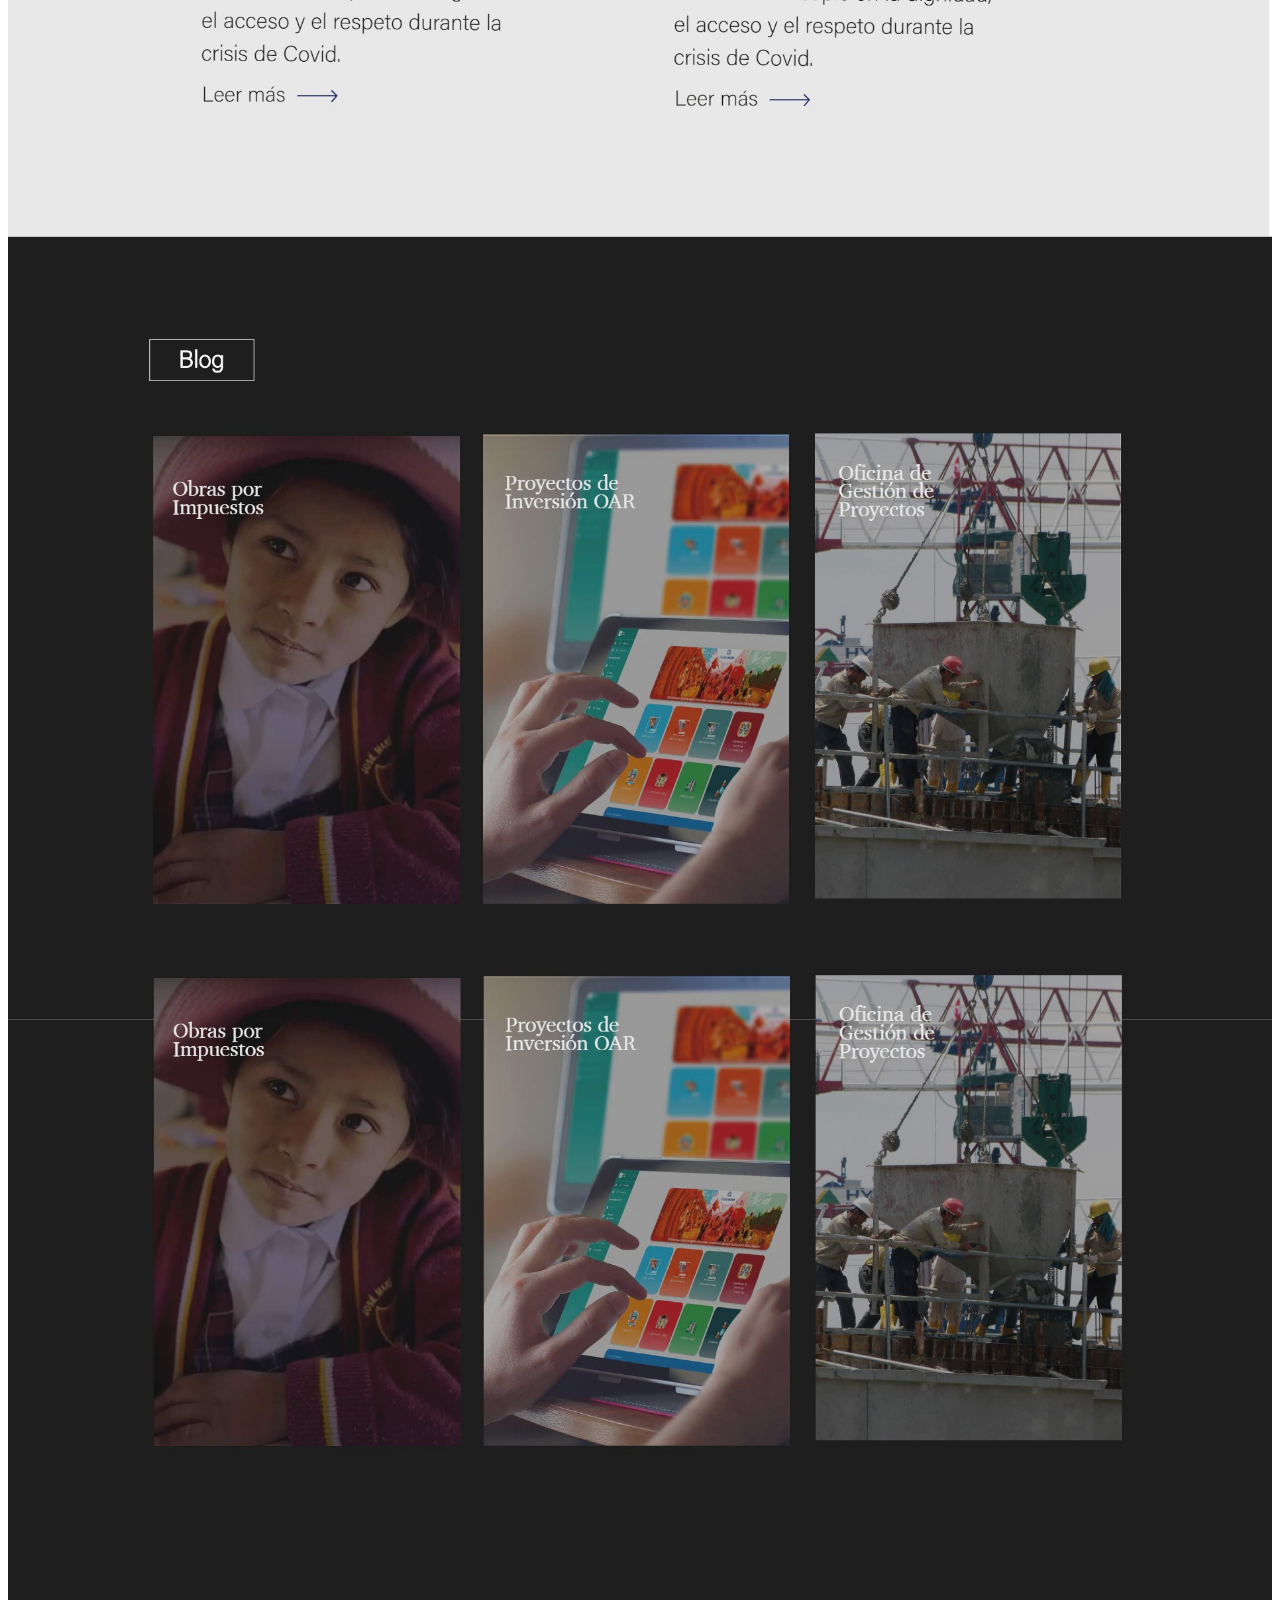
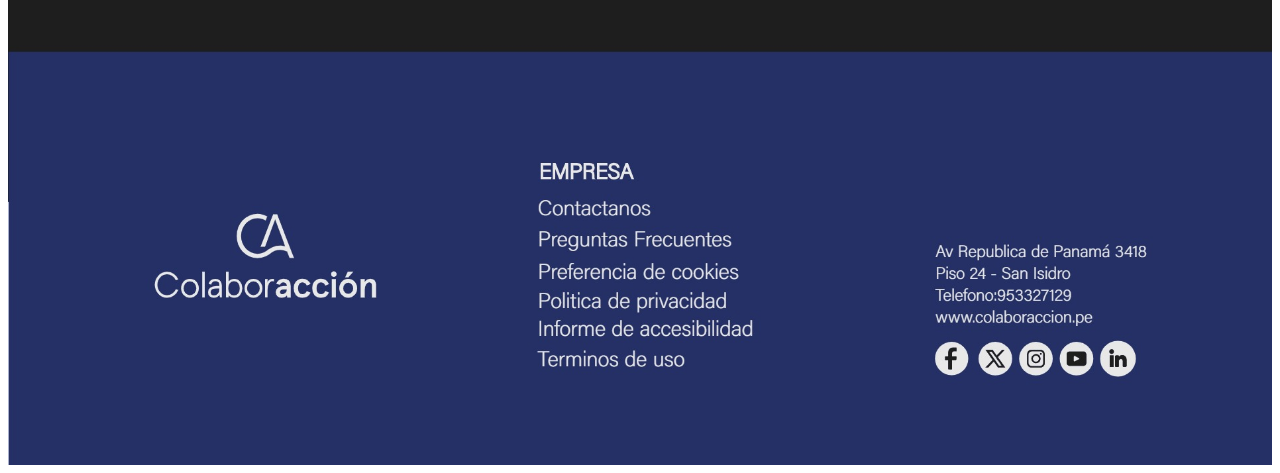
<file: new.html>
<html>
    <head>

    </head>
    <body>
        <img src="./imgs/pagina principal web.pdf-1-1.jpeg" style="width: 100%;">
        <img src="./imgs/pagina principal web.pdf-2-2.jpeg" style="width: 100%;">
        <img src="./imgs/pagina principal web.pdf-3-3.jpeg" style="width: 100%;">
    </body>
</html>
</file>
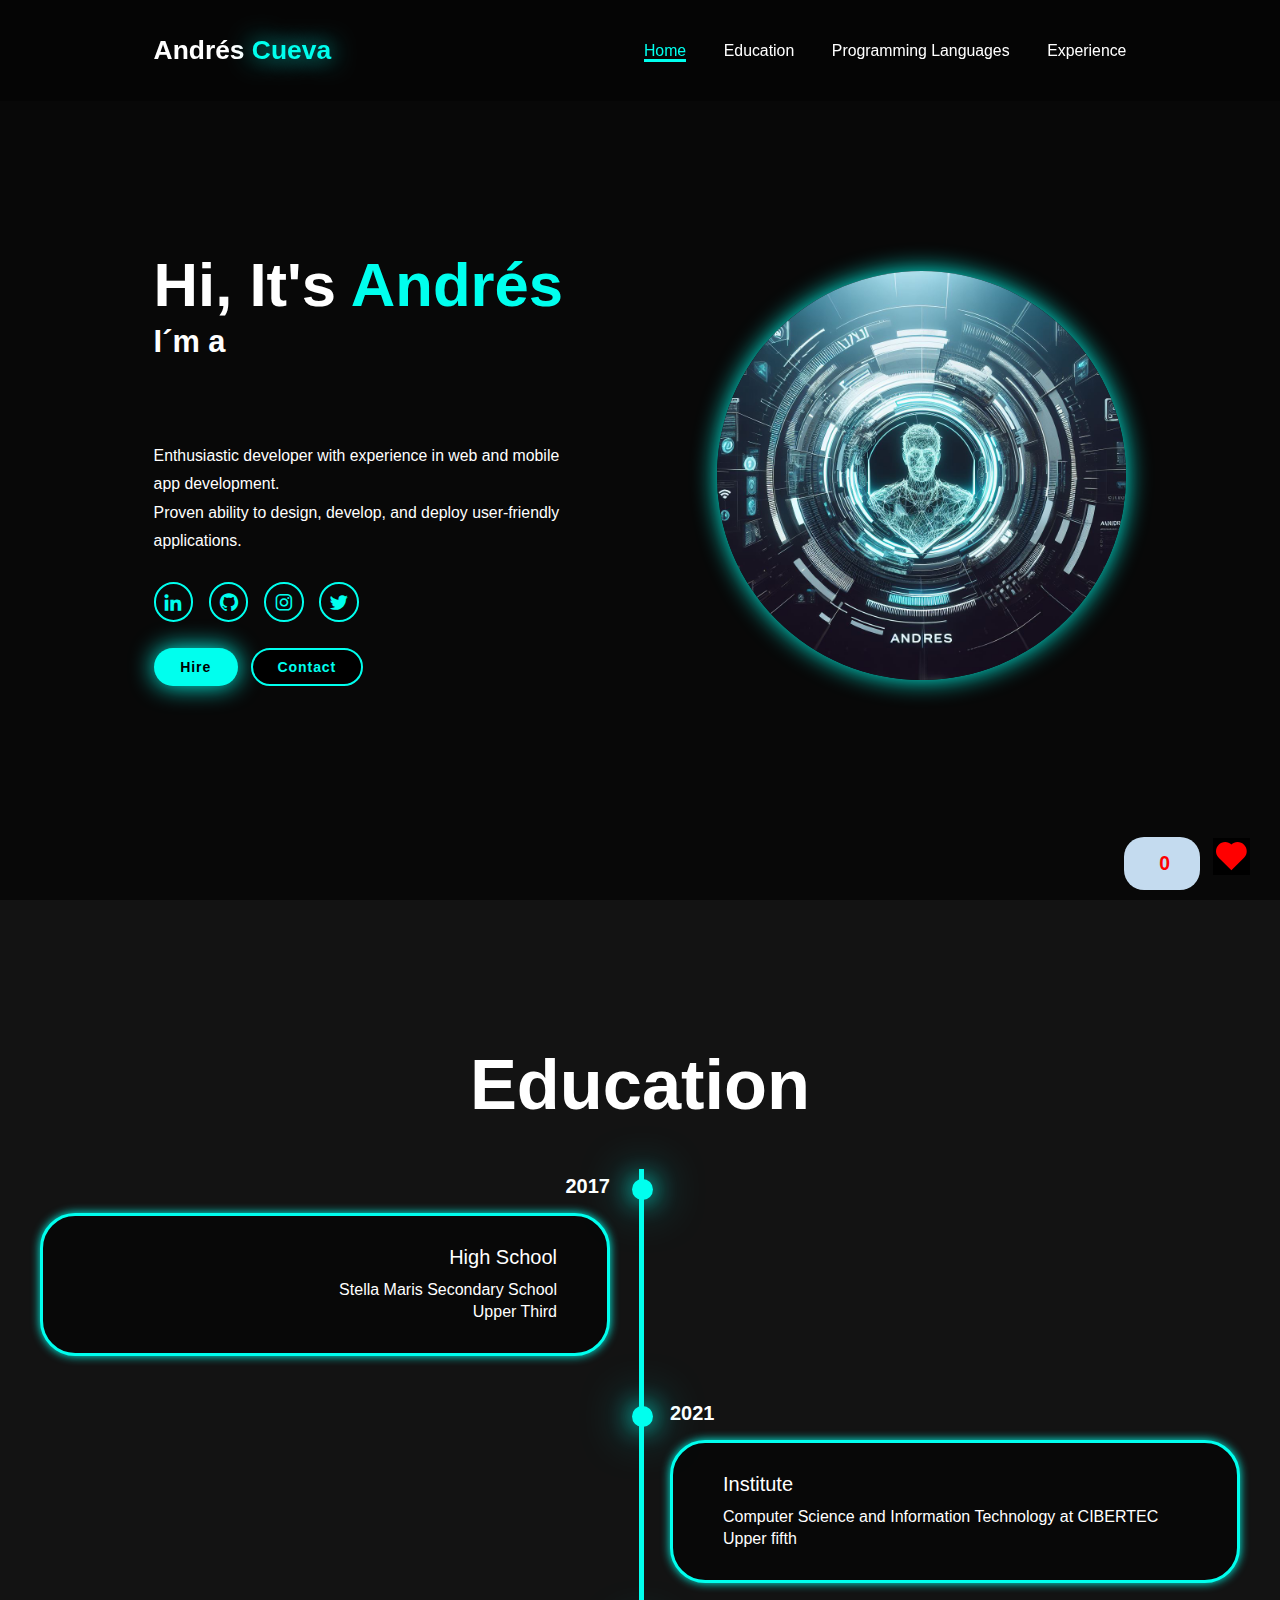
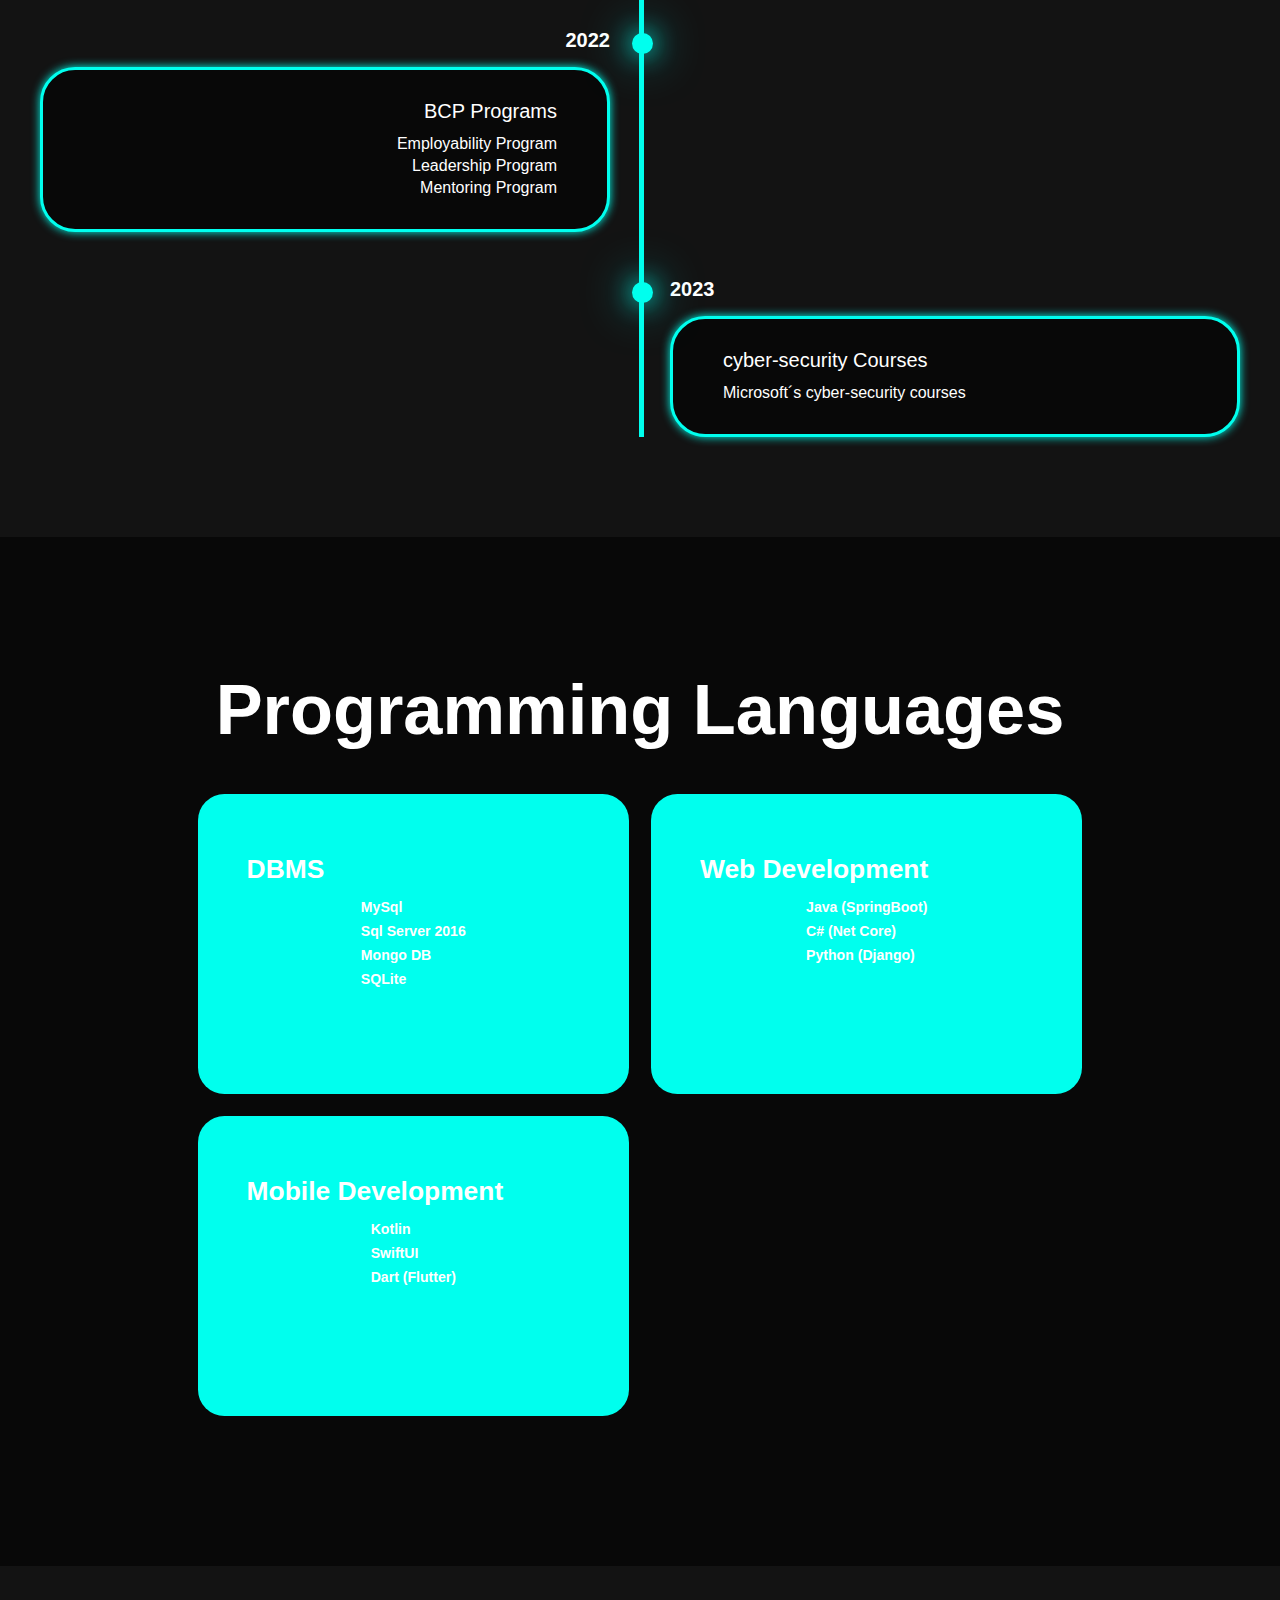
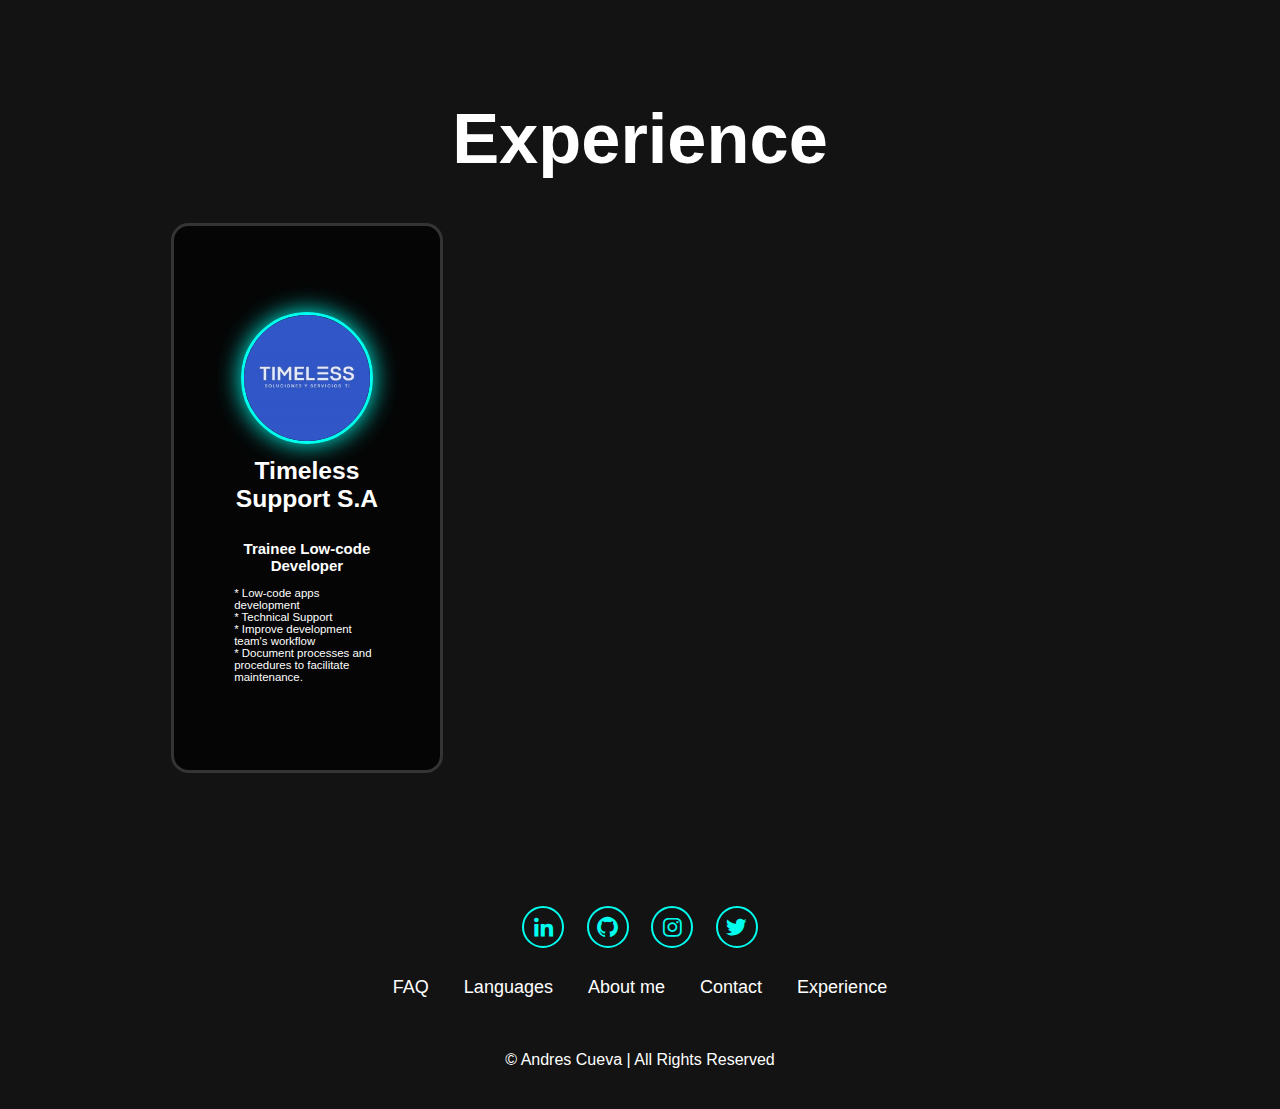
<file: other.html>
<!DOCTYPE html>
<html lang="en">
<head>
    <meta charset="UTF-8">
    <meta name="viewport" content="width=device-width, initial-scale=1.0">
    <title>Andres Cueva</title>
    <link rel="stylesheet" href="./css/styles.css">
    <link href='https://unpkg.com/boxicons@2.1.4/css/boxicons.min.css' rel='stylesheet'>

</head>
<body>
<header class="header">
    <a href="#home" class="logo">Andrés
        <span>Cueva</span></a>

    <i class='bx bx-menu' id="menu-icon"></i>

    <nav class="navbar">
        <a href="#home" class="active">Home</a>
        <a href="#education">Education</a>
        <a href="#languages">Programming Languages</a>
        <a href="#experience">Experience</a>
    </nav>
</header>

<section class="home" id="home">
    <div class="home-content">
        <h1>Hi, It's <span>Andrés</span></h1>
        <h3 class="text-animation"> I´m a <span></span></h3>
        <p>Enthusiastic developer with experience in web and mobile app development. <br>
           Proven ability to design, develop, and deploy user-friendly applications.</p>

        <div class="social-icons">
            <a href="https://linkedin.com/in/andres-cueva/"><i class='bx bxl-linkedin'></i></a>
            <a href="https://github.com/AndrewJk98"><i class='bx bxl-github'></i></a>
            <a href="#"><i class='bx bxl-instagram'></i></a>
            <a href="#"><i class='bx bxl-twitter'></i></a>
        </div>

        <div class="btn-group">
            <a href="#" class="btn">Hire</a>
            <a href="#contact" class="btn">Contact</a>
        </div>
    </div>
        <div class="home-img">
            <img src="./imgs/imag2.jpeg" alt="">
        </div>
</section>
<section class="education" id="education">
    <h2 class="heading">Education</h2>
    <div class="timeline-items" >
        <div class="timeline-item">
            <div class="timeline-dot"></div>
                <div class="timeline-date">2017</div>
                <div class="timeline-content">
                    <h3>High School</h3>
                    <p>Stella Maris Secondary School <br> Upper Third </p>
                </div>

        </div>
        <div class="timeline-item">
            <div class="timeline-dot"></div>
                <div class="timeline-date">2021</div>
                <div class="timeline-content">
                    <h3>Institute</h3>
                    <p>Computer Science and Information Technology at CIBERTEC <br> Upper fifth</p>
                </div>

        </div>
        <div class="timeline-item">
            <div class="timeline-dot"></div>
                <div class="timeline-date">2022</div>
                <div class="timeline-content">
                    <h3>BCP Programs</h3>
                    <p>
                        Employability Program <br>
                        Leadership Program <br>
                        Mentoring Program
                    </p>
                </div>

        </div>
        <div class="timeline-item">
            <div class="timeline-dot"></div>
                <div class="timeline-date">2023</div>
                <div class="timeline-content" >
                    <h3>cyber-security Courses</h3>
                    <p>Microsoft´s cyber-security courses </p>
                </div>
        </div>
    </div>
</section>
<section class="languages" id="languages">
    <h2 class="heading">Programming Languages</h2>
    <div class="languages-container">
        <div class="language-box">
            <div class="language-info">
                <h4>DBMS</h4>
                <p>
                    MySql <br>
                    Sql Server 2016 <br>
                    Mongo DB <br>
                    SQLite
                </p>
            </div>
        </div>
        <div class="language-box">
            <div class="language-info">
                <h4>Web Development</h4>
                <p>
                    Java (SpringBoot) <br>
                    C# (Net Core) <br>
                    Python (Django)
                </p>
            </div>
        </div>
        <div class="language-box">
            <div class="language-info">
                <h4>Mobile Development</h4>
                <p>
                    Kotlin <br>
                    SwiftUI <br>
                    Dart (Flutter)
                </p>
            </div>
        </div>
    </div>

</section>
<section class="experiences" id="experience">
    <div class="experience-box">
        <h2 class="heading">Experience</h2>
        <div class="wrapper">
            <div class="experience-item">
                <img src="imgs/timeless.png" alt="">
                <h2>Timeless Support S.A</h2>
                <div class="rating">
                    <!--
                    <div class="stars">
                        <i class='bx bxs-star' > </i>
                        <i class='bx bxs-star' > </i>
                        <i class='bx bxs-star' > </i>
                        <i class='bx bxs-star' > </i>
                        <i class='bx bxs-star' > </i>
                    </div> -->
                </div>
                <h3 style="font-size: 15px">Trainee Low-code Developer</h3>
                <p style="text-align: left">
                    * Low-code apps development <br>
                    * Technical Support <br>
                    * Improve development team's workflow <br>
                    * Document processes and procedures to facilitate maintenance.
                </p>
            </div>
            <!--
            <div class="experience-item">
                <img src="imgs/imag2.jpeg" alt="">
                <h2>Timeless</h2>
                <div class="rating">
                    <div class="stars">
                        <i class='bx bxs-star' > </i>
                        <i class='bx bxs-star' > </i>
                        <i class='bx bxs-star' > </i>
                        <i class='bx bxs-star' > </i>
                        <i class='bx bxs-star' > </i>
                    </div>
                </div>
                <p>Lorem Ipsum is simply dummy text of the printing and typesetting industry. Lorem Ipsum has been the industry's standard dummy text ever since the 1500s, when an unknown printer took a galley of type and scrambled it to make a type specimen book. It has survived not only five centuries, but also the leap into electronic typesetting, remaining essentially unchanged. It was popularised in the 1960s with the release of Letraset sheets containing Lorem Ipsum passages, and more recently with desktop publishing software like Aldus PageMaker including versions of Lorem Ipsum</p>
            </div>
            <div class="experience-item">
                <img src="imgs/imag2.jpeg" alt="">
                <h2>Timeless</h2>
                <div class="rating">
                    <div class="stars">
                        <i class='bx bxs-star' > </i>
                        <i class='bx bxs-star' > </i>
                        <i class='bx bxs-star' > </i>
                        <i class='bx bxs-star' > </i>
                        <i class='bx bxs-star' > </i>
                    </div>
                </div>
                <p>Lorem Ipsum is simply dummy text of the printing and typesetting industry. Lorem Ipsum has been the industry's standard dummy text ever since the 1500s, when an unknown printer took a galley of type and scrambled it to make a type specimen book. It has survived not only five centuries, but also the leap into electronic typesetting, remaining essentially unchanged. It was popularised in the 1960s with the release of Letraset sheets containing Lorem Ipsum passages, and more recently with desktop publishing software like Aldus PageMaker including versions of Lorem Ipsum</p>
            </div>
            -->
        </div>
    </div>

</section>
<!--<section class="contacts" id="contact">
    <h2 class="heading">Contact <span>Me</span></h2>
    <form action="https://formsubmit.co" method="post">
        <div class="input-group">
            <div class="input-box">
                <input type="text" name="name" placeholder="Full Name">
                <input type="email" name="email" placeholder="Email">

            </div>
            <div class="input-box">
                <input type="number" name="number" placeholder="Phone Number">
                <input type="text" name="subject" placeholder="Subject">
            </div>
        </div>
        <div class="input-group-2">
            <textarea name="message" id="" cols="30" rows="10" placeholder="Your Message"></textarea>
            <input type="submit" value="Send Message" class="btn">
        </div>
        <input type="hidden" name="_next" value="https://andrewjk98.github.io/Portfolio/">
        <input type="hidden" name="_captcha" value="false">
    </form>
</section>-->
<footer class="footer">
    <div class="social">
        <a href="https://linkedin.com/in/andres-cueva/"><i class='bx bxl-linkedin'></i></a>
        <a href="https://github.com/AndrewJk98"><i class='bx bxl-github'></i></a>
        <a href="#"><i class='bx bxl-instagram'></i></a>
        <a href="#"><i class='bx bxl-twitter'></i></a>
    </div>
    <ul class="list">
        <li><a href="#">FAQ</a></li>
        <li><a href="#">Languages</a></li>
        <li><a href="#">About me</a></li>
        <li><a href="#">Contact</a></li>
        <li><a href="#">Experience</a></li>
    </ul>
    <p class="copyright"> © Andres Cueva | All Rights Reserved</p>
</footer>
<div id="like-counter">
    <span id="like-count">0</span>
</div>
<div id="plus-button">
    <button id="like-btn">
        <i class='bx bxs-heart' ></i>
    </button>
</div>
<script src="js/scripts.js"></script>
</body>
</html>
</file>
<file: css/styles.css>
* {
    margin: 0;
    padding: 0;
    box-sizing: border-box;
    text-decoration: none;
    border: none;
    outline: none;
    scroll-behavior: smooth;
    font-family: "Poppins", sans-serif;
}
:root {
    --bg-color: #080808;
    --second-bg-color: #131313;
    --text-color: white;
    --main-color: #00ffee;
}
html{
    font-size: 60%;
    overflow-x: hidden ;
}
body{
    background: var(--bg-color);
    color: var(--text-color);
}
.header {
    position: fixed;
    top: 0;
    left: 0;
    width: 100%;
    padding: 4rem 12% 4rem;
    background: rgba(0, 0, 0, 0.368);
    backdrop-filter: blur(10px);
    display: flex;
    justify-content: space-between;
    align-items: center;
    z-index: 5;

}
.logo {
    font-size: 3rem;
    color: var(--text-color);
    font-weight: 800;
    cursor: pointer;
    transition: 0.3s ease;
}
.logo.hover{
    transform: scale(1.1);
}
.logo span{
    text-shadow: 0 0 25px var(--main-color);
}
.navbar a{
    font-size: 1.8rem;
    color: var(--text-color);
    margin-left: 4rem;
    font-weight: 500;
    transition: 0.3s ease;
    border-bottom: 3px solid transparent;
}
.navbar a:hover,
.navbar a.active{
    color: var(--main-color);
    border-bottom: 3px solid var(--main-color);
}
#menu-icon{
    font-size: 3.6rem;
    color: var(--main-color);
    display: none;
}
section{
    min-height: 100vh;
    padding: 10rem 12% 10rem;
}
.home{
    display: flex;
    align-items: center;
    justify-content: center;
    gap: 15rem;
}
.home-content{
    display: flex;
    flex-direction: column;
    align-items: baseline;
    text-align: left;
    justify-content: center;
    margin-top: 3rem;
}
span{
    color: var(--main-color);
}
.logo span{
    color: var(--main-color);
}
.home-content h3{
    margin-bottom: 2rem;
    margin-top: 1rem;
    font-size: 3.5rem;
}
.home-content h1{
    font-size: 7rem;
    font-weight: 700;
    margin-top: 1.5rem;
    line-height: 1;
}
.home-img{
    border-radius: 50%;
}
.home-img img{
    position: relative;
    top: 3rem;
    width: 32vw;
    border-radius: 50%;
    box-shadow: 0 0 25px var(--main-color);
    cursor: pointer;
    transition:  0.4s ease-in-out;
}
.home-img img:hover{
    box-shadow: 0 0 25px var(--main-color),
                0 0 50px var(--main-color),
                0 0 100px var(--main-color);
}
.home-content p{
    font-size: 1.8rem;
    font-weight: 500;
    line-height: 1.8;
    max-width: 1000px;
}
.social-icons a{
    display: inline-flex;
    justify-content: center;
    align-items: center;
    width: 4.5rem;
    height: 4.5rem;
    background: transparent;
    border: 2px solid var(--main-color);
    font-size: 2.5rem;
    border-radius: 50%;
    color: var(--main-color);
    margin: 3rem 1.5rem 3rem 0;
    transition: 0.3s  ease-in-out;
}
.social-icons a:hover{
    color: var(--text-color);
    transform: scale(1.3) translateY(-5px);
    box-shadow: 0 0 25px var(--main-color);
    background-color: var(--main-color);
}
.btn{
    display: inline-block;
    padding: 1rem 2.8rem;
    background: var(--main-color);
    box-shadow: 0 0 25px var(--main-color);
    border-radius: 4rem;
    font-size: 1.6rem;
    color: black;
    border: 2px solid transparent;
    letter-spacing: 0.1rem;
    font-weight: 600;
    transition: 0.3s ease-in-out;
    cursor: pointer;
}
.btn:hover{
    transform: scale(1.05);
    box-shadow: 0 0 50px var(--main-color);
}
.btn-group{
    display: flex;
    align-items: center;
    gap: 1.5rem;
}
.btn-group a:nth-of-type(2){
    background-color: black;
    color: var(--main-color);
    border: 2px solid var(--main-color);
    box-shadow: 0 0 25px transparent;
}
.btn-group a:nth-of-type(2):hover{
    box-shadow: 0 0 25px var(--main-color);
    background-color: var(--main-color);
    color: black;
}
.text-animation{
    font-size: 34px;
    font-weight: 600;
    min-height: 100px;
}
.text-animation span{
    position: relative;
}
.text-animation span::before{
    content: "Web Developer";
    color: var(--main-color);
    animation: words 20s infinite;
}
.text-animation span::after{
    content: "";
    background-color: var(--bg-color);
    position: absolute;
    width: calc(100% + 8px);
    height: 100%;
    border-left: 3px solid var(--bg-color);
    right: -8px;
    animation: cursor 0.6s infinite, typing 20s steps(14) infinite;
}
@keyframes cursor {
    to{
        border-left: 2px solid var(--main-color);
    }
}
@keyframes words {
    0%, 20%{
        content: "Backend Developer";
    }
    21%, 40%{
        content: "Software Developer";
    }
    41%, 60%{
        content: "Mobile Developer";
    }
    61%, 80%{
        content: "Web Developer";
    }
    81%, 100%{
        content: "Software Tester";
    }
}
@keyframes typing {
    10%,
    15%,
    30%,
    35%,
    50%,
    55%,
    70%,
    75%,
    90%,
    95%{width: 0}
    5%,
    20%,
    25%,
    40%,
    45%,
    60%,
    65%,
    80%,
    85%{width: calc(100% + 8px)}
}
.heading{
    font-size: 8rem;
    text-align: center;
    margin: 5rem 0;
}
.education{
    padding: 100px 15px;
    background: var(--second-bg-color);
}
.education h2{
    margin-bottom: 5rem;
}
.timeline-items{
    max-width: 1200px;
    margin: auto;
    display: flex;
    flex-wrap: wrap;
    position: relative;
}
.timeline-items::before{
    content: "";
    position: absolute;
    width: 5px;
    height: 100%;
    background-color: var(--main-color);
    left: calc(50% - 1px);
}
.timeline-item{
    margin-bottom: 40px;
    width: 100%;
    position: relative;
}
.timeline-item:last-child{
    margin-bottom: 0;
}
.timeline-item:nth-child(odd){
    padding-right: calc(50% + 30px);
    text-align: right;
}
.timeline-item:nth-child(even) {
    padding-left: calc(50% + 30px);
}
.timeline-dot{
    height: 21px;
    width: 21px;
    background-color: var(--main-color);
    box-shadow: 0 0 25px var(--main-color),
                0 0 50px var(--main-color);
    position: absolute;
    left: calc(50% - 8px);
    border-radius: 50%;
    top: 10px;
}
.timeline-date{
    font-size: 20px;
    font-weight: 800;
    color: white;
    margin: 6px 0 15px;
}
.timeline-content{
    background-color: var(--bg-color);
    border: 3px solid var(--main-color);
    padding: 30px 50px;
    border-radius: 4rem;
    box-shadow: 0 0 10px var(--main-color);
    cursor: pointer;
    transition: 0.3s ease-in-out;
}
.timeline-content:hover{
    transform: scale(1.05);
    box-shadow: 0 0 25px var(--main-color);
}
.timeline-content h3{
    font-size: 20px;
    color: white;
    margin: 0 0 10px;
    font-weight: 500;
}
.timeline-content p{
    color: white;
    font-size: 16px;
    font-weight: 300;
    line-height: 22px;
}

::-webkit-scrollbar{
    width: 15px;
}
::-webkit-scrollbar-thumb{
    background-color: var(--main-color);
}
::-webkit-scrollbar-track{
    background-color: var(--bg-color);
    width: 50px;
}
.languages h2{
    margin-bottom: 5rem;
    color: white;
}
.languages-container{
    display: grid;
    grid-template-columns:repeat(2, 1fr);
    align-items: center;
    gap: 2.5rem;
}
.language-box{
    background-color: var(--main-color);
    height: 300px;
    border-radius: 3rem;
    border: 5px solid transparent;
    cursor: pointer;
    transition: 0.4s ease-in-out;
}
.language-box:hover{
    background: white;
    color: black;
    border: 5px solid var(--main-color);
    transform: scale(1.03);
}
.language-box .language-info{
    display: flex;
    flex-direction: column;
    text-align: left;
    max-height: 200px;
    justify-content: left;
    align-items: baseline;
    padding: 5rem 5rem;
}
.language-info h4{
    font-size: 3rem;
    font-weight: 800;
    line-height: 2;
}
.language-info p{
    font-size: 1.6rem;
    font-weight: 600;
    max-height: 100px;
    line-height: 1.7;
    margin: auto;
}
.experiences {
    background: var(--second-bg-color);
}
.experience-box{
    background-size: cover;
    display: flex;
    align-items: center;
    justify-content: center;
    flex-direction: column;
}
.experiences .heading{
    margin-bottom: 5rem;
}
.experience-box img{
    width: 15rem;
    border-radius: 50%;
    border: 3px solid var(--main-color);
    box-shadow: 0 0 25px var(--main-color);
}
.wrapper{
    display: grid;
    grid-template-columns: repeat(3,1fr);
    gap: 3rem;
}
.experience-item{
    min-height: 550px;
    max-width: 450px;
    background: rgba(0, 0, 0, 0.7);
    border: 3px solid rgba(238, 238, 238, 0.2);
    border-radius: 2rem;
    margin: 0 2rem;
    padding: 30px 60px;
    cursor: pointer;
    display: flex;
    flex-direction: column;
    align-items: center;
    justify-content: center;
    text-align: center;
    gap: 1.5rem;
    color: white;
    transition: 0.4s ease-in-out;
}
.experience-item:hover{
    border: 3px solid var(--main-color);
    transform: translateY(-10px) scale(1.03);
    box-shadow: 0 0 50px var(--main-color);
}
.experience-item h2{
    font-size: 2.8rem;
}
.experience-item p{
    font-size: 1.3rem;
}
.stars{
    color: gold;
    font-size: 2rem;
}
.contacts{
    background-color: var(--bg-color);
}
.contacts h2{
    margin-bottom: 3rem;
    color: white;
}
.contacts form{
    display: flex;
    align-items: center;
    justify-content: center;
    gap: 3rem;
    margin: 5rem auto;
    text-align: center;
}
.contacts form .input-box{
    display: flex;
    justify-content: center;
    flex-wrap: wrap;
}
.contacts form .input-box input,
.contacts form textarea{
    width: 100%;
    padding: 2.5rem;
    font-size: 1.8rem;
    color: var(--text-color);
    background: var(--second-bg-color);
    border-radius: 2rem;
    border: 2px solid var(--main-color);
    margin: 1.5rem 0;
    resize: none;
}
.contacts form .btn{
    margin-top: 2rem;
}
.footer{
    position: relative;
    bottom: 0;
    width: 100%;
    padding: 40px 0;
    background-color: var(--second-bg-color);
}
.footer .social{
    text-align: center;
    padding-bottom: 25px;
    color: var(--main-color);
}
.footer .social a{
    font-size: 25px;
    color: var(--main-color);
    border: 2px solid var(--main-color);
    width: 42px;
    height: 42px;
    line-height: 42px;
    display: inline-block;
    text-align: center;
    border-radius: 50%;
    margin: 0 10px;
    transition: 0.3s ease-in-out;
}
.footer .social a:hover{
    transform: scale(1.2)translateY(-10px);
    background-color: var(--main-color);
    color: black;
    box-shadow: 0 0 25px var(--main-color);
}
.footer ul{
    margin-top: 0;
    padding: 0;
    font-size: 18px;
    line-height: 1.6;
    margin-bottom: 0 ;
    text-align: center;
}
.footer ul li a{
    color: white;
    border-bottom: 3px solid transparent;
    transition: 0.3s ease-in-out;
}
.footer ul li a:hover{
    border-bottom: 3px solid var(--main-color);
}
.footer ul li {
    display: inline-block;
    padding: 0 15px;
}
.footer .copyright{
    margin-top: 50px;
    text-align: center;
    font-size: 16px;
    color: white;
}
@media (max-width: 1285px){
    html{font-size: 55%}
    .languages-container{
        padding-bottom: 7rem;
        grid-template-columns: repeat(2,1fr);
        margin: 0 5rem;
    }
}
@media (max-width: 991px) {
    header{ padding: 2rem 3%}
    section{ padding: 10rem 3% 2rem}
    .timeline-items::before{ left: 7px;}
    .timeline-items:nth-child(odd){
        padding-right: 0;
        text-align: left;
    }
    .timeline-items:nth-child(odd), .timeline-items:nth-child(even){
        padding-left: 37px ;
    }
    .timeline-dot{left: 0}
    .languages{padding-bottom: 7rem}
    .experiences .wrapper{
        grid-template-columns: repeat(1,1fr);
    }
    .contacts form {flex-direction: column;}
    .footer{ padding: 2rem 3%}
}
@media(max-width: 895px) {
    #menu-icon {
        display: block;
    }
    .navbar {
        position: absolute;
        top: 100%;
        right: 0;
        width: 50%;
        padding: 1rem 3%;
        background: rgba(0, 0, 0, 0.8);
        backdrop-filter: blur(20px);
        border-bottom-left-radius: 2rem;
        border-left: 2px solid var(--main-color);
        border-bottom: 2px solid var(--main-color);
        display: none;
    }
    .navbar.active {
        display: block;
    }
    .navbar a {
        display: block;
        font-size: 2rem;
        margin: 3rem 0;
        color: white;
    }
    .home {
        flex-direction: column-reverse;
        margin: 5rem 4rem;
    }
    .home-content h3{
        font-size: 2.6rem;
    }
    .home-content h1{
        font-size: 8rem;
        margin-top: 3rem;
    }
    .home-content p{
        max-width: 600px;
        margin: 0 auto;
    }
    .home-img img{ width: 56vw}
    .languages{ margin-bottom: 3rem}
    .languages-container{ grid-template-columns: repeat(1,1fr)}

}
#like-counter {
    position: fixed;
    bottom: 10px;
    right: 80px;
    padding: 15px 30px; /* Increased padding for more space */
    background-color: #c4dbef;
    border-radius: 20px;
    color: #3498db;
    display: flex;
    align-items: center;
    font-size: 2.2rem; /* Increased font size */
}

#like-count {
    margin-left: 5px;
    font-weight: bold;
    color: red;
}
#plus-button{
    position: fixed;
    bottom: 10px;
    right: 0;
    padding: 15px 30px;
    border-radius: 20px;
    color: #3498db;
    display: flex;
    align-items: center;
    font-size: 2.2rem;
}
#like-btn  i {
    align-items: baseline;

    background-color: black;
    font-size: 4.2rem; /* Matches font size of text */
    color: red;
}
</file>
<file: surprise/style.css>
@import url('https://fonts.googleapis.com/css2?family=Roboto:wght@700&display=swap');
@import url('https://fonts.googleapis.com/css2?family=Dancing+Script:wght@700&display=swap');
*{
    margin: 0;
    padding: 0;
    box-sizing: border-box;
}
body {
    height: 100vh;
    background: linear-gradient(rgb(255 255 255 / 90%), rgb(255 63 63 / 0%)), url(image/bgr.jpg);
    background-size: cover;
}
.wrapper{
    position: relative;
    width: 100%;
    height: 100%;
    display: flex;
    justify-content: center;
    align-items: center;
    min-height: 100vh;
    overflow: hidden;
}

.wrapper .crile-1{
    position: absolute;
    content: "";
    width: 100px;
    height: 100px;
    border: 6px solid red;
    border-radius: 50%;
    transform: scale(0);
    animation: scaleBorder 1s forwards alternate ease-in-out;
}
@keyframes scaleBorder{
    70%{
        transform: scale(1);
        border-width: 6px;
    }
    80%{
        transform: scale(1);
        border-width: 1px;
    }
    100%{
        transform: scale(1);
        border-width: 1px;
        opacity: 0;
    }
}
.wrapper .crile-2{
    position: absolute;
    content: "";
    width: 100px;
    height: 100px;
    border: 6px solid red;
    border-radius: 50%;
    transform: scale(0);
    animation: scaleBorder 1s forwards alternate ease-in-out 2;
    animation-delay: 0.3s;
}

.wrapper .crile-3{
    position: absolute;
    width: 50px;
    height: 50px;
    border: 30px solid red;
    border-radius: 50%;
    transform: scale(0);
    animation: spanScale 2s forwards alternate 1.8s;
}
@keyframes spanScale{
    0%{
        border-width: 30px;
        transform: scale(0);
    }
    30%, 40%{
        transform: scale(1);
    }
    50%{
        border-width: 5px;
        transform: scale(0.2);
    }
    52%{
        border-width: 30px;
    }
    80%{
        border-width: 30px;
        transform:translateY(300px) scale(0.2);
    }
    100%{
        border-width: 25px;
        transform:translate(0) scale(0);
    }
}
.wrapper .crile-4{
    position: absolute;
    bottom: 0;
    width: 100%;
    height: 100%;
    /* background: url("image/bgr.jpg"); */
    background-repeat: no-repeat;
    background-size: cover;
    transform: scale(0);
    transform-origin: bottom;
    /* animation: bgrScale 1s ease-in-out forwards alternate 3.1s; */
}
@keyframes bgrScale{
    0%{
        width: 10px;
        height: 10px;
        transform: scale(0);
        border-radius: 50%;
        transform-origin: bottom;
    }
    98%{
        width: 700px;
        height: 700px;
        transform: scale(1);
        border-radius: 50%;
        transform-origin: bottom;
    }
    100%{
        width: 100%;
        height: 100%;
        transform: scale(1);
    }
}
.heart{
    position: absolute;
    width: 25%;
    height: 25%;
    display: flex;
    justify-content: center;
    align-items: center;
    z-index: 100;
    filter: drop-shadow(3px 3px 6px rgba(0,0,0,0.4));
    animation: nhiptim 2s forwards 16s;
}
.heart .st0{
    position: absolute;
    fill:none;
    stroke-width: 4px;
    stroke: #fed3dd;
    stroke-dasharray: 1700;
    stroke-dashoffset: 0;
    opacity: 0;
    animation: heart 5s linear forwards alternate 6s;
}
@keyframes heart{
    0%{
        opacity: 1;
        stroke-dashoffset: 1700;
    }
    100%{
        opacity: 1;
        stroke-dashoffset: 0;
        fill: #ff2b5d;
    }
}
.traitym{
    width: 250px;
    height: 250px;
    display: flex;
    justify-content: center;
    align-items: center;
    z-index: 100;
    animation: nhiptim 2s forwards 15s;
}
@keyframes nhiptim {
    0%{
        transform:rotate(0deg) scale(1);
    }
    20%,100%{
        transform:rotate(720deg) scale(0);
    }
}
.traitym .st1{
    fill: none;
    stroke: #ffffff;
    stroke-width: 5px;
    stroke-dasharray: 3700;
    stroke-dashoffset: 3700;
    animation: ani 10s forwards 7.5s;
}
@keyframes ani{
    0%{
        fill: none;
        stroke-dashoffset: 3700;
    }
    100%{
        fill: none;
        stroke-dashoffset: 0;
    }
}
.traitym .st2{
    stroke: #ffffff;
    stroke-width: 5px;
    fill: none;
    stroke-dasharray: 1700;
    stroke-dashoffset: 1700;
    animation: ani1 10s forwards 7s;
}
@keyframes ani1{
    0%{
        stroke-dashoffset: 2000;
        fill: none;
    }
    100%{
        stroke-dashoffset: 0;
        fill: red;
    }
}

.avt{
    position: absolute;
    width: 190px;
    height: 190px;
    border-radius: 50%;
    border: 4px solid #fff;
    overflow: hidden;
    transform: scale(0) translateY(20px);
    box-shadow: 3px 3px 10px rgba(0, 0, 0, 0.4);
    display: flex;
    z-index: 10000;
    animation: avt 2s forwards 17s;
}
@keyframes avt{
    0%{
        transform: scale(0) translateY(-40px);
    }
    10%{
        transform: scale(1.3) translateY(-40px);
    }
    20%{
        transform:scale(0.7) translateY(-40px);
    }
    30%,100%{
        transform:scale(1) translateY(-40px);
    }
}
.avt img{
    width: 100%;
    object-fit: cover;
}
.heart-item1{
    position: absolute;
    transform: scale(0) rotate(0deg);
    animation: bigHeart 2s forwards 11.2s;
}
@keyframes bigHeart{
    0%{
        transform: scale(0) rotate(0deg);
    }
    20%{
        transform: scale(1.3);
    }
    40%{
        transform: scale(0.7) rotate(360deg);
    }
    60%,100%{
        transform: scale(1) rotate(720deg);
    }
}
.heart-item2{
    position: absolute;
    width: 380px;
    z-index: 10;
    transform: scale(0);
    animation: bigHeart 2s forwards alternate 11s;
}
.heart-item2 img{
    width: 100%;
}

.box-heart{
    position: absolute;
    top: 0;
    left: 0;
    width: 100%;
}
.heart1{
    position: absolute;
    display: flex;
    width: 100px;
    justify-content: center;
    filter: drop-shadow(2px 2px 2px rgba(0,0,0,0.2));
    left: 100px;
    animation: heart1 2s infinite linear;
}
@keyframes heart1{
    0%{
        transform: rotate(0);
        transform-origin: top;
    }
    25%{
        transform: rotate(5deg);
        transform-origin: top;
    }
    50%{
        transform: rotate(0);
        transform-origin: top;
    }
    75%{
        transform: rotate(-5deg);
        transform-origin: top;
    }
    100%{
        transform: rotate(0);
        transform-origin: top;
    }
}
.heart1::before{
    position: absolute;
    content: "";
    width: 4px;
    height: 200px;
    background: #ffffff;
    filter: blur(0.5px);
}
.heart1 .fa-heart{
    position: absolute;
    font-size: 80px;
    color: #f8dae9;
    filter: drop-shadow(2px 2px 2px rgba(0,0,0,0.2));
    top: 150px;
}

.heart2{
    position: absolute;
    display: flex;
    width: 100px;
    justify-content: center;
    filter: drop-shadow(2px 2px 2px rgba(0,0,0,0.2));
    right: 100px;
    animation: heart1 2s infinite linear;
}
.heart2::before{
    position: absolute;
    content: "";
    width: 4px;
    height: 200px;
    background: #ffffff;
    filter: blur(0.5px);
}
.heart2 .fa-heart{
    position: absolute;
    font-size: 80px;
    color: #ff8dc6;
    filter: drop-shadow(2px 2px 2px rgba(0,0,0,0.2));
    top: 150px;
}
.heart3{
    position: absolute;
    display: flex;
    width: 100px;
    justify-content: center;
    filter: drop-shadow(2px 2px 2px rgba(0,0,0,0.2));
    left: 300px;
    animation: heart1 2s infinite linear;
}
.heart3::before{
    position: absolute;
    content: "";
    width: 4px;
    height: 100px;
    background: #ffffff;
    filter: blur(0.5px);
}
.heart3 .fa-heart{
    position: absolute;
    font-size: 80px;
    color: #ff4174;
    filter: drop-shadow(2px 2px 2px rgba(0,0,0,0.2));
    top: 70px;
}
.heart4{
    position: absolute;
    display: flex;
    width: 100px;
    justify-content: center;
    filter: drop-shadow(2px 2px 2px rgba(0,0,0,0.2));
    right: 300px;
    animation: heart1 2s infinite linear;
}
.heart4::before{
    position: absolute;
    content: "";
    width: 4px;
    height: 100px;
    background: #ffffff;
    filter: blur(0.5px);
}
.heart4 .fa-heart{
    position: absolute;
    font-size: 80px;
    color: #ff799f;
    filter: drop-shadow(2px 2px 2px rgba(0,0,0,0.2));
    top: 70px;
}
.box-big_clouds{
    position: absolute;
    top: 0;
    left: 0;
    width: 100%;
    height: 100%;
    display: flex;
    justify-content: center;
    align-items: center;
}
.big_clouds1{
    position: absolute;
    bottom: -190px;
    width: 110%;
    z-index: 7;
    animation: bigClouds1 4s infinite alternate;
}
.big_clouds1 img{
    width: 100%;
}
@keyframes bigClouds1{
    0%{
        transform: scale(1);
    }
    50%{
        transform: scale(0.98);
    }
    100%{
        transform: scale(1);
    }
}
.big_clouds2{
    position: absolute;
    bottom: -240px;
    width: 110%;
    z-index: 6;
    animation: bigClouds2 3s infinite alternate;
}
.big_clouds2 img{
    width: 100%;
}
@keyframes bigClouds2{
    0%{
        transform: scale(1);
    }
    50%{
        transform: scale(0.98);
    }
    100%{
        transform: scale(1);
    }
}
.big_clouds3{
    position: absolute;
    bottom: -150px;
    width: 110%;
    z-index: 5;
    animation: bigClouds3 2s infinite alternate;
}
.big_clouds3 img{
    width: 100%;
}
@keyframes bigClouds3{
    0%{
        transform: scale(1);
    }
    50%{
        transform: scale(0.98);
    }
    100%{
        transform: scale(1);
    }
}

.mail{
    position: absolute;
    z-index: 100000;
    width: 100px;
    height: 40px;
    display: flex;
    justify-content: center;
    align-items: center;
    cursor: pointer;
    margin-top: 180px;
    filter: drop-shadow(2px 2px 2px rgba(0,0,0,0.3));
    transform: scale(0);
    animation: boxMail 2s forwards ease-in-out 18s;
}
@keyframes boxMail{
    0%{
        transform: rotate(0deg) scale(0);
    }
    15%, 100%{
        transform: rotate(720deg) scale(1.1);
    }
}


.mail button{
    padding: 10px 15px;
    background-color: rgb(255, 109, 136);
    border: none;
    font-size: 25px;
    border-radius: 4px 0px 0px 4px;
    transition: 0.5s;
    width: 58px;
    height: 40px;
    display: flex;
    justify-content: center;
    align-items: center;
    cursor: pointer;
    color: #fff;
}
.mail button >i{
    transition: 0.5s;
}
.mail span{
    position: relative;
    width: 44px;
    height: 44px;
    background-color: rgb(255, 109, 136);
    margin-left: -2px;
    border-radius: 0px 6px 6px 0px;
    cursor: pointer;
    display: flex;
    justify-content: center;
    align-items: center;
    transition: 0.5s;
}
.heartMail i{
    color: #fff;
    transition: 1s;
}
.mail:hover button i{
    cursor: pointer;
    color: rgb(255, 255, 255);
    filter: drop-shadow(0px 0px 10px rgb(255, 187, 199));
    animation: rotateMail 0.5s linear infinite;
}
@keyframes rotateMail{
    0%{
        transform: rotate(0deg);
    }
    25%{
        transform: rotate(5deg);
    }
    50%{
        transform: rotate(0deg);
    }
    75%{
        transform: rotate(-5deg);
    }
    100%{
        transform: rotate(0deg);
    }
}
.mail:hover > .heartMail{
    transform: translateY(-4px);
    background-color: #f2acc6;
    box-shadow: -2px 2px 5px rgb(0, 0, 0, 0.5);
}

.mail:hover > .heartMail i{
    color: #ff0000;
    transform: rotate(360deg);
    filter: drop-shadow(0px 0px 7px rgb(255, 255, 255));
}
.gift{
    position: absolute;
    width: 110px;
    height: 110px;
    background: url(image/gift7.gif);
    background-repeat: no-repeat;
    background-size: cover;
    border-radius: 50%;
    background-position: center;
    box-shadow: 5px 5px 5px rgba(0, 0, 0, 0.2);
    left: 50px;
    top: 55%;
    z-index: 100;
    transform: scale(0);
    animation: giftCute 2s forwards 12.5s;
}
@keyframes giftCute{
    0%{
        transform: scale(0);
    }
    20%{
        transform: scale(1.3);
    }
    40%{
        transform: scale(0.7);
    }
    60%,100%{
        transform: scale(1);
    }
}
.gift::before{
    position: absolute;
    content: "Mở<3";
    font-family: 'Dancing Script', cursive;
    font-size: 20px;
    color: red;
    width: 110px;
    height: 35px;
    background: #ffffff;
    top: -30px;
    left: 50px;
    border-radius: 5px;
    box-shadow: 5px 5px 8px rgba(0, 0, 0, 0.2);
    display: flex;
    justify-content: center;
    align-items: center;
    z-index: 10;
    transition: animation 1s;
    opacity: 0;
    transform: translate(-60px, 60px) scale(0);
}
.icon:hover ~ .gift::before{
    animation: textGift 1s forwards;
}
@keyframes textGift{
    0%{
        opacity: 1;
        transform: translate(-60px, 60px) scale(0);
    }
    100%{
        opacity: 1;
        transform: translate(0px, 0px) scale(1);
    }
}
.gift1{
    position: absolute;
    width: 110px;
    height: 110px;
    background: url(image/gift5.gif);
    background-repeat: no-repeat;
    background-size: cover;
    border-radius: 50%;
    background-position: center;
    box-shadow: 5px 5px 5px rgba(0, 0, 0, 0.2);
    right: 50px;
    top: 55%;
    z-index: 10000;
    transform: scale(0);
    animation: giftCute 2s forwards 14s;
}
.gift1::before{
    position: absolute;
    content: "Nhé";
    font-size: 20px;
    color: red;
    font-family: 'Dancing Script', cursive;
    width: 110px;
    height: 35px;
    background: #ffffff;
    top: -30px;
    right: 50px;
    border-radius: 5px;
    box-shadow: 5px 5px 8px rgba(0, 0, 0, 0.2);
    display: flex;
    justify-content: center;
    align-items: center;
    z-index: 10;
    transition: animation 1s;
    opacity: 0;
    transform: translate(50px, 60px) scale(0);
}
.icon:hover ~ .gift1::before{
    animation: textGift1 1s forwards 1.5s;
}
@keyframes textGift1{
    0%{
        opacity: 1;
        transform: translate(50px, 60px) scale(0);
    }
    100%{
        opacity: 1;
        transform: translate(0px, 0px) scale(1);
    }
}
.gift2{
    position: absolute;
    width: 150px;
    height: 150px;
    background: url(image/gift6.gif);
    background-repeat: no-repeat;
    background-size: cover;
    border-radius: 50%;
    background-position: center;
    box-shadow: 5px 5px 5px rgba(0, 0, 0, 0.2);
    left: 220px;
    top: 30%;
    z-index: 10000;
    transform: scale(0);
    animation: giftCute 2s forwards 13s;
}
.gift2::before{
    position: absolute;
    content: "Thư";
    font-size: 20px;
    color: red;
    font-family: 'Dancing Script', cursive;
    width: 110px;
    height: 35px;
    background: #ffffff;
    top: -30px;
    left: 50px;
    border-radius: 5px;
    box-shadow: 5px 5px 8px rgba(0, 0, 0, 0.2);
    display: flex;
    justify-content: center;
    align-items: center;
    z-index: 10;
    transition: animation 1s;
    opacity: 0;
    transform: translate(-50px, 60px) scale(0);
}
.icon:hover ~ .gift2::before{
    animation: textGift 1s forwards 0.5s;
}
.gift3{
    position: absolute;
    width: 150px;
    height: 150px;
    background: url(image/gift3.gif);
    background-repeat: no-repeat;
    background-size: cover;
    border-radius: 50%;
    background-position: center;
    box-shadow: 5px 5px 5px rgba(0, 0, 0, 0.2);
    right: 220px;
    top: 30%;
    z-index: 10000;
    transform: scale(0);
    animation: giftCute 2s forwards 13.5s;
}
.gift3::before{
    position: absolute;
    content: "Ra";
    font-size: 20px;
    color: red;
    font-family: 'Dancing Script', cursive;
    width: 110px;
    height: 35px;
    background: #ffffff;
    top: -30px;
    right: 50px;
    border-radius: 5px;
    box-shadow: 5px 5px 8px rgba(0, 0, 0, 0.2);
    display: flex;
    justify-content: center;
    align-items: center;
    z-index: 10;
    transition: animation 1s;
    opacity: 0;
    transform: translate(50px, 60px) scale(0);
}
.icon:hover ~ .gift3::before{
    animation: textGift1 1s forwards 1s;
}
.icon{
    position: absolute;
    width: 50px;
    height: 50px;
    background: #fff;
    border-radius: 50%;
    display: flex;
    justify-content: center;
    align-items: center;
    bottom: 10%;
    box-shadow: 5px 5px 8px rgba(0, 0, 0, 0.2);
    cursor: pointer;
    z-index: 10000000000;
    transform: scale(0);
    animation: iconText 2s forwards 14.5s;
}
@keyframes iconText{
    0%{
        transform: scale(0);
    }
    10%{
        transform: scale(1.4);
    }
    20%{
        transform: scale(0.7);
    }
    30%,100%{
        transform: scale(1);
    }
}
.icon> i{
    font-size: 25px;
    color: #ff0000;
    transition: all 0.5s;
    transform: rotate(90deg);
}
.icon:hover > i{
    transform: rotate(630deg);
}
.textLove {
    position: absolute;
    top: 3%;
    display: flex;
    align-items: center;
    text-transform: capitalize;
    text-shadow: 0px 0px 10px rgba(0, 0, 0, 0.2);
}
.textLove p{
    font-family: 'Roboto', sans-serif;
    font-size: 60px;
    padding: 0px 10px;
    -webkit-text-stroke: 3px red;
    -webkit-text-fill-color: #fff;
}
.textLove p:nth-child(1){
    transform: scale(0);
    animation: textLove 2s forwards alternate ease-in-out 15.5s;
}
.textLove p:nth-child(2){
    transform: scale(0);
    animation: textLove 2s forwards alternate ease-in-out 15.7s;
}
.textLove p:nth-child(3){
    transform: scale(0);
    animation: textLove 2s forwards alternate ease-in-out 15.9s;
}
@keyframes textLove{
    0%{
        transform: scale(0);
    }
    10%{
        transform: scale(1.4);
    }
    20%{
        transform: scale(0.7);
    }
    30%,100%{
        transform: scale(1);
    }
}

#copy {
    position: fixed;
    bottom: 12px;
    left: 50%;
    transform: translateX(-50%);
    font-size: 1rem;
}

#copy a {
    text-decoration: none;
    color: #191919d7;
}

#copy p {
    color: #ff3d5a;
    text-align: center;
    font-weight: 700;
    cursor: pointer;
}


@media screen and (max-width: 658px) {
    .textLove p {
        font-family: 'Roboto', sans-serif;
        font-size: 2.7rem;
        padding: 0px 10px;
        -webkit-text-stroke: 3px red;
        -webkit-text-fill-color: #fff;
    }

    .avt {
        position: absolute;
        width: 100px;
        height: 100px;
        border-radius: 50%;
        border: 4px solid #fff;
        overflow: hidden;
        transform: scale(0) translateY(20px);
        box-shadow: 3px 3px 10px rgba(0, 0, 0, 0.4);
        display: flex;
        z-index: 10000;
        animation: avt 2s forwards 17s;
    }

    .heart-item1 {
        /* width: 155px; */
        position: absolute;
        transform: scale(0) rotate(0deg);
        animation: bigHeart 2s forwards 11.2s;
        transform: scale(0.8) !important;
    }

    .heart-item2 {
        position: absolute;
        width: 280px;
        z-index: 10;
        transform: scale(0);
        animation: bigHeart 2s forwards alternate 11s;
    }

    .mail {
        position: absolute;
        z-index: 100000;
        width: 89px;
        height: 77px;
        display: flex;
        justify-content: center;
        align-items: center;
        cursor: pointer;
        margin-top: 85px;
        filter: drop-shadow(2px 2px 2px rgba(0,0,0,0.3));
        transform: scale(0);
        animation: boxMail 2s forwards ease-in-out 18s;
    }

    .mail span {
        position: relative;
        width: 44px;
        height: 41px;
        background-color: rgb(255, 109, 136);
        margin-left: -2px;
        border-radius: 0px 6px 6px 0px;
        cursor: pointer;
        display: flex;
        justify-content: center;
        align-items: center;
        transition: 0.5s;
    }

    .traitym {
        width: 75px;
        height: 75px;
        display: flex;
        justify-content: center;
        align-items: center;
        z-index: 100;
        animation: nhiptim 2s forwards 15s;
    }

    .icon {
        position: absolute;
        width: 50px;
        height: 50px;
        background: #fff;
        border-radius: 50%;
        display: flex;
        justify-content: center;
        align-items: center;
        bottom: 16%;
        box-shadow: 5px 5px 8px rgba(0, 0, 0, 0.2);
        cursor: pointer;
        z-index: 10000000000;
        transform: scale(0);
        animation: iconText 2s forwards 14.5s;
    }

    .gift {
        position: absolute;
        width: 50px;
        height: 50px;
        background: url(image/gift7.gif);
        background-repeat: no-repeat;
        background-size: cover;
        border-radius: 50%;
        background-position: center;
        box-shadow: 5px 5px 5px rgba(0, 0, 0, 0.2);
        left: 55px;
        top: 87%;
        z-index: 100;
        transform: scale(0);
        animation: giftCute 2s forwards 12.5s;
    }

    .gift3 {
        position: absolute;
        width: 80px;
        height: 80px;
        background: url(image/gift3.gif);
        background-repeat: no-repeat;
        background-size: cover;
        border-radius: 50%;
        background-position: center;
        box-shadow: 5px 5px 5px rgba(0, 0, 0, 0.2);
        right: 258px;
        top: 72%;
        z-index: 10000;
        transform: scale(0);
        animation: giftCute 2s forwards 13.5s;
    }

    .gift2 {
        position: absolute;
        width: 80px;
        height: 80px;
        background: url(image/gift6.gif);
        background-repeat: no-repeat;
        background-size: cover;
        border-radius: 50%;
        background-position: center;
        box-shadow: 5px 5px 5px rgba(0, 0, 0, 0.2);
        left: 248px;
        top: 75%;
        z-index: 10000;
        transform: scale(0);
        animation: giftCute 2s forwards 13s;
    }

    .gift1 {
        position: absolute;
        width: 50px;
        height: 50px;
        background: url(image/gift5.gif);
        background-repeat: no-repeat;
        background-size: cover;
        border-radius: 50%;
        background-position: center;
        box-shadow: 5px 5px 5px rgba(0, 0, 0, 0.2);
        right: 58px;
        top: 89%;
        z-index: 10000;
        transform: scale(0);
        animation: giftCute 2s forwards 14s;
    }

}
</file>
<file: visor/style.css>
@font-face{
    font-family: 'Moderustic';
    src: url('./fuentes/Moderustic/Moderustic-VariableFont_wght.ttf');
    font-weight:bold;
    font-style:bold;
}
h1{
    font-family: 'Moderustic';
}

.accordion-item{
    cursor:pointer;
}
.accordion-item:hover{
    background-color: rgba(36, 147, 112, 0.25);
}
</file>
<file: love/css/main.css>
/*Didn't include CSS reset becuase it breaks heart on envelop*/

body{
  background: mistyrose;

}
#banner{
  padding-top: 10%;
  display: block;
  margin-left: auto;
  margin-right: auto;
}

#items{
  display:grid;
    grid-template-columns: .5fr .5fr .5fr ;
    grid-template-rows: auto ;
    grid-template-areas:
    "lw en rw";
}

#rightwing{
  max-width: 80%;
  animation:flap1 1s infinite;
  grid-area:rw;
}
@keyframes flap1 {
    0% {
        transform:rotate(10deg) translate(0,15px);
    }
    
    50% {
        transform:rotate(5deg) translate(0,15px);
    }
  }

#leftwing{
  max-width: 80%;
  grid-area: lw;
  padding-left: 20%;
  padding-top: 2%;
  animation:flap2 1s infinite;
}
@keyframes flap2 {
  0%{
    transform:rotate(-10deg) translate(0,15px);
  }
  50%{
    transform:rotate(-5deg) translate(0,15px);
  }
}


#letter{
  padding-top: 10%;
  grid-area:en;
}

#heart{
  max-width:10%;
  position:absolute;
  z-index: 1;
  padding-left: 13.5%;
  padding-top: 8%;
  animation: heart 1s infinite;


}
@keyframes heart {
    0% {
        transform: scale(.8) translate(0,0);
    }
    
    50% {
        transform: scale(.90) translate(0, 8px);
    }
    
    100% {
        transform:scale(.8);
    }
}

#envelope{
  max-width:100%;
  animation: floaty 1s infinite;
}
@keyframes floaty {
    0% {
        transform:translate(0,0);
    }
    
    50% {
        transform:translate(0, 12px);
    }
}
</file>
